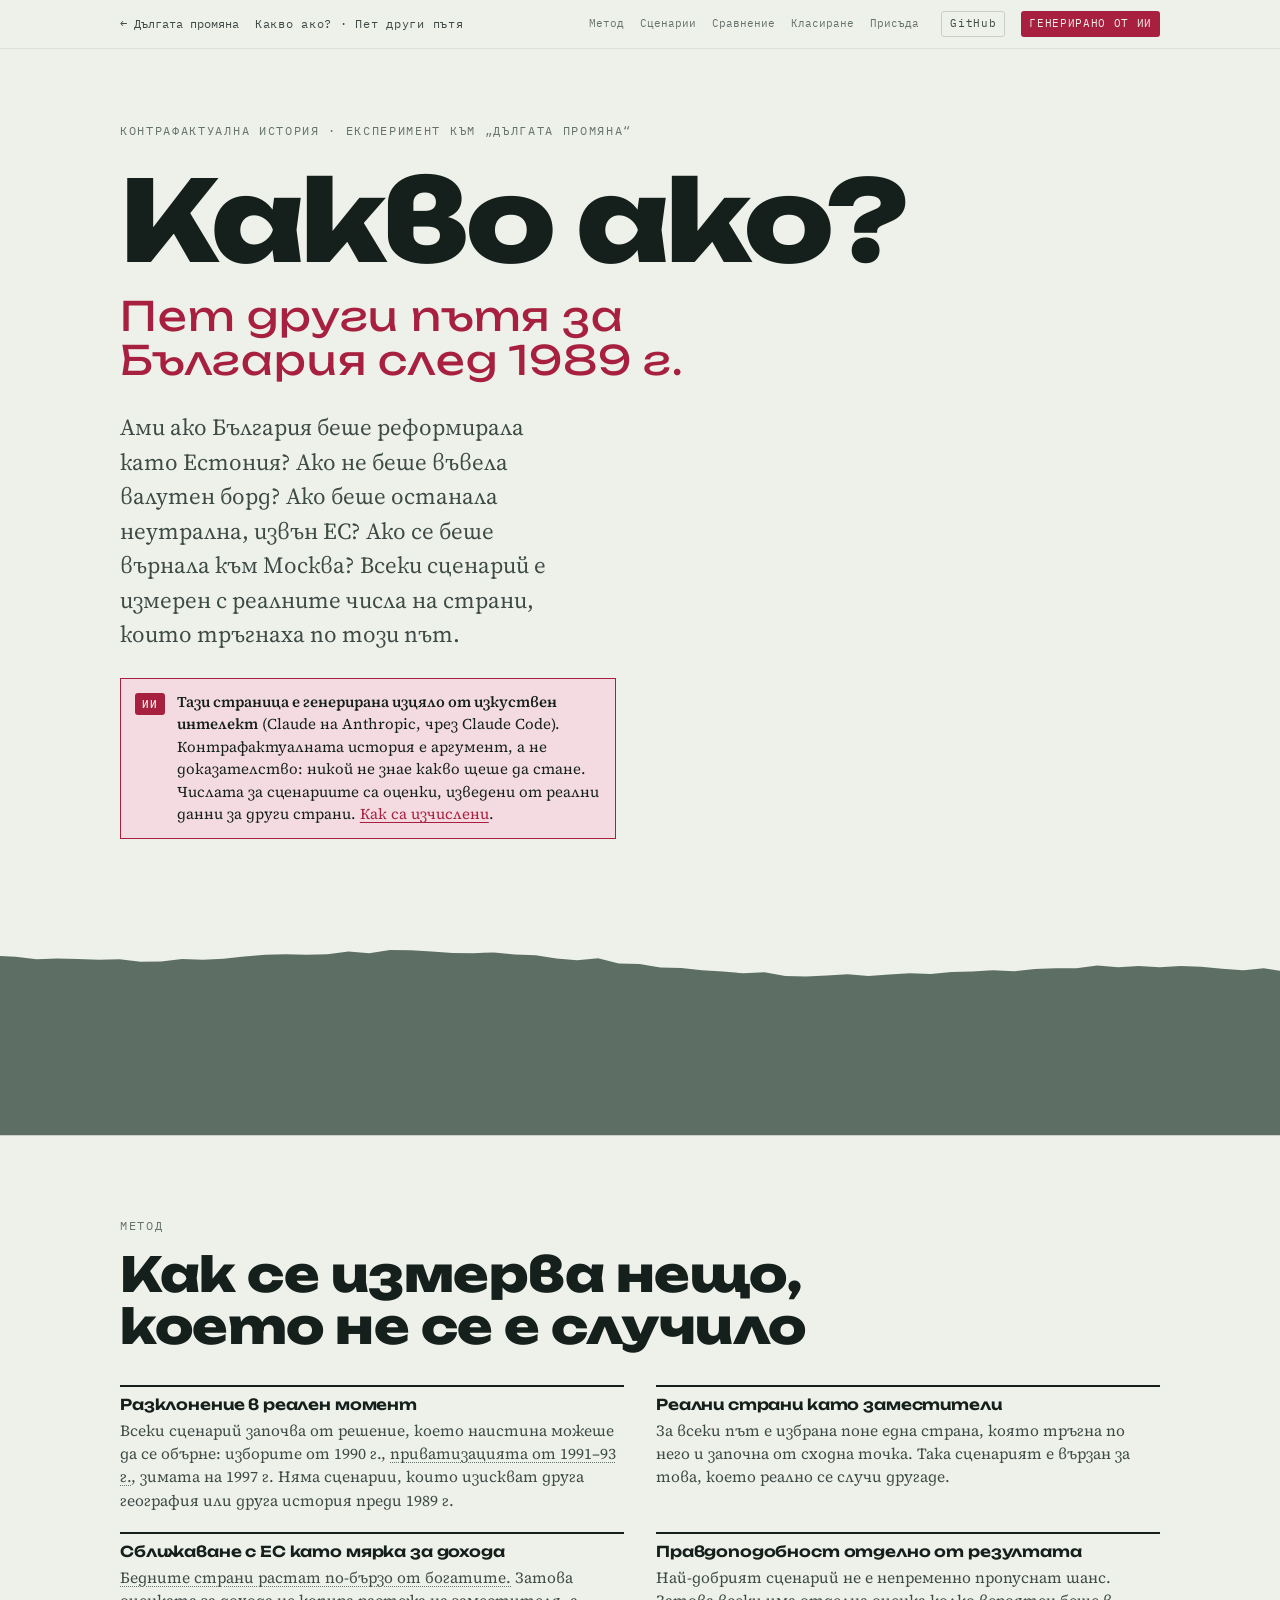
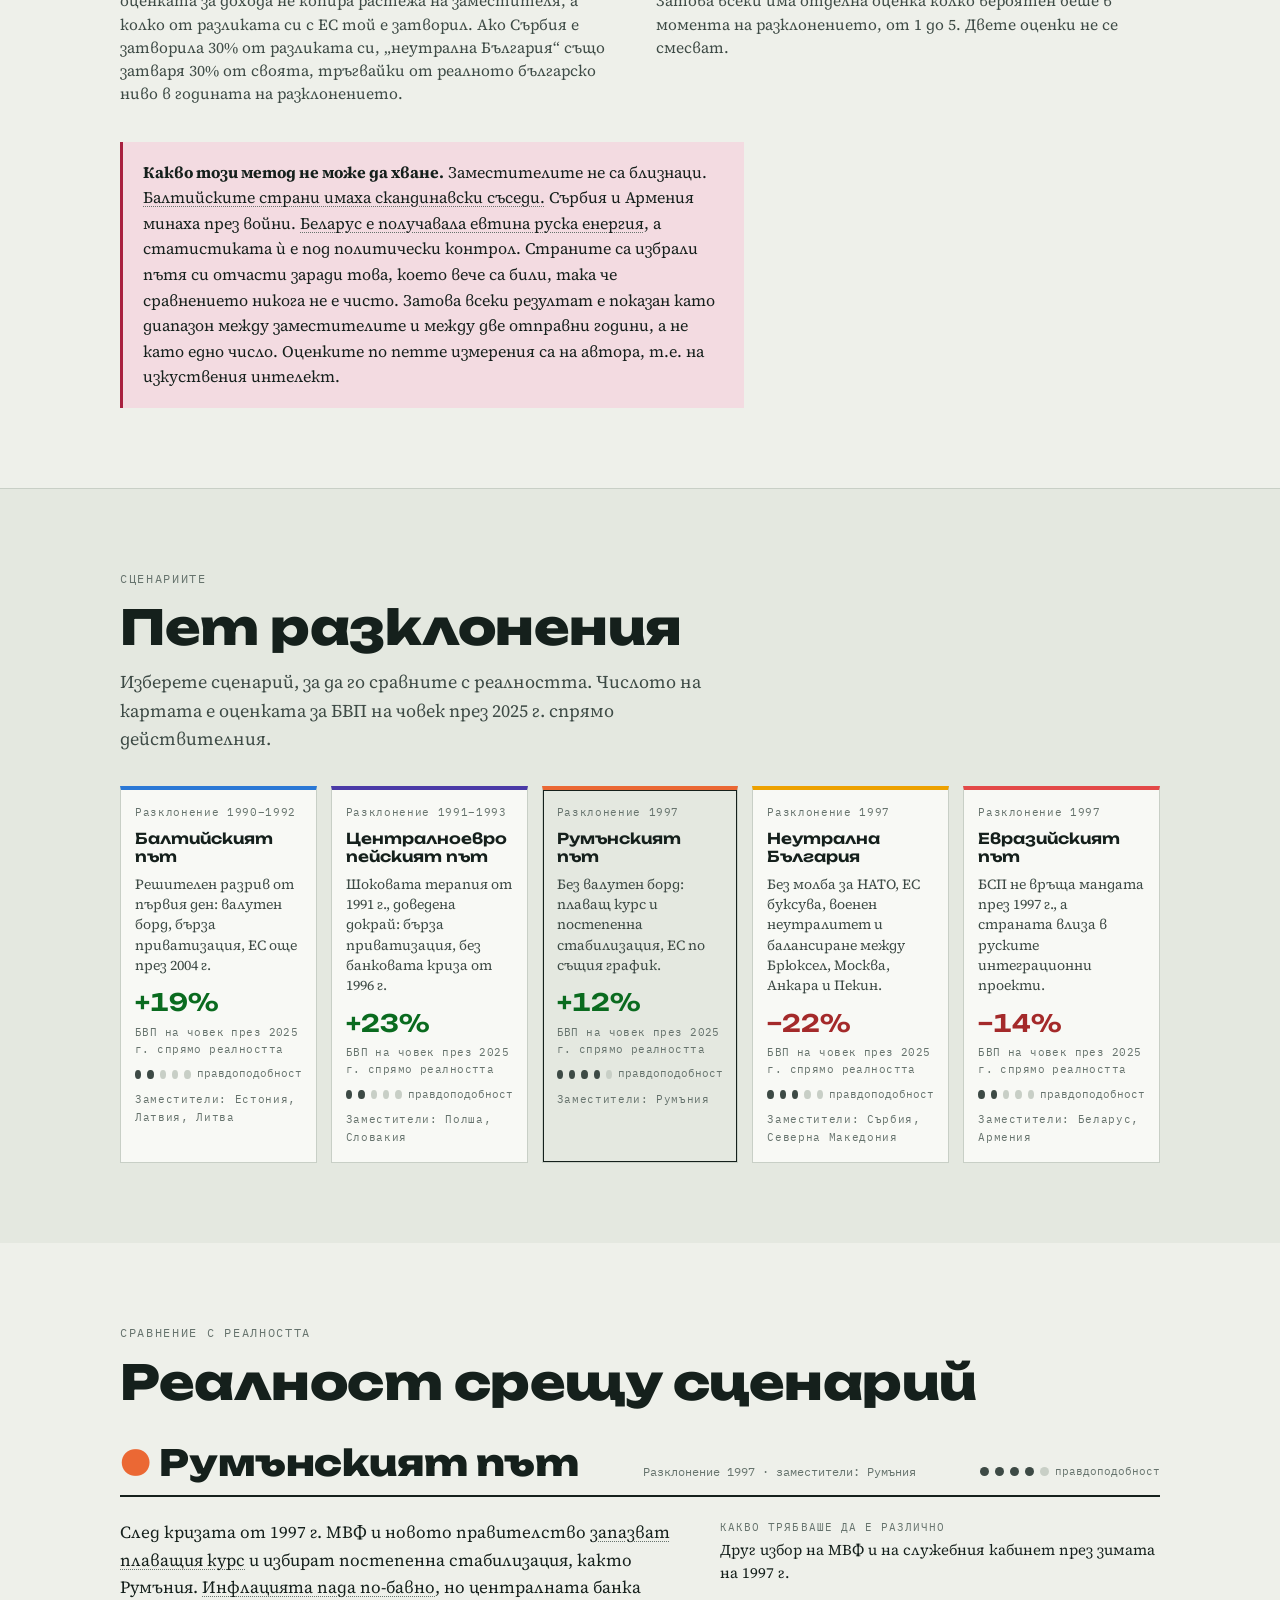
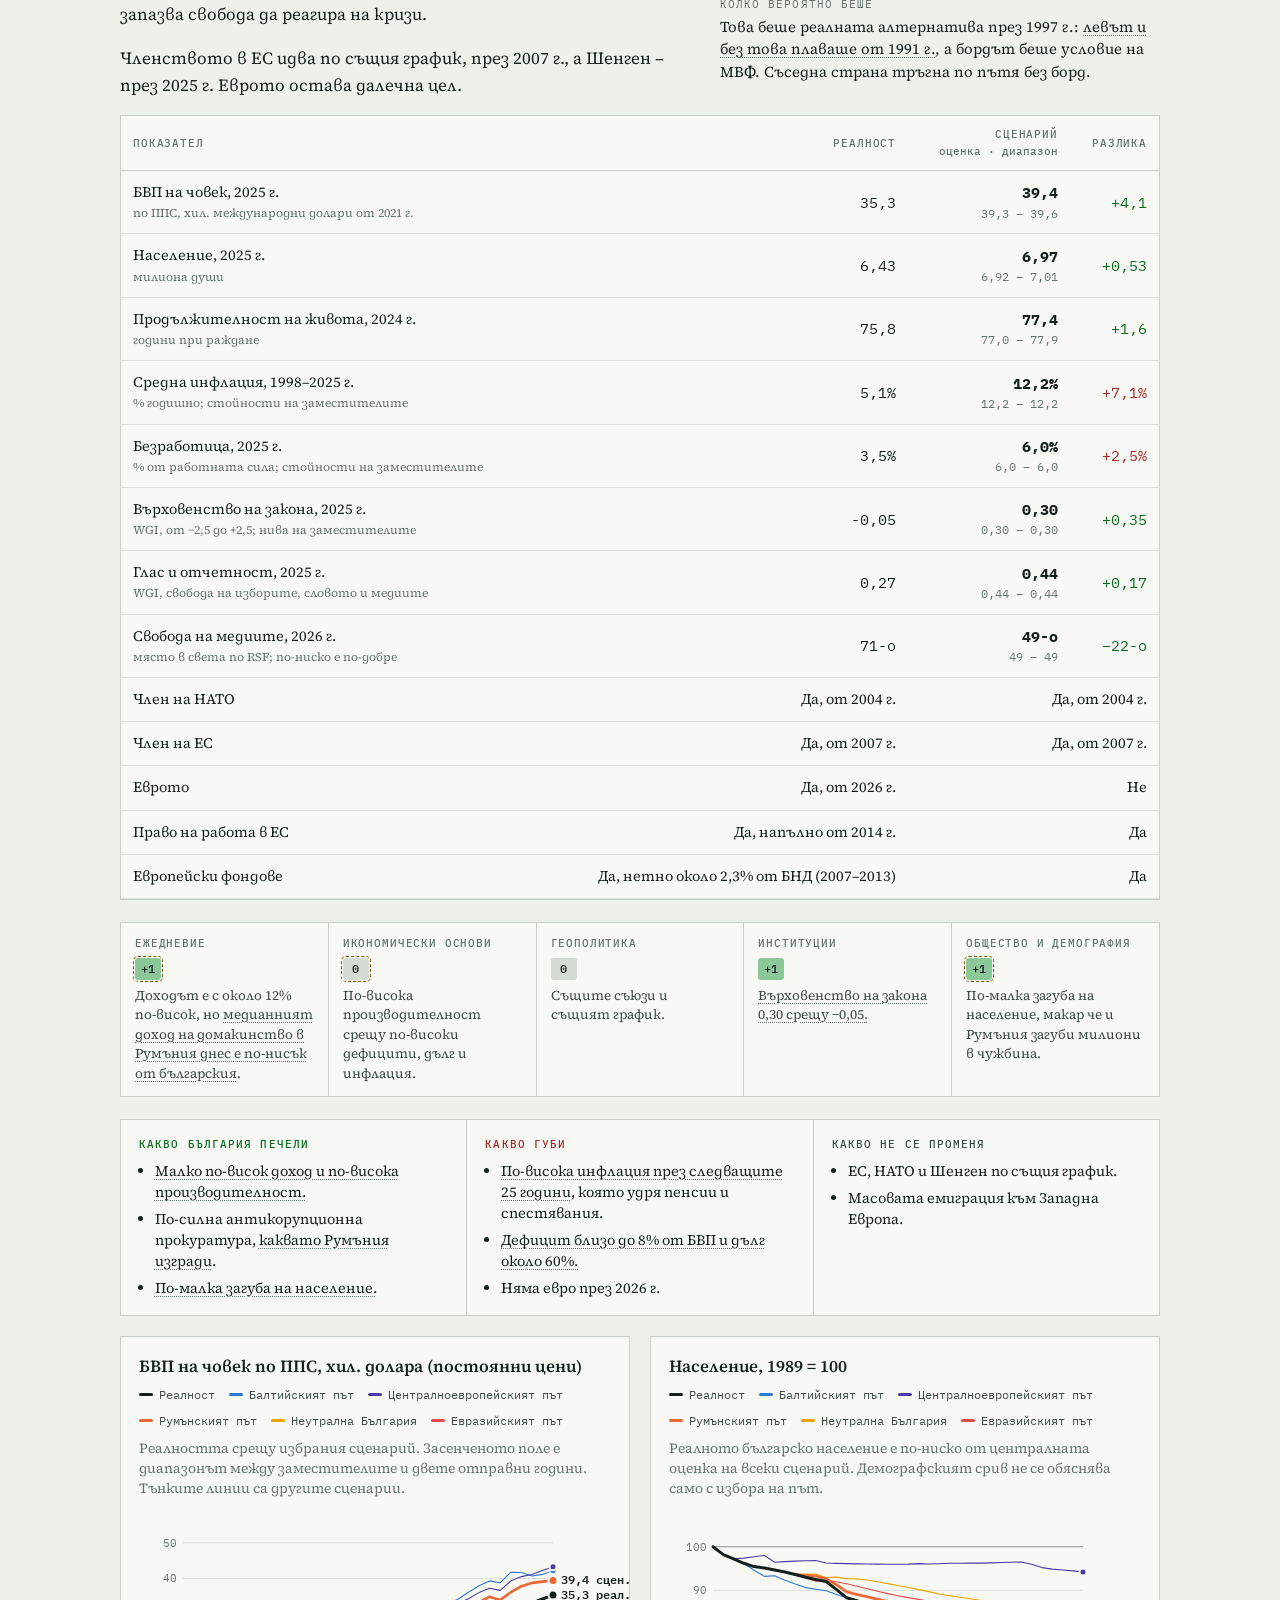
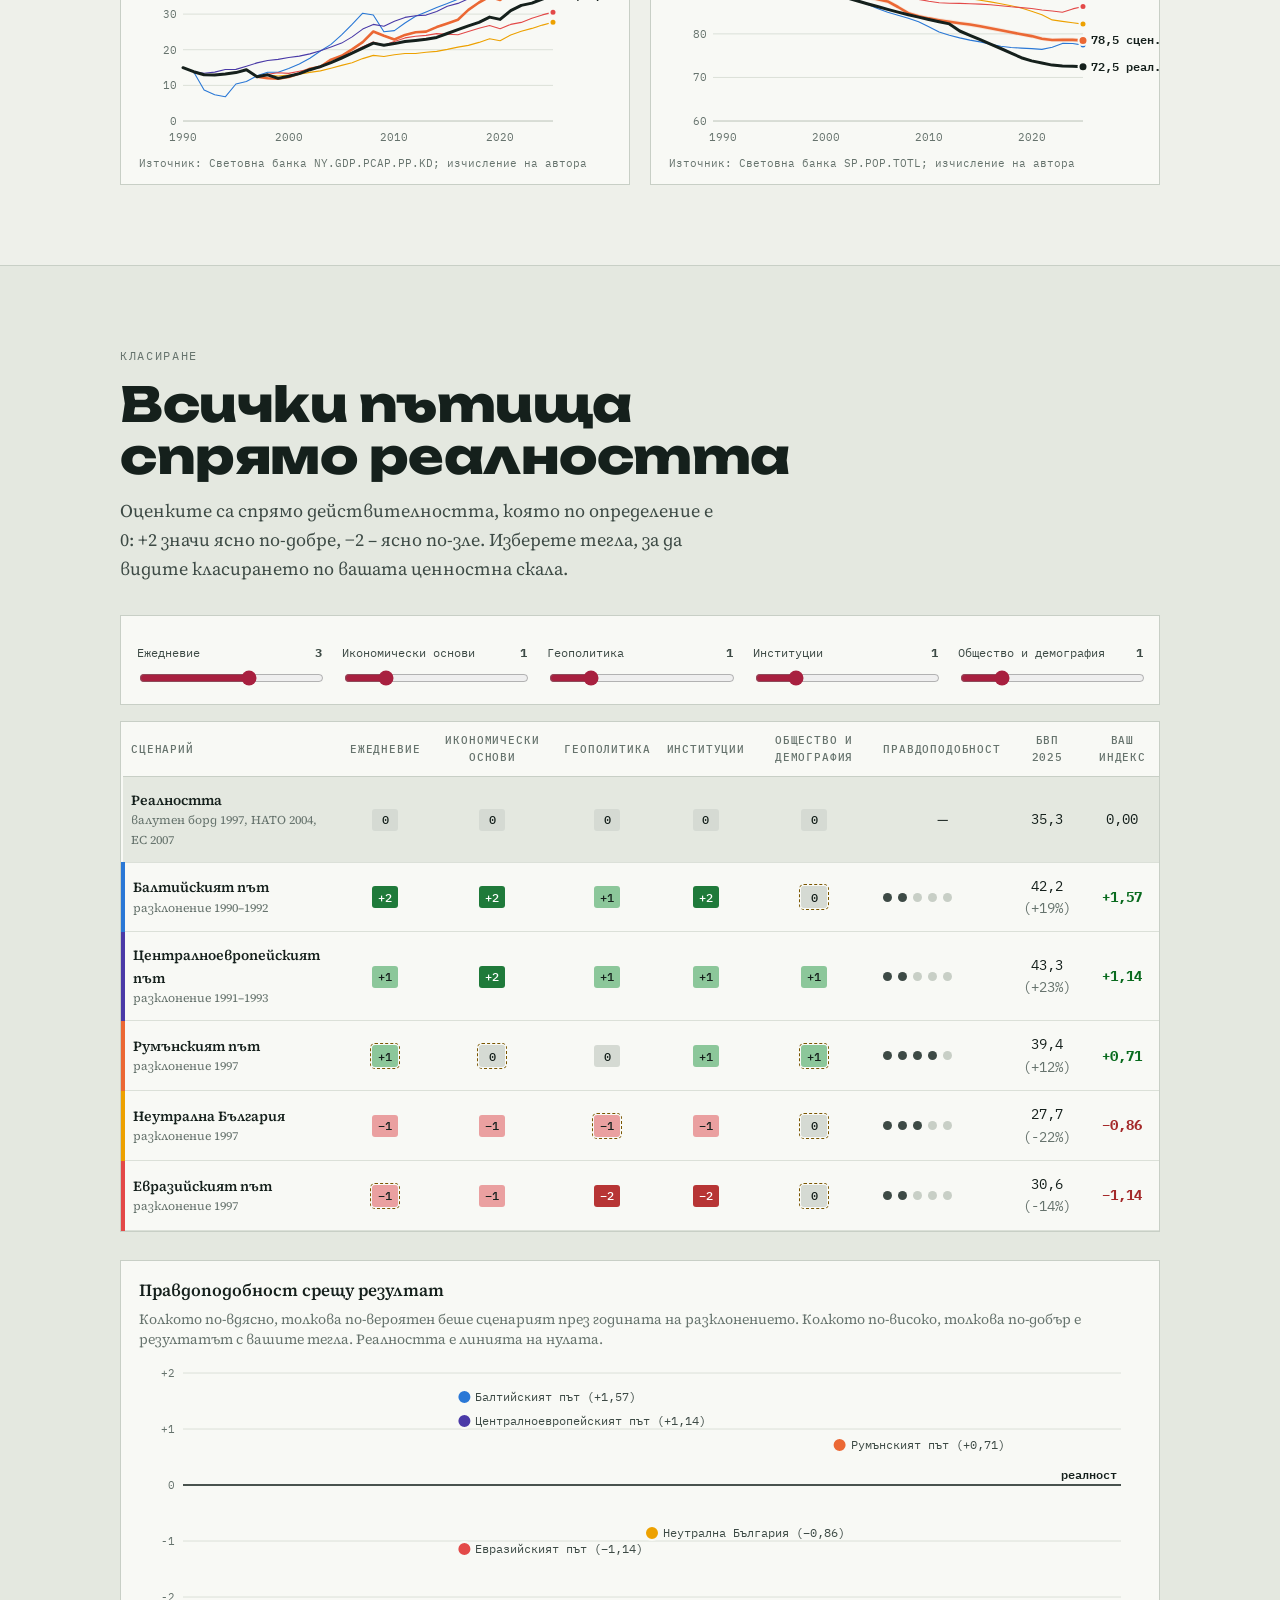
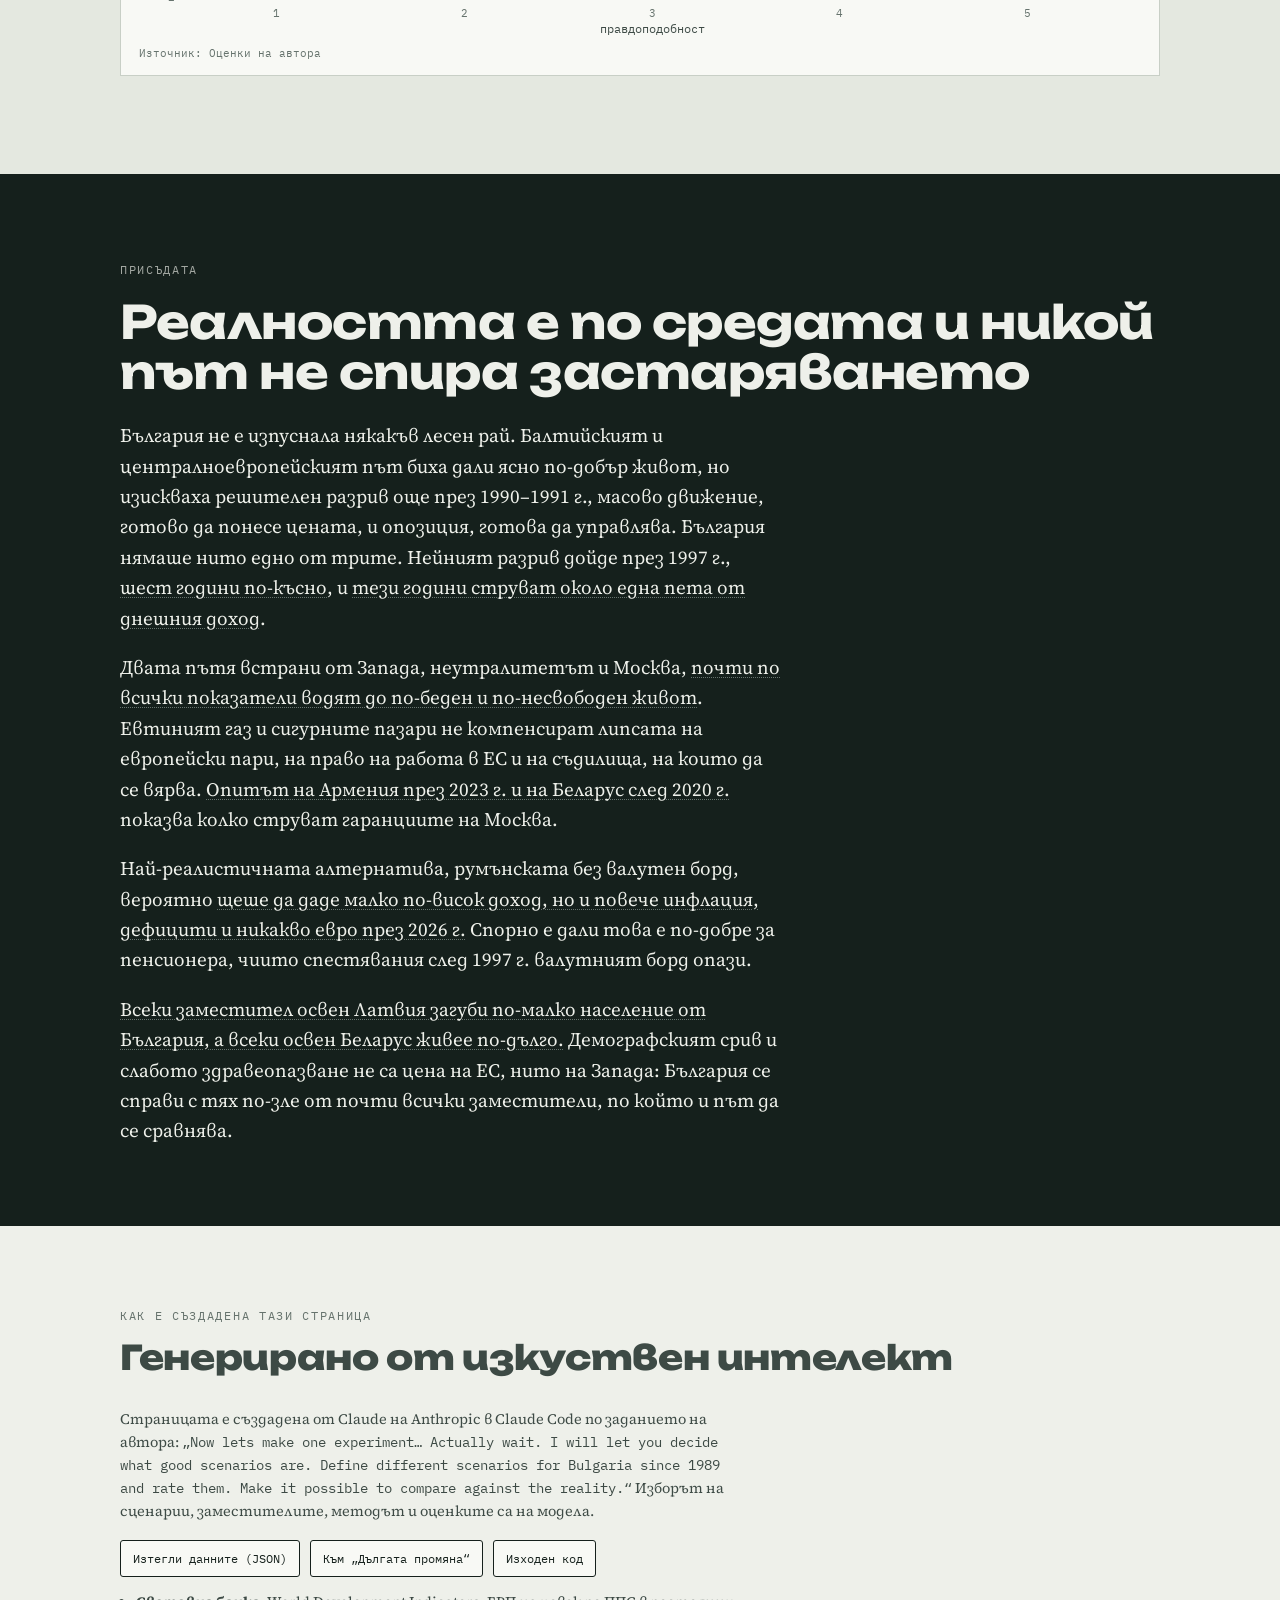
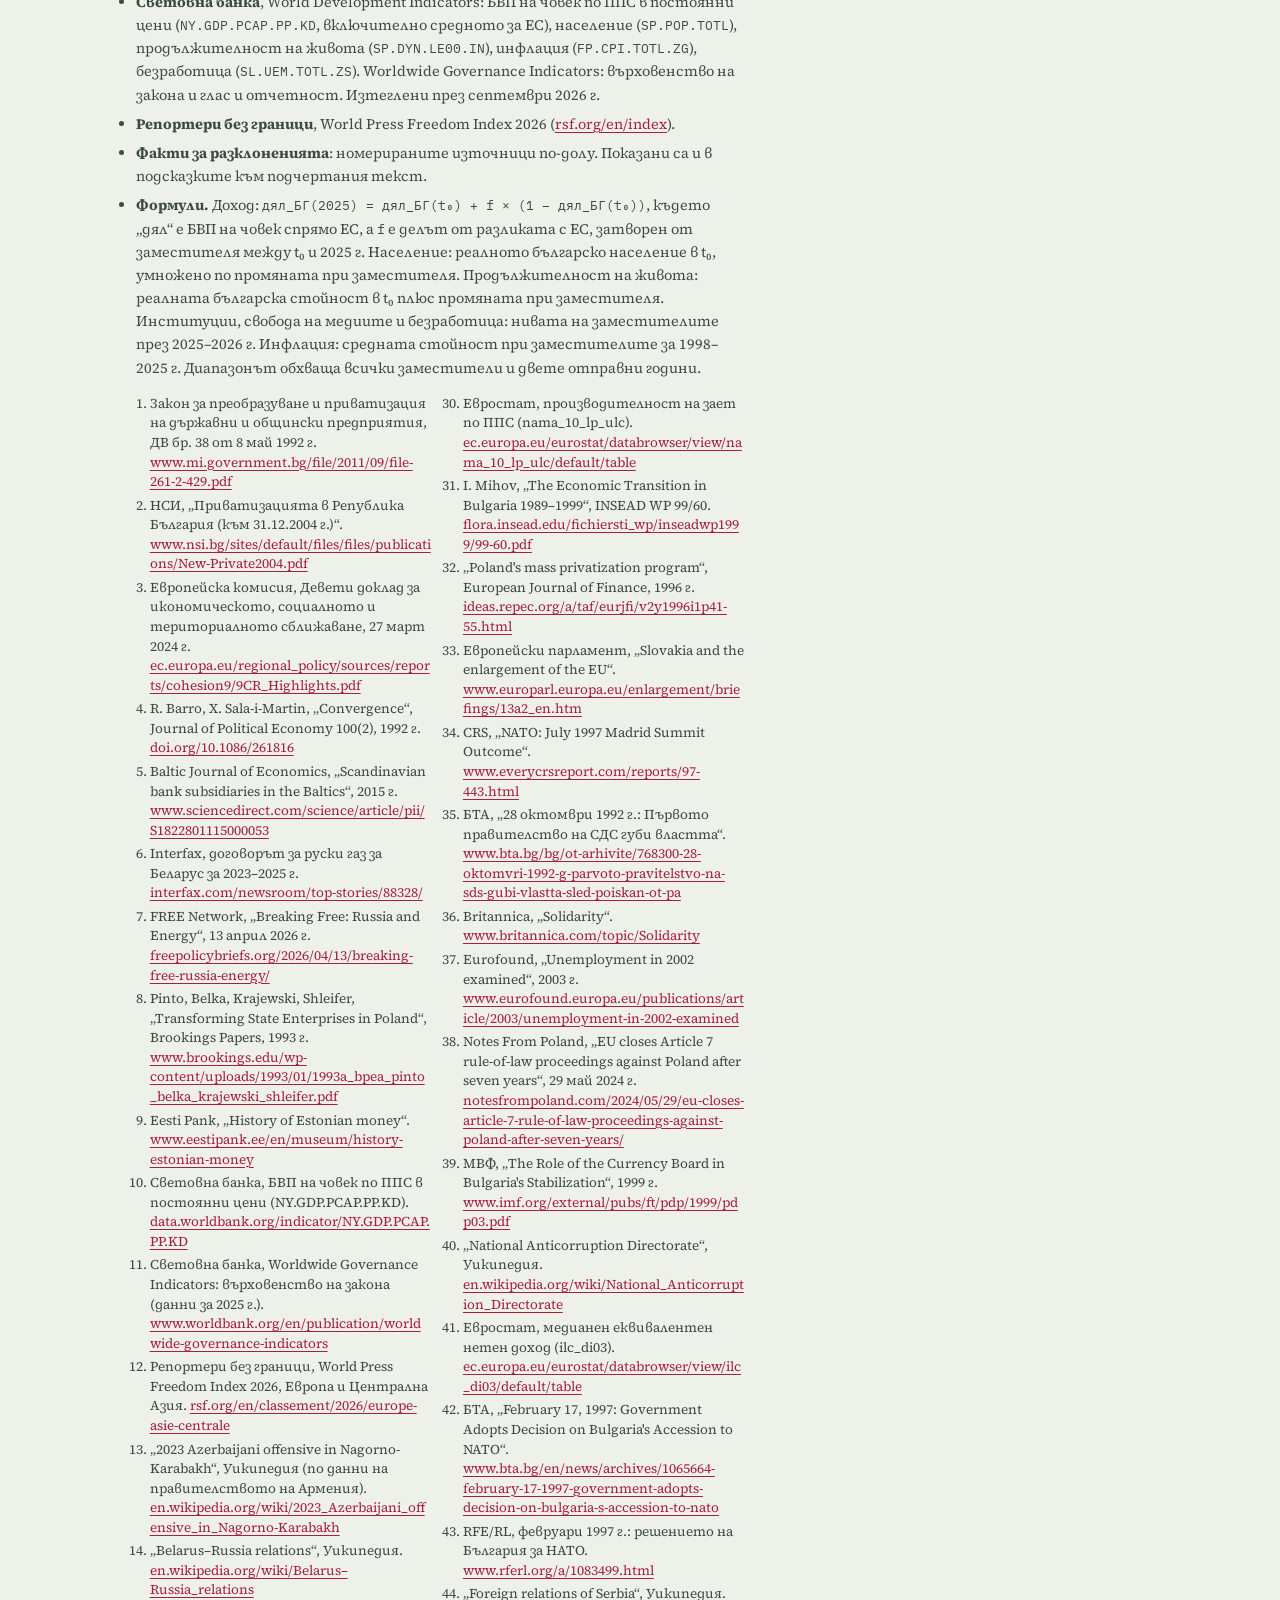
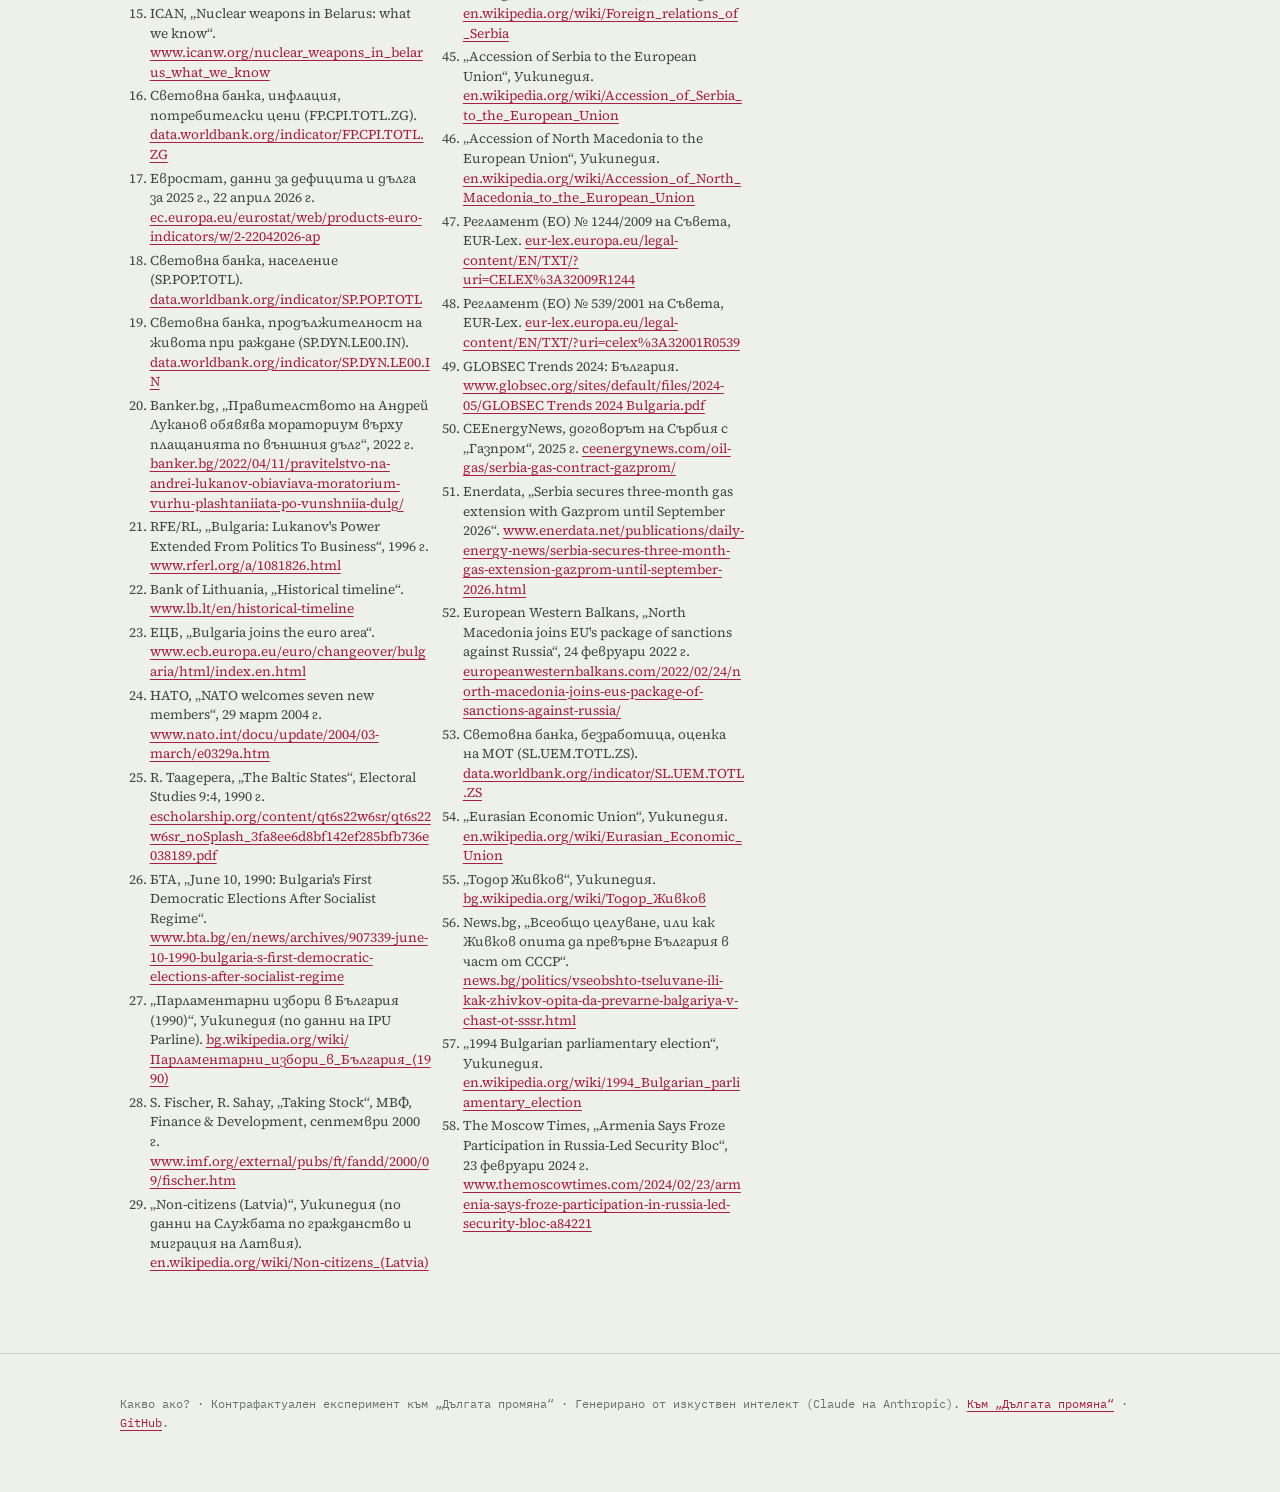
<file: what-if/index.html>
<!doctype html>
<html lang="bg">
<head>
<meta charset="utf-8">
<meta name="viewport" content="width=device-width, initial-scale=1, viewport-fit=cover">
<title>Какво ако? · България след 1989 г.</title>
<meta name="description" content="Контрафактуална история: пет други пътя, по които България можеше да тръгне след 1989 г., оценени с данни от реални страни и сравнени с действителността.">
<meta property="og:type" content="website">
<meta property="og:url" content="https://dobrinov.github.io/history-book-2050/what-if/">
<meta property="og:title" content="Какво ако? · България след 1989 г.">
<meta property="og:description" content="Контрафактуална история: пет други пътя, по които България можеше да тръгне след 1989 г., оценени с данни от реални страни и сравнени с действителността.">
<meta property="og:image" content="https://dobrinov.github.io/history-book-2050/og.png">
<meta property="og:image:width" content="1200">
<meta property="og:image:height" content="630">
<meta property="og:image:alt" content="Знамето на България">
<meta name="twitter:card" content="summary_large_image">
<link rel="icon" href="/history-book-2050/favicon.svg" type="image/svg+xml">
<link rel="icon" href="/history-book-2050/favicon.png" type="image/png" sizes="32x32">
<link rel="apple-touch-icon" href="/history-book-2050/apple-touch-icon.png">
<!-- Privacy-friendly analytics by Plausible -->
<script async src="https://stats.aparatnata.com/js/pa-sUB6-fMB07ajuNd_eKYAP.js"></script>
<script>
  window.plausible=window.plausible||function(){(plausible.q=plausible.q||[]).push(arguments)},plausible.init=plausible.init||function(i){plausible.o=i||{}};
  plausible.init()
</script>
<link rel="preconnect" href="https://fonts.googleapis.com">
<link rel="preconnect" href="https://fonts.gstatic.com" crossorigin>
<link rel="stylesheet" href="https://fonts.googleapis.com/css2?family=Unbounded:wght@400;600;800&family=Source+Serif+4:ital,opsz,wght@0,8..60,400;0,8..60,600;1,8..60,400&family=IBM+Plex+Mono:wght@400;500&display=swap">
<style>
:root{
  --paper:#eef0ea; --paper-2:#e4e8e0; --card:#f8f9f5; --ink:#15201c; --ink-2:#3d4a45; --muted:#66736d; --line:#c8cfc6; --line-soft:#dbe0d8;
  --rose:#a8203f; --rose-soft:#f3dbe1;
  --mtn-1:#cfd6cc; --mtn-2:#b3bfb3; --mtn-3:#8e9e92; --mtn-4:#5d6f65;
  --s-blue:#2a78d6; --s-orange:#eb6834; --s-aqua:#1baf7a; --s-red:#e34948; --s-yellow:#eda100; --s-magenta:#e87ba4; --s-violet:#4a3aa7; --s-grey:#9aa39e;
  --ref:#7c8580;
  --good:#0ca30c; --warn:#fab219; --bad:#d03b3b; --good-ink:#0a6b1f; --bad-ink:#a42a2a; --warn-ink:#7a5600;
  --f-display:"Unbounded","Arial Black",system-ui,sans-serif;
  --f-body:"Source Serif 4",Georgia,"Times New Roman",serif;
  --f-mono:"IBM Plex Mono",ui-monospace,Menlo,Consolas,monospace;
}
@media (prefers-color-scheme: dark){
  :root:not([data-theme="light"]){
    color-scheme:dark;
    --paper:#101614; --paper-2:#151d1a; --card:#18211e; --ink:#e6ece8; --ink-2:#c3ccc7; --muted:#95a19b; --line:#33403b; --line-soft:#26302c;
    --rose:#f06d8e; --rose-soft:#3a1d26;
    --mtn-1:#1b2522; --mtn-2:#22302b; --mtn-3:#2d3e37; --mtn-4:#3c5148;
    --s-blue:#3987e5; --s-orange:#d95926; --s-aqua:#199e70; --s-red:#e66767; --s-yellow:#c98500; --s-magenta:#d55181; --s-violet:#9085e9; --s-grey:#6f7a75;
    --ref:#8f9994;
    --good-ink:#5fd46a; --bad-ink:#ff8c8c; --warn-ink:#f5c451;
  }
}
:root[data-theme="dark"]{
  color-scheme:dark;
  --paper:#101614; --paper-2:#151d1a; --card:#18211e; --ink:#e6ece8; --ink-2:#c3ccc7; --muted:#95a19b; --line:#33403b; --line-soft:#26302c;
  --rose:#f06d8e; --rose-soft:#3a1d26;
  --mtn-1:#1b2522; --mtn-2:#22302b; --mtn-3:#2d3e37; --mtn-4:#3c5148;
  --s-blue:#3987e5; --s-orange:#d95926; --s-aqua:#199e70; --s-red:#e66767; --s-yellow:#c98500; --s-magenta:#d55181; --s-violet:#9085e9; --s-grey:#6f7a75;
  --ref:#8f9994;
  --good-ink:#5fd46a; --bad-ink:#ff8c8c; --warn-ink:#f5c451;
}
*{box-sizing:border-box}
html{scroll-behavior:smooth;overflow-x:clip}
@media (prefers-reduced-motion: reduce){html{scroll-behavior:auto}}
body{background:var(--paper);color:var(--ink);font-family:var(--f-body);font-size:18px;line-height:1.6;margin:0;overflow-x:clip}
a{color:var(--rose);text-underline-offset:3px}
a:focus-visible,button:focus-visible,[tabindex]:focus-visible{outline:2px solid var(--rose);outline-offset:3px;border-radius:2px}
h1,h2,h3{font-family:var(--f-display);text-wrap:balance;margin:0;line-height:1.08;letter-spacing:-.01em}
p{margin:0}
.mono{font-family:var(--f-mono);font-variant-numeric:tabular-nums}
.eyebrow{font-family:var(--f-mono);font-size:12px;letter-spacing:.14em;text-transform:uppercase;color:var(--muted)}
.wrap{max-width:1120px;margin-inline:auto;padding-inline:clamp(16px,4vw,40px)}
.prose{max-width:66ch}
.prose p+p{margin-top:1em}

/* ---------- sticky chronometer ---------- */
.chrono{position:sticky;top:env(safe-area-inset-top,0px);z-index:20;background:color-mix(in srgb,var(--paper) 88%,transparent);backdrop-filter:blur(8px);-webkit-backdrop-filter:blur(8px);border-bottom:1px solid var(--line-soft)}
.chrono-in{display:flex;align-items:center;gap:16px;min-height:48px}
.chrono-year{font-family:var(--f-display);font-weight:800;font-size:22px;font-variant-numeric:tabular-nums;min-width:3.2em;color:var(--rose)}
.chrono-year.range{font-size:15px;font-weight:600;min-width:0;white-space:nowrap}
.chrono-label{font-family:var(--f-mono);font-size:12px;letter-spacing:.06em;color:var(--ink-2);white-space:nowrap;overflow:hidden;text-overflow:ellipsis;flex:1;min-width:0}
.chrono-nav{display:flex;gap:4px}
.chrono-nav a{font-family:var(--f-mono);font-size:11px;color:var(--muted);text-decoration:none;padding:4px 6px;border-radius:3px}
.chrono-nav a:hover{color:var(--ink);background:var(--paper-2)}
.chrono-bar{position:absolute;left:0;bottom:-1px;height:2px;background:var(--rose);width:0}
@media (max-width:720px){.chrono-nav{display:none}}

/* ---------- hero ---------- */
.hero{position:relative;overflow:clip;padding-block:72px 0}
.hero-kicker{display:flex;flex-wrap:wrap;gap:8px 20px;align-items:baseline}
.hero h1{font-size:clamp(44px,9vw,112px);font-weight:800;margin-top:20px;letter-spacing:-.03em}
.hero h1 .cyr{display:block;font-weight:400;font-size:.36em;letter-spacing:.02em;color:var(--rose);margin-top:.35em}
.hero-lede{font-size:clamp(19px,2.2vw,23px);line-height:1.5;margin-top:28px;max-width:40ch;color:var(--ink-2)}
.hero-sign{margin-top:22px;font-style:italic;color:var(--muted);font-size:16px}
.mountains{position:relative;height:clamp(150px,22vw,260px);margin-top:36px;pointer-events:none}
.mountains svg{position:absolute;left:-2%;width:104%;bottom:0;height:100%;will-change:transform}
.hero-years{position:absolute;right:clamp(16px,4vw,40px);top:84px;font-family:var(--f-display);font-weight:800;font-size:clamp(28px,5vw,64px);line-height:.95;text-align:right;color:transparent;-webkit-text-stroke:1.2px var(--line);will-change:transform}
@media (max-width:720px){.hero-years{display:none}}

/* ---------- KPI band ---------- */
.band{background:var(--mtn-4);color:#f2f5f1;padding-block:44px}
.band .eyebrow{color:#c9d4cd}
.kpis{display:grid;grid-template-columns:repeat(4,minmax(0,1fr));gap:1px;background:rgba(255,255,255,.14);margin-top:20px;border:1px solid rgba(255,255,255,.14)}
.kpi{background:var(--mtn-4);padding:18px 18px 16px;display:flex;flex-direction:column;gap:6px}
.kpi-name{font-family:var(--f-mono);font-size:11px;letter-spacing:.1em;text-transform:uppercase;color:#c9d4cd}
.kpi-row{display:flex;align-items:baseline;gap:10px;flex-wrap:wrap;font-variant-numeric:tabular-nums}
.kpi-from{font-family:var(--f-mono);font-size:15px;color:#c9d4cd;text-decoration:line-through;text-decoration-color:rgba(255,255,255,.35)}
.kpi-to{font-family:var(--f-display);font-weight:600;font-size:28px;line-height:1}
.kpi-note{font-size:13px;color:#d7e0da;line-height:1.35}
@media (max-width:900px){.kpis{grid-template-columns:repeat(2,minmax(0,1fr))}}
@media (max-width:420px){.kpi-to{font-size:24px}}

/* ---------- method ---------- */
.section{padding-block:80px}
.section h2{font-size:clamp(28px,4.4vw,48px);font-weight:800}
.sect-head{display:flex;flex-direction:column;gap:14px;margin-bottom:32px}
.method-grid{display:grid;grid-template-columns:repeat(3,minmax(0,1fr));gap:28px 32px;margin-top:36px}
.method-item{border-top:2px solid var(--ink);padding-top:12px;display:flex;flex-direction:column;gap:6px}
.method-item h3{font-size:15px;font-weight:600;letter-spacing:.01em}
.method-item p{font-size:15.5px;color:var(--ink-2);line-height:1.5}
.method-item .src{font-family:var(--f-mono);font-size:11.5px;color:var(--muted)}
@media (max-width:860px){.method-grid{grid-template-columns:1fr 1fr}}
@media (max-width:560px){.method-grid{grid-template-columns:1fr}}
.callout{margin-top:36px;padding:18px 20px;border-left:3px solid var(--rose);background:var(--rose-soft);font-size:16px;max-width:78ch}

/* ---------- chapters ---------- */
.chapter{position:relative;overflow:clip;padding-block:96px 88px;border-top:1px solid var(--line)}
.chapter:nth-of-type(even){background:var(--paper-2)}
.bgyear{position:absolute;right:-2vw;top:40px;font-family:var(--f-display);font-weight:800;font-size:clamp(120px,26vw,340px);line-height:.8;color:transparent;-webkit-text-stroke:1.5px var(--line);letter-spacing:-.04em;pointer-events:none;user-select:none;will-change:transform;z-index:0}
.chapter .wrap{position:relative;z-index:1}
.ch-grid{display:grid;grid-template-columns:180px minmax(0,1fr);gap:40px}
.ch-side{display:flex;flex-direction:column;gap:14px;align-self:start;position:sticky;top:80px}
.ch-num{font-family:var(--f-mono);font-size:13px;color:var(--rose);letter-spacing:.1em}
.ch-range{font-family:var(--f-display);font-weight:600;font-size:26px;line-height:1.05;font-variant-numeric:tabular-nums}
.ch-people{display:flex;flex-direction:column;gap:6px;font-size:14px;color:var(--ink-2);line-height:1.35}
.ch-people b{font-weight:600;color:var(--ink)}
.ch-main{display:flex;flex-direction:column;gap:28px;min-width:0}
.ch-main h2{font-size:clamp(30px,4.6vw,54px);font-weight:800}
.ch-sub{font-style:italic;color:var(--ink-2);font-size:20px;margin-top:10px;max-width:52ch}
@media (max-width:860px){.ch-grid{grid-template-columns:1fr;gap:20px}.ch-side{position:static;flex-direction:row;flex-wrap:wrap;align-items:baseline;gap:8px 18px}.ch-people{flex-direction:row;flex-wrap:wrap;gap:4px 14px}}

.events{list-style:none;padding:0;margin:0;border-left:1px solid var(--line);display:flex;flex-direction:column;gap:14px}
.events li{position:relative;padding-left:22px;font-size:16.5px;line-height:1.5;max-width:70ch}
.events li::before{content:"";position:absolute;left:-5px;top:.55em;width:9px;height:9px;border-radius:50%;background:var(--paper);border:2px solid var(--rose)}
.events time{font-family:var(--f-mono);font-size:12.5px;color:var(--rose);display:block;letter-spacing:.04em}

.ledger{display:grid;grid-template-columns:1fr 1fr;gap:1px;background:var(--line);border:1px solid var(--line)}
.ledger>div{background:var(--card);padding:18px 20px;display:flex;flex-direction:column;gap:10px}
.ledger h3{font-family:var(--f-mono);font-weight:500;font-size:12px;letter-spacing:.12em;text-transform:uppercase;display:flex;align-items:center;gap:8px}
.ledger ul{margin:0;padding-left:1.1em;display:flex;flex-direction:column;gap:8px;font-size:15.5px;line-height:1.45}
.ledger .up h3{color:var(--good-ink)} .ledger .down h3{color:var(--bad-ink)}
.ledger .up li::marker{color:var(--good)} .ledger .down li::marker{color:var(--bad)}
.ico{display:inline-grid;place-items:center;width:18px;height:18px;border-radius:50%;font-size:11px;font-family:var(--f-mono);color:#fff;flex:none}
.ico.good{background:var(--good)} .ico.bad{background:var(--bad)} .ico.warn{background:var(--warn);color:#241a00}
@media (max-width:640px){.ledger{grid-template-columns:1fr}}

/* ---------- figures (charts) ---------- */
.fig{background:var(--card);border:1px solid var(--line);padding:18px 18px 12px;display:flex;flex-direction:column;gap:8px}
.fig-head{display:flex;flex-wrap:wrap;justify-content:space-between;gap:6px 16px;align-items:baseline}
.fig-title{font-family:var(--f-body);font-weight:600;font-size:17px;line-height:1.3}
.fig-cap{font-size:14px;color:var(--muted);line-height:1.45}
.fig-src{font-family:var(--f-mono);font-size:11px;color:var(--muted)}
.legend{display:flex;flex-wrap:wrap;gap:6px 14px;font-family:var(--f-mono);font-size:12px;color:var(--ink-2)}
.legend span{display:inline-flex;align-items:center;gap:6px}
.legend i{display:inline-block;width:14px;height:3px;border-radius:2px}
.legend i.dash{background:repeating-linear-gradient(90deg,var(--ref) 0 4px,transparent 4px 7px)!important}
.legend i.sq{width:10px;height:10px;border-radius:2px}
.chart{position:relative;width:100%;min-height:200px}
.chart svg{display:block;width:100%;overflow:visible}
.chart text{font-family:var(--f-mono);font-size:11px;fill:var(--muted)}
.chart .lbl{fill:var(--ink-2);font-size:11.5px}
.chart .grid{stroke:var(--line-soft);stroke-width:1}
.chart .axis{stroke:var(--line);stroke-width:1}
.chart .band-hl{fill:var(--rose);opacity:.08}
.chart .band-lbl{fill:var(--rose);font-size:10.5px;letter-spacing:.06em}
.chart .xh{stroke:var(--ink-2);stroke-width:1;stroke-dasharray:2 3}
.fig-two{display:grid;grid-template-columns:1fr 1fr;gap:20px}
@media (max-width:760px){.fig-two{grid-template-columns:1fr}}
details.table-view{font-size:13px}
details.table-view summary{cursor:pointer;font-family:var(--f-mono);font-size:11.5px;color:var(--muted);letter-spacing:.04em}
details.table-view .tv{overflow-x:auto;max-height:260px;margin-top:8px}
details.table-view table{border-collapse:collapse;font-family:var(--f-mono);font-size:12px;font-variant-numeric:tabular-nums}
details.table-view td,details.table-view th{padding:3px 10px;border-bottom:1px solid var(--line-soft);text-align:right;white-space:nowrap}
details.table-view th{color:var(--muted);font-weight:500;position:sticky;top:0;background:var(--card)}

.tip{position:fixed;z-index:50;pointer-events:none;background:var(--ink);color:var(--paper);font-family:var(--f-mono);font-size:12px;line-height:1.45;padding:8px 10px;border-radius:4px;max-width:280px;box-shadow:0 6px 20px rgba(0,0,0,.18);font-variant-numeric:tabular-nums}
.tip b{font-weight:500;display:block;margin-bottom:2px;font-size:12.5px}
.tip .r{display:flex;gap:8px;align-items:center;justify-content:space-between}
.tip .r span:first-child{display:inline-flex;gap:6px;align-items:center}
.tip i{width:8px;height:8px;border-radius:50%;display:inline-block;border:1px solid rgba(255,255,255,.4)}
.tip.prose{font-family:var(--f-body);font-size:14px;line-height:1.5;max-width:340px;padding:10px 12px}
.tip.prose .s{display:block;margin-top:6px;font-family:var(--f-mono);font-size:11px;opacity:.72}
.fact{text-decoration:underline dotted var(--muted);text-decoration-thickness:1px;text-underline-offset:3px;cursor:help}
.fact:hover{text-decoration-color:var(--ink)}
.fact:focus-visible{outline:2px solid var(--rose);outline-offset:2px;border-radius:2px}

.pull{font-family:var(--f-display);font-weight:400;font-size:clamp(20px,2.6vw,28px);line-height:1.3;border-top:2px solid var(--ink);border-bottom:1px solid var(--line);padding-block:18px;max-width:34ch}
.pull .mono{color:var(--rose)}

/* ---------- scorecard ---------- */
.chips{display:flex;flex-wrap:wrap;gap:8px}
.chip{font-family:var(--f-mono);font-size:12px;border:1px solid var(--line);background:var(--card);color:var(--ink-2);padding:6px 11px;border-radius:999px;cursor:pointer}
.chip[aria-pressed="true"]{background:var(--ink);color:var(--paper);border-color:var(--ink)}
.chip i{display:inline-block;width:8px;height:8px;border-radius:2px;margin-right:6px;vertical-align:0}
.tablewrap{overflow-x:auto;border:1px solid var(--line);background:var(--card);margin-top:16px}
table.score{border-collapse:collapse;width:100%;min-width:860px;font-size:14.5px}
table.score th{font-family:var(--f-mono);font-weight:500;font-size:11px;letter-spacing:.08em;text-transform:uppercase;color:var(--muted);text-align:left;padding:12px 12px;border-bottom:1px solid var(--line);white-space:nowrap}
table.score th button{all:unset;cursor:pointer}
table.score th button:focus-visible{outline:2px solid var(--rose)}
table.score th[aria-sort] button::after{content:" ↕";opacity:.5}
table.score th[aria-sort="ascending"] button::after{content:" ↑";opacity:1}
table.score th[aria-sort="descending"] button::after{content:" ↓";opacity:1}
table.score td{padding:12px;border-bottom:1px solid var(--line-soft);vertical-align:top;line-height:1.4}
table.score td.num{font-family:var(--f-mono);font-variant-numeric:tabular-nums;text-align:right;white-space:nowrap}
table.score .pm{font-weight:600}
table.score .pm small{display:block;font-weight:400;color:var(--muted);font-size:12.5px}
table.score .fam,table.score .verdict{white-space:normal;align-items:flex-start}
table.score .fam i,table.score .verdict .ico{margin-top:3px}
table.score tr:not(.why-row) td{border-bottom:0;padding-bottom:4px}
table.score .why{font-size:14px;color:var(--ink-2);padding-top:0;padding-bottom:14px;max-width:none}
table.score .why-lbl{font-family:var(--f-mono);font-size:11px;letter-spacing:.06em;text-transform:uppercase;color:var(--muted)}
.fam{display:inline-flex;align-items:center;gap:6px;font-family:var(--f-mono);font-size:11.5px;white-space:nowrap}
.fam i{width:9px;height:9px;border-radius:2px;display:inline-block}
.verdict{display:inline-flex;align-items:center;gap:6px;font-family:var(--f-mono);font-size:12px;white-space:nowrap}
.pos{color:var(--good-ink)} .neg{color:var(--bad-ink)}
.ribbon{margin-top:28px}

/* ---------- people ---------- */
.people{display:grid;grid-template-columns:repeat(3,minmax(0,1fr));gap:18px;margin-top:20px}
.person{background:var(--card);border:1px solid var(--line);padding:18px;display:flex;flex-direction:column;gap:10px}
.person-top{display:flex;justify-content:space-between;gap:10px;align-items:flex-start}
.person h3{font-family:var(--f-body);font-size:19px;font-weight:600;line-height:1.2}
.person .cyr{font-size:13.5px;color:var(--muted);display:block;margin-top:2px;font-weight:400}
.person .role{font-family:var(--f-mono);font-size:11.5px;color:var(--ink-2);line-height:1.4}
.person dl{margin:0;display:grid;grid-template-columns:auto 1fr;gap:6px 10px;font-size:14px;line-height:1.4}
.person dt{font-family:var(--f-mono);font-size:10.5px;letter-spacing:.08em;text-transform:uppercase;padding-top:2px}
.person dt.g{color:var(--good-ink)} .person dt.b{color:var(--bad-ink)}
.person dd{margin:0;color:var(--ink-2)}
.infl{display:flex;gap:3px;align-items:center}
.infl span{width:10px;height:10px;border-radius:2px;background:var(--line)}
.infl span.on{background:var(--rose)}
@media (max-width:900px){.people{grid-template-columns:1fr 1fr}}
@media (max-width:580px){.people{grid-template-columns:minmax(0,1fr)}}
.person h3{overflow-wrap:anywhere;min-width:0}
.person .role .fam{white-space:normal;align-items:flex-start}
.person .role .fam i{margin-top:3px;flex:none}

/* ---------- final ledger ---------- */
.final{display:grid;grid-template-columns:1fr 1fr;gap:40px}
.final h3{font-size:22px;font-weight:600;display:flex;gap:10px;align-items:center}
.final ol{margin:16px 0 0;padding-left:1.4em;display:flex;flex-direction:column;gap:14px;font-size:16.5px;line-height:1.5}
.final ol li::marker{font-family:var(--f-mono);font-size:13px;color:var(--muted)}
.final li b{font-weight:600}
@media (max-width:760px){.final{grid-template-columns:1fr}}
.verdict-2050{background:var(--ink);color:var(--paper);padding-block:80px}
.verdict-2050 h2{font-size:clamp(28px,4vw,46px)}
.verdict-2050 .prose{font-size:19px;margin-top:24px}
.verdict-2050 .eyebrow{color:color-mix(in srgb,var(--paper) 65%,transparent)}
.sources{font-size:14.5px;color:var(--ink-2)}
.sources ul{padding-left:1.1em;display:flex;flex-direction:column;gap:6px;margin:14px 0 0}
.sources code{font-family:var(--f-mono);font-size:12.5px}
footer{padding-block:40px 60px;font-family:var(--f-mono);font-size:12px;color:var(--muted);border-top:1px solid var(--line)}

.ai-pill{font-family:var(--f-mono);font-size:11px;letter-spacing:.06em;text-transform:uppercase;color:var(--paper);background:var(--rose);padding:4px 8px;border-radius:3px;text-decoration:none;white-space:nowrap}
.ai-pill:hover{filter:brightness(1.1)}
.ai-note{margin-top:26px;display:flex;gap:12px;align-items:flex-start;max-width:62ch;border:1px solid var(--rose);background:var(--rose-soft);padding:12px 14px;font-size:15px;line-height:1.5}
.ai-note b{font-weight:600}
.ai-tag{font-family:var(--f-mono);font-size:11px;font-weight:500;letter-spacing:.08em;background:var(--rose);color:var(--paper);padding:3px 7px;border-radius:3px;flex:none;margin-top:2px}
.prompt-grid{display:grid;grid-template-columns:minmax(0,1.1fr) minmax(0,1fr);gap:28px;margin-top:8px}
.prompt-box{background:var(--card);border:1px solid var(--line);display:flex;flex-direction:column}
.prompt-bar{display:flex;justify-content:space-between;align-items:center;gap:10px;padding:10px 14px;border-bottom:1px solid var(--line);font-family:var(--f-mono);font-size:11.5px;color:var(--muted);letter-spacing:.06em;text-transform:uppercase}
.prompt-box pre{margin:0;padding:16px 18px;font-family:var(--f-mono);font-size:13.5px;line-height:1.6;white-space:pre-wrap;word-break:break-word;color:var(--ink)}
.prompt-box .tr{padding:16px 18px;font-size:15.5px;line-height:1.55;color:var(--ink-2)}
.copy{font-family:var(--f-mono);font-size:11.5px;border:1px solid var(--line);background:var(--paper);color:var(--ink);padding:5px 10px;border-radius:3px;cursor:pointer;text-transform:none;letter-spacing:0}
.followups{margin-top:22px;display:flex;flex-direction:column;gap:10px;font-size:15px;color:var(--ink-2);max-width:78ch}
.followups q{font-family:var(--f-mono);font-size:13px;color:var(--ink);quotes:"„" "“"}
.how{margin-top:22px;font-size:15.5px;color:var(--ink-2);max-width:78ch}
.how li+li{margin-top:6px}
@media (max-width:820px){.prompt-grid{grid-template-columns:1fr}}

/* ================= сравнения, матрица, решения ================= */
:root{--c-bg:var(--rose);--c-ro:var(--s-orange);--c-hr:var(--s-aqua);--c-rs:var(--s-yellow);--c-sk:var(--s-violet);--c-pl:var(--s-blue);--c-eu:var(--ref);
  --sc-p2:#1f7a3a;--sc-p1:#8cc79a;--sc-0:#d5dad3;--sc-m1:#eaa0a0;--sc-m2:#b73535;--sc-ink-p2:#fff;--sc-ink-m2:#fff;--sc-ink:#15201c}
@media (prefers-color-scheme: dark){:root:not([data-theme="light"]){--sc-p2:#3fae5c;--sc-p1:#2c5a37;--sc-0:#2c3632;--sc-m1:#6b2f33;--sc-m2:#d25252;--sc-ink:#e6ece8;--sc-ink-p2:#08140c;--sc-ink-m2:#1a0606}}
:root[data-theme="dark"]{--sc-p2:#3fae5c;--sc-p1:#2c5a37;--sc-0:#2c3632;--sc-m1:#6b2f33;--sc-m2:#d25252;--sc-ink:#e6ece8;--sc-ink-p2:#08140c;--sc-ink-m2:#1a0606}

.gh{font-family:var(--f-mono);font-size:11px;letter-spacing:.06em;color:var(--ink-2);text-decoration:none;border:1px solid var(--line);padding:3px 8px;border-radius:3px;white-space:nowrap}
.gh:hover{color:var(--ink);border-color:var(--ink-2)}
sup.ref{font-family:var(--f-mono);font-size:.62em;line-height:0;margin-left:1px}
sup.ref a{text-decoration:none;padding:0 1px}
sup.ref a::before{content:"["} sup.ref a::after{content:"]"}
.tag{display:inline-flex;align-items:center;gap:5px;font-family:var(--f-mono);font-size:10.5px;letter-spacing:.08em;text-transform:uppercase;padding:2px 7px;border-radius:3px;border:1px dashed var(--ink-2);color:var(--ink-2);white-space:nowrap}
.tag.contested{border-color:var(--warn-ink);color:var(--warn-ink)}

/* dimensions in method */
.dims{display:grid;grid-template-columns:repeat(5,minmax(0,1fr));gap:1px;background:var(--line);border:1px solid var(--line);margin-top:28px}
.dim{background:var(--card);padding:16px;display:flex;flex-direction:column;gap:6px}
.dim b{font-family:var(--f-display);font-weight:600;font-size:15px}
.dim .n{font-family:var(--f-mono);font-size:11px;color:var(--rose)}
.dim p{font-size:14.5px;color:var(--ink-2);line-height:1.45}
.dim .src{font-family:var(--f-mono);font-size:11px;color:var(--muted)}
@media (max-width:980px){.dims{grid-template-columns:repeat(2,minmax(0,1fr))}.dim:last-child{grid-column:1/-1}}
@media (max-width:540px){.dims{grid-template-columns:1fr}}
.rules{display:grid;grid-template-columns:repeat(2,minmax(0,1fr));gap:20px 32px;margin-top:32px}
.rules div{border-top:2px solid var(--ink);padding-top:10px}
.rules h3{font-size:15px;font-weight:600}
.rules p{font-size:15.5px;color:var(--ink-2);margin-top:6px;line-height:1.5}
@media (max-width:760px){.rules{grid-template-columns:1fr}}
.scale{display:flex;flex-wrap:wrap;gap:6px 14px;align-items:center;font-family:var(--f-mono);font-size:12px;color:var(--ink-2);margin-top:14px}
.scale span{display:inline-flex;gap:6px;align-items:center}

/* score cells */
.sc{display:inline-grid;place-items:center;min-width:26px;height:22px;padding:0 4px;border-radius:3px;font-family:var(--f-mono);font-size:12px;font-weight:500;color:var(--sc-ink);background:var(--sc-0)}
.sc[data-v="2"]{background:var(--sc-p2);color:var(--sc-ink-p2)}
.sc[data-v="1"]{background:var(--sc-p1)}
.sc[data-v="-1"]{background:var(--sc-m1)}
.sc[data-v="-2"]{background:var(--sc-m2);color:var(--sc-ink-m2)}
.sc[data-v="?"]{background:repeating-linear-gradient(45deg,var(--card) 0 3px,var(--line) 3px 5px);color:var(--ink-2)}
.sc.ct{outline:1.5px dashed var(--warn-ink);outline-offset:1px}

/* country chips */
.cchips{display:flex;flex-wrap:wrap;gap:6px}
.cchip{font-family:var(--f-mono);font-size:12px;border:1px solid var(--line);background:var(--card);color:var(--ink-2);padding:5px 10px;border-radius:999px;cursor:pointer;display:inline-flex;gap:6px;align-items:center}
.cchip i{width:12px;height:3px;border-radius:2px;display:inline-block}
.cchip[aria-pressed="false"]{opacity:.5;text-decoration:line-through}
.cchip[aria-pressed="false"] i{background:var(--line)!important}
.peer-grid{display:grid;grid-template-columns:1fr 1fr;gap:20px;margin-top:20px}
@media (max-width:860px){.peer-grid{grid-template-columns:1fr}}
.finding{display:grid;grid-template-columns:repeat(3,minmax(0,1fr));gap:18px;margin-top:28px}
.finding div{border-left:3px solid var(--rose);padding:4px 0 4px 14px;font-size:15.5px;line-height:1.5;color:var(--ink-2)}
.finding b{display:block;color:var(--ink);font-family:var(--f-display);font-weight:600;font-size:17px;margin-bottom:4px}
@media (max-width:860px){.finding{grid-template-columns:1fr}}

/* decision box in chapters */
.decision{border:1px solid var(--ink);background:var(--card)}
.decision-h{display:flex;flex-wrap:wrap;gap:8px 14px;align-items:baseline;justify-content:space-between;padding:12px 16px;border-bottom:1px solid var(--line)}
.decision-h .eyebrow{color:var(--rose)}
.decision-h h3{font-family:var(--f-body);font-size:19px;font-weight:600;flex:1 1 280px}
.decision dl{margin:0;display:grid;grid-template-columns:repeat(2,minmax(0,1fr))}
.decision dl>div{padding:12px 16px;border-bottom:1px solid var(--line-soft)}
.decision dl>div:nth-child(odd){border-right:1px solid var(--line-soft)}
.decision dt{font-family:var(--f-mono);font-size:10.5px;letter-spacing:.1em;text-transform:uppercase;color:var(--muted)}
.decision dd{margin:4px 0 0;font-size:15px;line-height:1.5}
.decision dl>div.wide{grid-column:1/-1;border-right:0}
.decision dl>div.y2050{background:var(--paper-2)}
@media (max-width:640px){.decision dl{grid-template-columns:1fr}.decision dl>div:nth-child(odd){border-right:0}}

/* voices */
.voice{margin:0;border-left:3px solid var(--ink);padding:6px 0 6px 18px;max-width:62ch}
.voice p{font-family:var(--f-display);font-weight:400;font-size:clamp(18px,2.2vw,23px);line-height:1.35}
.voice footer,.voice figcaption{font-family:var(--f-mono);font-size:12px;color:var(--muted);margin-top:8px;padding:0;border:0}
.voices-grid{display:grid;grid-template-columns:repeat(2,minmax(0,1fr));gap:28px 36px;margin-top:10px}
@media (max-width:760px){.voices-grid{grid-template-columns:1fr}}
.poll{display:grid;grid-template-columns:repeat(3,minmax(0,1fr));gap:1px;background:var(--line);border:1px solid var(--line);margin-top:30px}
.poll div{background:var(--card);padding:16px}
.poll .big{font-family:var(--f-display);font-weight:800;font-size:40px;line-height:1;color:var(--rose);font-variant-numeric:tabular-nums}
.poll p{font-size:14.5px;color:var(--ink-2);margin-top:8px;line-height:1.45}
@media (max-width:760px){.poll{grid-template-columns:1fr}}

/* trade-off line */
.tradeoff{font-size:15.5px;line-height:1.5;padding:12px 16px;background:var(--paper-2);border:1px solid var(--line);max-width:78ch}
.chapter:nth-of-type(even) .tradeoff{background:var(--card)}
.tradeoff b{font-family:var(--f-mono);font-weight:500;font-size:11px;letter-spacing:.1em;text-transform:uppercase;color:var(--warn-ink);margin-right:6px}

/* decisions ledger */
.dec-list{display:flex;flex-direction:column;border-top:1px solid var(--ink)}
.dec{display:grid;grid-template-columns:90px minmax(0,1.2fr) minmax(0,1fr) minmax(0,1fr) 150px;gap:16px;padding:16px 0;border-bottom:1px solid var(--line);align-items:start}
.dec .yr{font-family:var(--f-display);font-weight:600;font-size:20px;font-variant-numeric:tabular-nums}
.dec h3{font-family:var(--f-body);font-size:17px;font-weight:600;line-height:1.3}
.dec .who{font-family:var(--f-mono);font-size:11.5px;color:var(--muted);margin-top:4px;display:block}
.dec .col{font-size:14.5px;color:var(--ink-2);line-height:1.45}
.dec .col i{font-style:normal;font-family:var(--f-mono);font-size:10.5px;letter-spacing:.08em;text-transform:uppercase;color:var(--muted);display:block;margin-bottom:2px}
.dec .res{display:flex;flex-direction:column;gap:6px;align-items:flex-start}
.dec .res .verdict{white-space:normal}
@media (min-width:901px){.dec .col i{display:none}}
.dec-head{display:grid;grid-template-columns:90px minmax(0,1.2fr) minmax(0,1fr) minmax(0,1fr) 150px;gap:16px;font-family:var(--f-mono);font-size:10.5px;letter-spacing:.1em;text-transform:uppercase;color:var(--muted);padding-bottom:8px}
@media (max-width:900px){.dec,.dec-head{grid-template-columns:70px minmax(0,1fr)}.dec .col,.dec .res{grid-column:2}.dec-head span:nth-child(n+3){display:none}}

/* government matrix */
.weights{display:grid;grid-template-columns:repeat(5,minmax(0,1fr));gap:14px 20px;align-items:end;padding:16px;background:var(--card);border:1px solid var(--line)}
.weights label{display:flex;flex-direction:column;gap:6px;font-family:var(--f-mono);font-size:11.5px;color:var(--ink-2)}
.weights label span{display:flex;justify-content:space-between;gap:8px;min-height:2.6em;align-items:flex-end}
.weights input[type=range]{width:100%;accent-color:var(--rose)}
.seg{display:inline-flex;border:1px solid var(--line);border-radius:4px;overflow:hidden}
.seg button{font-family:var(--f-mono);font-size:11.5px;background:var(--paper);color:var(--ink-2);border:0;padding:6px 10px;cursor:pointer}
.seg button+button{border-left:1px solid var(--line)}
.seg button[aria-pressed="true"]{background:var(--ink);color:var(--paper)}
.wctl{grid-column:1/-1;display:flex;flex-wrap:wrap;gap:8px 14px;align-items:center;font-family:var(--f-mono);font-size:11.5px;color:var(--ink-2);border-top:1px solid var(--line-soft);padding-top:12px}
@media (max-width:980px){.weights{grid-template-columns:repeat(3,minmax(0,1fr))}}
@media (max-width:560px){.weights{grid-template-columns:repeat(2,minmax(0,1fr))}}
table.mx{border-collapse:collapse;width:100%;min-width:980px;font-size:14px}
table.mx th{font-family:var(--f-mono);font-weight:500;font-size:10.5px;letter-spacing:.08em;text-transform:uppercase;color:var(--muted);text-align:left;padding:10px 8px;border-bottom:1px solid var(--line);vertical-align:bottom}
table.mx th.d{text-align:center}
table.mx th.d small{display:block;letter-spacing:.02em;text-transform:none;font-size:10px;margin-top:2px}
table.mx td{padding:10px 8px;border-bottom:1px solid var(--line-soft);vertical-align:middle}
table.mx td.d{text-align:center;white-space:nowrap}
table.mx td.d .sc+.sc{margin-left:3px}
table.mx td.num{font-family:var(--f-mono);text-align:right;font-variant-numeric:tabular-nums;white-space:nowrap}
table.mx th:first-child,table.mx tr.g td:first-child{position:sticky;left:0;background:var(--card);z-index:1}
table.mx tr.g{cursor:pointer}
table.mx tr.g:hover td{background:var(--paper-2)}
table.mx tr.g td:first-child{font-weight:600}
table.mx tr.g td:first-child small{display:block;font-weight:400;font-size:12px;color:var(--muted)}
table.mx tr.g button.exp{all:unset;cursor:pointer;font-family:var(--f-mono);font-size:12px;color:var(--rose)}
table.mx tr.g button.exp:focus-visible{outline:2px solid var(--rose)}
table.mx tr.det td{background:var(--paper-2);padding:14px 16px 18px}
.det-grid{display:grid;grid-template-columns:1fr 1fr;gap:14px 28px;font-size:14.5px;line-height:1.5}
.det-grid h4{margin:0 0 4px;font-family:var(--f-mono);font-weight:500;font-size:11px;letter-spacing:.1em;text-transform:uppercase}
.det-grid .for h4{color:var(--good-ink)} .det-grid .against h4{color:var(--bad-ink)} .det-grid .to h4{color:var(--warn-ink)}
.det-grid .to,.det-grid .rel{grid-column:1/-1}
@media (max-width:700px){.det-grid{grid-template-columns:1fr}}
.wbar{display:flex;align-items:center;gap:4px}
.wbar .h{width:56px;display:flex}
.wbar .h.l{justify-content:flex-end}
.wbar .v{margin-left:6px;min-width:5ch;text-align:right}
.wbar .b{height:10px;border-radius:2px;background:var(--good);min-width:1px}
.wbar .b.neg{background:var(--bad)}
.wbar .z{width:1px;height:14px;background:var(--ink-2)}
.idx-note{font-size:14px;color:var(--muted);margin-top:10px;max-width:80ch}
.rel-legend{font-size:14px;color:var(--ink-2);margin-top:12px;max-width:80ch}

/* actors */
.forces{display:grid;grid-template-columns:repeat(3,minmax(0,1fr));gap:18px;margin-top:28px}
.force{border-top:3px solid var(--ink);padding-top:12px;display:flex;flex-direction:column;gap:8px}
.force h3{font-family:var(--f-body);font-size:18px;font-weight:600}
.force p{font-size:14.5px;line-height:1.5;color:var(--ink-2)}
@media (max-width:900px){.forces{grid-template-columns:1fr 1fr}}
@media (max-width:580px){.forces{grid-template-columns:1fr}}

/* open questions */
.oq{counter-reset:q;list-style:none;padding:0;margin:28px 0 0;display:grid;grid-template-columns:1fr 1fr;gap:22px 36px}
.oq li{counter-increment:q;position:relative;padding-left:46px;font-size:16.5px;line-height:1.5}
.oq li::before{content:counter(q,decimal-leading-zero);position:absolute;left:0;top:0;font-family:var(--f-display);font-weight:800;font-size:22px;color:color-mix(in srgb,var(--paper) 55%,transparent)}
.oq b{display:block;font-weight:600;margin-bottom:2px}
@media (max-width:760px){.oq{grid-template-columns:1fr}}

/* adversarial review */
.review{display:grid;grid-template-columns:repeat(2,minmax(0,1fr));gap:18px;margin-top:20px}
.crit{background:var(--card);border:1px solid var(--line);padding:16px 18px;display:flex;flex-direction:column;gap:8px}
.crit h3{font-family:var(--f-mono);font-weight:500;font-size:12px;letter-spacing:.1em;text-transform:uppercase;display:flex;gap:8px;align-items:center}
.crit h3 i{width:10px;height:10px;border-radius:2px;display:inline-block}
.crit q{font-style:italic;font-size:15.5px;line-height:1.45;quotes:"„" "“"}
.crit p{font-size:14.5px;color:var(--ink-2);line-height:1.5}
.crit p b{font-family:var(--f-mono);font-weight:500;font-size:10.5px;letter-spacing:.1em;text-transform:uppercase;color:var(--good-ink);margin-right:4px}
@media (max-width:760px){.review{grid-template-columns:1fr}}
.fixes{margin-top:26px;font-size:15px;color:var(--ink-2);max-width:80ch;padding-left:1.2em}
.fixes li+li{margin-top:6px}

.dl{display:flex;flex-wrap:wrap;gap:10px;margin-top:16px}
.dl button,.dl a{font-family:var(--f-mono);font-size:12px;border:1px solid var(--ink);background:var(--card);color:var(--ink);padding:8px 12px;border-radius:3px;cursor:pointer;text-decoration:none}
.dl button:hover,.dl a:hover{background:var(--ink);color:var(--paper)}
ol.bib{font-size:13.5px;line-height:1.45;padding-left:2.2em;margin:14px 0 0;columns:2;column-gap:32px}
ol.bib li{margin-bottom:4px;break-inside:avoid}
ol.bib li{word-break:break-word}
ol.bib li:target{background:var(--rose-soft)}
@media (max-width:760px){ol.bib{columns:1}}
details.prev summary{cursor:pointer;font-family:var(--f-mono);font-size:12px;color:var(--muted);margin-top:18px}

/* ================= Какво ако? ================= */
:root{--sn-baltic:var(--s-blue);--sn-ce:var(--s-violet);--sn-ro:var(--s-orange);--sn-bal:var(--s-yellow);--sn-eur:var(--s-red)}
.back{font-family:var(--f-mono);font-size:12px;color:var(--ink-2);text-decoration:none;white-space:nowrap}
.back:hover{color:var(--rose)}
.hero h1.wi{font-size:clamp(44px,9vw,112px)}
.sc-cards{display:grid;grid-template-columns:repeat(5,minmax(0,1fr));gap:14px;margin-top:8px}
.sc-card{all:unset;box-sizing:border-box;cursor:pointer;background:var(--card);border:1px solid var(--line);border-top:4px solid var(--c);padding:14px 14px 16px;display:flex;flex-direction:column;gap:8px}
.sc-card:hover{border-color:var(--ink-2);border-top-color:var(--c)}
.sc-card:focus-visible{outline:2px solid var(--rose);outline-offset:2px}
.sc-card[aria-pressed="true"]{background:var(--paper-2);box-shadow:inset 0 0 0 1px var(--ink)}
.sc-card .fk{font-family:var(--f-mono);font-size:11px;color:var(--muted);letter-spacing:.06em}
.sc-card b{font-family:var(--f-display);font-weight:600;font-size:15px;line-height:1.2;overflow-wrap:anywhere;hyphens:auto}
.sc-card p{font-size:14px;line-height:1.45;color:var(--ink-2)}
.sc-card .hd{font-family:var(--f-display);font-weight:600;font-size:24px;font-variant-numeric:tabular-nums}
.sc-card .hd small{display:block;font-family:var(--f-mono);font-weight:400;font-size:10.5px;color:var(--muted);letter-spacing:.04em;margin-top:2px}
.plaus{display:flex;align-items:center;gap:6px;font-family:var(--f-mono);font-size:11px;color:var(--muted)}
.plaus span{width:9px;height:9px;border-radius:50%;background:var(--line);display:inline-block}
.plaus span.on{background:var(--ink-2)}
@media (max-width:1000px){.sc-cards{grid-template-columns:repeat(2,minmax(0,1fr))}}
@media (max-width:520px){.sc-cards{grid-template-columns:minmax(0,1fr)}}
.cmp-head{display:flex;flex-wrap:wrap;gap:10px 20px;align-items:baseline;justify-content:space-between;margin-top:36px;padding-bottom:12px;border-bottom:2px solid var(--ink)}
.cmp-head h3{font-size:clamp(24px,3.4vw,36px);font-weight:800}
.cmp-head h3 i{font-style:normal;color:var(--c)}
.story{display:grid;grid-template-columns:minmax(0,1.3fr) minmax(0,1fr);gap:28px;margin-top:22px}
.story .prose p{font-size:17px}
.story dl{margin:0;display:flex;flex-direction:column;gap:12px}
.story dt{font-family:var(--f-mono);font-size:10.5px;letter-spacing:.1em;text-transform:uppercase;color:var(--muted)}
.story dd{margin:3px 0 0;font-size:15px;line-height:1.5}
@media (max-width:820px){.story{grid-template-columns:minmax(0,1fr)}}
table.vs{border-collapse:collapse;width:100%;min-width:640px;font-size:14.5px}
table.vs th{font-family:var(--f-mono);font-weight:500;font-size:10.5px;letter-spacing:.08em;text-transform:uppercase;color:var(--muted);text-align:right;padding:10px 12px;border-bottom:1px solid var(--line)}
table.vs th:first-child,table.vs td:first-child{text-align:left}
table.vs td{padding:10px 12px;border-bottom:1px solid var(--line-soft);text-align:right;font-family:var(--f-mono);font-variant-numeric:tabular-nums;white-space:nowrap}
table.vs td:first-child{font-family:var(--f-body);white-space:normal}
table.vs td:first-child small{display:block;color:var(--muted);font-size:12px}
table.vs td .rg{display:block;font-size:11.5px;color:var(--muted)}
table.vs tr.q td{font-family:var(--f-body);white-space:normal}
.dimrow{display:grid;grid-template-columns:repeat(5,minmax(0,1fr));gap:1px;background:var(--line);border:1px solid var(--line);margin-top:22px}
.dimrow div{background:var(--card);padding:12px 14px;display:flex;flex-direction:column;gap:6px}
.dimrow b{font-family:var(--f-mono);font-weight:500;font-size:10.5px;letter-spacing:.08em;text-transform:uppercase;color:var(--muted)}
.dimrow p{font-size:13.5px;line-height:1.45;color:var(--ink-2)}
.dimrow .sc{align-self:flex-start}
@media (max-width:900px){.dimrow{grid-template-columns:repeat(2,minmax(0,1fr))}}
@media (max-width:520px){.dimrow{grid-template-columns:minmax(0,1fr)}}
.gl{display:grid;grid-template-columns:repeat(3,minmax(0,1fr));gap:1px;background:var(--line);border:1px solid var(--line);margin-top:22px}
.gl>div{background:var(--card);padding:16px 18px}
.gl h4{margin:0 0 8px;font-family:var(--f-mono);font-weight:500;font-size:11px;letter-spacing:.1em;text-transform:uppercase}
.gl ul{margin:0;padding-left:1.1em;display:flex;flex-direction:column;gap:6px;font-size:14.5px;line-height:1.45}
.gl .g h4{color:var(--good-ink)} .gl .b h4{color:var(--bad-ink)} .gl .s h4{color:var(--ink-2)}
@media (max-width:820px){.gl{grid-template-columns:minmax(0,1fr)}}
table.board{border-collapse:collapse;width:100%;min-width:820px;font-size:14px}
table.board th{font-family:var(--f-mono);font-weight:500;font-size:10.5px;letter-spacing:.08em;text-transform:uppercase;color:var(--muted);padding:10px 8px;border-bottom:1px solid var(--line);text-align:center}
table.board th:first-child{text-align:left}
table.board td{padding:12px 8px;border-bottom:1px solid var(--line-soft);text-align:center;vertical-align:middle}
table.board td:first-child{text-align:left;font-weight:600;border-left:4px solid var(--c)}
table.board td:first-child small{display:block;font-weight:400;font-size:12px;color:var(--muted)}
table.board tr.real td{background:var(--paper-2)}
table.board tr.real td:first-child{border-left-color:var(--ink)}
.caveats{margin:18px 0 0;padding-left:1.2em;display:flex;flex-direction:column;gap:8px;font-size:15.5px;color:var(--ink-2);max-width:80ch}
</style>
</head>
<body>


<header class="chrono" aria-label="Навигация">
  <div class="wrap chrono-in">
    <a class="back" href="../">← Дългата промяна</a>
    <span class="chrono-label" id="cl">Какво ако? · Пет други пътя</span>
    <nav class="chrono-nav" aria-label="Раздели"><a href="#method">Метод</a><a href="#scenarios">Сценарии</a><a href="#compare">Сравнение</a><a href="#board">Класиране</a><a href="#verdict">Присъда</a></nav>
    <a class="gh" href="https://github.com/dobrinov/history-book-2050" rel="noopener" target="_blank" title="Изходният код в GitHub">GitHub</a>
    <a class="ai-pill" href="#how" title="Тази страница е генерирана от изкуствен интелект.">Генерирано от ИИ</a>
  </div>
  <div class="chrono-bar" id="cb"></div>
</header>

<main>
<section class="hero">
  <div class="wrap">
    <div class="hero-kicker"><span class="eyebrow">Контрафактуална история · експеримент към „Дългата промяна“</span></div>
    <h1 class="wi">Какво ако?<span class="cyr">Пет други пътя за България след 1989 г.</span></h1>
    <p class="hero-lede">Ами ако България беше реформирала като Естония? Ако не беше въвела валутен борд? Ако беше останала неутрална, извън ЕС? Ако се беше върнала към Москва? Всеки сценарий е измерен с реалните числа на страни, които тръгнаха по този път.</p>
    <div class="ai-note" role="note"><span class="ai-tag">ИИ</span><span><b>Тази страница е генерирана изцяло от изкуствен интелект</b> (Claude на Anthropic, чрез Claude Code). Контрафактуалната история е аргумент, а не доказателство: никой не знае какво щеше да стане. Числата за сценариите са оценки, изведени от реални данни за други страни. <a href="#method">Как са изчислени</a>.</span></div>
  </div>
  <div class="mountains" aria-hidden="true" id="mtn"></div>
</section>

<section class="section" id="method" style="border-top:1px solid var(--line)">
  <div class="wrap">
    <div class="sect-head"><span class="eyebrow">Метод</span><h2>Как се измерва нещо, което не се е случило</h2></div>
    <div class="rules">
      <div><h3>Разклонение в реален момент</h3><p>Всеки сценарий започва от решение, което наистина можеше да се обърне: изборите от 1990 г., <span class="fact" tabindex="0" data-tip="Законът за приватизация е обнародван на 8 май 1992 г. Масовата бонова приватизация започва едва през 1996 г." data-r="zppdop nsipriv">приватизацията от 1991–93 г.</span>, зимата на 1997 г. Няма сценарии, които изискват друга география или друга история преди 1989 г.</p></div>
      <div><h3>Реални страни като заместители</h3><p>За всеки път е избрана поне една страна, която тръгна по него и започна от сходна точка. Така сценарият е вързан за това, което реално се случи другаде.</p></div>
      <div><h3>Сближаване с ЕС като мярка за дохода</h3><p><span class="fact" tabindex="0" data-tip="В страните, влезли в ЕС през 2004 г., БВП на човек расте от около 52% от средното за ЕС през 2004 г. до почти 80% през 2023 г. Сближаването не е автоматично: много южни региони изостават от 2008 г." data-r="cohesion9 barro">Бедните страни растат по-бързо от богатите.</span> Затова оценката за дохода не копира растежа на заместителя, а колко от разликата си с ЕС той е затворил. Ако Сърбия е затворила 30% от разликата си, „неутрална България“ също затваря 30% от своята, тръгвайки от реалното българско ниво в годината на разклонението.</p></div>
      <div><h3>Правдоподобност отделно от резултата</h3><p>Най-добрият сценарий не е непременно пропуснат шанс. Затова всеки има отделна оценка колко вероятен беше в момента на разклонението, от 1 до 5. Двете оценки не се смесват.</p></div>
    </div>
    <p class="callout"><b>Какво този метод не може да хване.</b> Заместителите не са близнаци. <span class="fact" tabindex="0" data-tip="Шведските SEB и Swedbank и норвежката DNB държат около 71% от банковия сектор на Естония и 69% на Литва (около 2014 г.)." data-r="nordicbanks">Балтийските страни имаха скандинавски съседи.</span> Сърбия и Армения минаха през войни. <span class="fact" tabindex="0" data-tip="Беларус плаща 128,5 долара за 1000 м³ руски газ по договора за 2023–2025 г. при над 400 долара средна цена в Европа." data-r="bygas freenet">Беларус е получавала евтина руска енергия</span>, а статистиката ѝ е под политически контрол. Страните са избрали пътя си отчасти заради това, което вече са били, така че сравнението никога не е чисто. Затова всеки резултат е показан като диапазон между заместителите и между две отправни години, а не като едно число. Оценките по петте измерения са на автора, т.е. на изкуствения интелект.</p>
  </div>
</section>

<section class="section" id="scenarios" style="background:var(--paper-2);border-top:1px solid var(--line)">
  <div class="wrap">
    <div class="sect-head"><span class="eyebrow">Сценариите</span><h2>Пет разклонения</h2><p class="prose" style="color:var(--ink-2)">Изберете сценарий, за да го сравните с реалността. Числото на картата е оценката за БВП на човек през 2025 г. спрямо действителния.</p></div>
    <div class="sc-cards" id="cards" role="group" aria-label="Сценарии"></div>
  </div>
</section>

<section class="section" id="compare">
  <div class="wrap">
    <div class="sect-head" style="margin-bottom:0"><span class="eyebrow">Сравнение с реалността</span><h2>Реалност срещу сценарий</h2></div>
    <div id="cmp"></div>
    <div class="peer-grid">
      <figure class="fig" style="margin:0" id="f-gdp"></figure>
      <figure class="fig" style="margin:0" id="f-pop"></figure>
    </div>
  </div>
</section>

<section class="section" id="board" style="background:var(--paper-2);border-top:1px solid var(--line)">
  <div class="wrap">
    <div class="sect-head"><span class="eyebrow">Класиране</span><h2>Всички пътища спрямо реалността</h2><p class="prose" style="color:var(--ink-2)">Оценките са спрямо действителността, която по определение е 0: +2 значи ясно по-добре, −2 – ясно по-зле. Изберете тегла, за да видите класирането по вашата ценностна скала.</p></div>
    <div class="weights" id="weights"></div>
    <div class="tablewrap"><table class="board" id="tboard"></table></div>
    <figure class="fig ribbon" id="f-scatter" style="margin-inline:0"></figure>
  </div>
</section>

<section class="verdict-2050" id="verdict">
  <div class="wrap">
    <span class="eyebrow">Присъдата</span>
    <h2 style="margin-top:14px">Реалността е по средата и никой път не спира застаряването</h2>
    <div class="prose">
      <p>България не е изпуснала някакъв лесен рай. Балтийският и централноевропейският път биха дали ясно по-добър живот, но изискваха решителен разрив още през 1990–1991 г., масово движение, готово да понесе цената, и опозиция, готова да управлява. България нямаше нито едно от трите. Нейният разрив дойде през 1997 г., <span class="fact" tabindex="0" data-tip="Полша започва шоковата терапия на 1 януари 1990 г., Естония въвежда валутен борд през юни 1992 г. България въвежда борда на 1 юли 1997 г." data-r="pinto eestipank">шест години по-късно</span>, и <span class="fact" tabindex="0" data-tip="По метода на страницата балтийският път дава средно 19% по-висок БВП на човек през 2025 г. (от 6 до 39%), а централноевропейският – 23% (от 11 до 35%)." data-r="wbgdp">тези години струват около една пета от днешния доход</span>.</p>
      <p>Двата пътя встрани от Запада, неутралитетът и Москва, <span class="fact" tabindex="0" data-tip="Доходът е с 22% (неутрален път) и 14% (евразийски път) по-нисък, а върховенството на закона е по-слабо при всички четири заместителя. Изключения има: Северна Македония (45-а) и Армения (50-а) са пред България (71-ва) по свобода на медиите." data-r="wgi rsf2026">почти по всички показатели водят до по-беден и по-несвободен живот</span>. Евтиният газ и сигурните пазари не компенсират липсата на европейски пари, на право на работа в ЕС и на съдилища, на които да се вярва. <span class="fact" tabindex="0" data-tip="През септември 2023 г. Азербайджан превзема Карабах, без руските миротворци да се намесят. След протестите от 2020 г. Москва отпуска 1,5 млрд. долара заем на Лукашенко, а през 2023 г. разполага ядрено оръжие в Беларус." data-r="karabakh byru ican">Опитът на Армения през 2023 г. и на Беларус след 2020 г.</span> показва колко струват гаранциите на Москва.</p>
      <p>Най-реалистичната алтернатива, румънската без валутен борд, вероятно <span class="fact" tabindex="0" data-tip="Румънският път дава 12% по-висок доход. Средна инфлация за 1998–2025 г.: 12,2% в Румъния и 5,1% в България. Дефицит за 2025 г.: 7,9% от БВП срещу 3,5%. Румъния не е в еврозоната." data-r="wbcpi eurostat2026">щеше да даде малко по-висок доход, но и повече инфлация, дефицити и никакво евро през 2026 г.</span> Спорно е дали това е по-добре за пенсионера, чиито спестявания след 1997 г. валутният борд опази.</p>
      <p><span class="fact" tabindex="0" data-tip="От 1989 до 2025 г. България губи 27,5% от населението си, а Латвия 30,7%. През 2024 г. продължителността на живота е 75,8 години в България и 74,4 в Беларус, а при останалите е между 76,0 (Сърбия) и 79,3 (Естония)." data-r="wbpop wblife">Всеки заместител освен Латвия загуби по-малко население от България, а всеки освен Беларус живее по-дълго.</span> Демографският срив и слабото здравеопазване не са цена на ЕС, нито на Запада: България се справи с тях по-зле от почти всички заместители, по който и път да се сравнява.</p>
    </div>
  </div>
</section>

<section class="section sources" id="how">
  <div class="wrap">
    <div class="sect-head"><span class="eyebrow">Как е създадена тази страница</span><h2 style="font-size:clamp(24px,3vw,34px)">Генерирано от изкуствен интелект</h2></div>
    <div class="prose" style="max-width:78ch">
      <p>Страницата е създадена от Claude на Anthropic в Claude Code по заданието на автора: <q style="font-family:var(--f-mono);font-size:14px">Now lets make one experiment… Actually wait. I will let you decide what good scenarios are. Define different scenarios for Bulgaria since 1989 and rate them. Make it possible to compare against the reality.</q> Изборът на сценарии, заместителите, методът и оценките са на модела.</p>
      <div class="dl"><button type="button" id="dl-json">Изтегли данните (JSON)</button><a href="../">Към „Дългата промяна“</a><a href="https://github.com/dobrinov/history-book-2050" rel="noopener" target="_blank">Изходен код</a></div>
      <ul>
        <li><b>Световна банка</b>, World Development Indicators: БВП на човек по ППС в постоянни цени (<code>NY.GDP.PCAP.PP.KD</code>, включително средното за ЕС), население (<code>SP.POP.TOTL</code>), продължителност на живота (<code>SP.DYN.LE00.IN</code>), инфлация (<code>FP.CPI.TOTL.ZG</code>), безработица (<code>SL.UEM.TOTL.ZS</code>). Worldwide Governance Indicators: върховенство на закона и глас и отчетност. Изтеглени през септември 2026 г.</li>
        <li><b>Репортери без граници</b>, World Press Freedom Index 2026 (<a href="https://rsf.org/en/index" rel="noopener" target="_blank">rsf.org/en/index</a>).</li>
        <li><b>Факти за разклоненията</b>: номерираните източници по-долу. Показани са и в подсказките към подчертания текст.</li>
        <li><b>Формули.</b> Доход: <code>дял_БГ(2025) = дял_БГ(t₀) + f × (1 − дял_БГ(t₀))</code>, където „дял“ е БВП на човек спрямо ЕС, а <code>f</code> е делът от разликата с ЕС, затворен от заместителя между t₀ и 2025 г. Население: реалното българско население в t₀, умножено по промяната при заместителя. Продължителност на живота: реалната българска стойност в t₀ плюс промяната при заместителя. Институции, свобода на медиите и безработица: нивата на заместителите през 2025–2026 г. Инфлация: средната стойност при заместителите за 1998–2025 г. Диапазонът обхваща всички заместители и двете отправни години.</li>
      </ul>
      <ol class="bib" id="bib"></ol>
    </div>
  </div>
</section>
</main>
<footer><div class="wrap">Какво ако? · Контрафактуален експеримент към „Дългата промяна“ · Генерирано от изкуствен интелект (Claude на Anthropic). <a href="../">Към „Дългата промяна“</a> · <a href="https://github.com/dobrinov/history-book-2050" rel="noopener" target="_blank">GitHub</a>.</div></footer>
<div class="tip" id="tip" hidden></div>

<script>
const W = {"gdp_ppp":{"AM":[[1990,6138],[1991,5327],[1992,3137],[1993,2959],[1994,3201],[1995,3481],[1996,3717],[1997,3879],[1998,4212],[1999,4407],[2000,4589],[2001,5044],[2002,5731],[2003,6569],[2004,7299],[2005,8363],[2006,9525],[2007,10899],[2008,11727],[2009,10143],[2010,10439],[2011,10990],[2012,11796],[2013,12194],[2014,12667],[2015,13113],[2016,13193],[2017,14244],[2018,15037],[2019,16215],[2020,15053],[2021,15922],[2022,17886],[2023,19403],[2024,20079],[2025,21153]],"BG":[[1990,14954],[1991,13827],[1992,12960],[1993,12871],[1994,13149],[1995,13591],[1996,14373],[1997,12419],[1998,12976],[1999,11954],[2000,12564],[2001,13307],[2002,14397],[2003,15271],[2004,16389],[2005,17678],[2006,19025],[2007,20440],[2008,21846],[2009,21251],[2010,21724],[2011,22321],[2012,22619],[2013,22954],[2014,23455],[2015,24563],[2016,25637],[2017,26692],[2018,27691],[2019,29150],[2020,28521],[2021,30959],[2022,32434],[2023,33074],[2024,34221],[2025,35326]],"BY":[[1990,12352],[1991,12198],[1992,11003],[1993,10144],[1994,8968],[1995,8061],[1996,8315],[1997,9301],[1998,10128],[1999,10520],[2000,11182],[2001,11771],[2002,12444],[2003,13414],[2004,15052],[2005,16580],[2006,18350],[2007,20020],[2008,22138],[2009,22237],[2010,24013],[2011,25405],[2012,25879],[2013,26148],[2014,26564],[2015,25513],[2016,24847],[2017,25504],[2018,26363],[2019,26799],[2020,26731],[2021,27611],[2022,26538],[2023,27782],[2024,29136],[2025,29666]],"EE":[[1990,19161],[1991,17717],[1992,14224],[1993,13757],[1994,13824],[1995,14710],[1996,15666],[1997,17914],[1998,18872],[1999,18736],[2000,20527],[2001,21873],[2002,23538],[2003,25485],[2004,27382],[2005,30161],[2006,33301],[2007,35987],[2008,34234],[2009,29282],[2010,30068],[2011,32453],[2012,33765],[2013,34481],[2014,35720],[2015,36353],[2016,37467],[2017,39530],[2018,40850],[2019,42215],[2020,40917],[2021,44247],[2022,43125],[2023,41285],[2024,41186],[2025,41604]],"EU":[[1990,33423],[1991,33584],[1992,33683],[1993,33381],[1994,34199],[1995,35114],[1996,35774],[1997,36638],[1998,37661],[1999,38688],[2000,40161],[2001,41010],[2002,41424],[2003,41730],[2004,42727],[2005,43477],[2006,44947],[2007,46275],[2008,46521],[2009,44430],[2010,45251],[2011,46206],[2012,45789],[2013,45725],[2014,46456],[2015,47491],[2016,48337],[2017,49704],[2018,50737],[2019,51662],[2020,48770],[2021,51968],[2022,53777],[2023,53862],[2024,54342],[2025,55087]],"LT":[[1990,20594],[1991,19392],[1992,15286],[1993,12867],[1994,11691],[1995,12169],[1996,12878],[1997,14050],[1998,15209],[1999,15149],[2000,15777],[2001,16939],[2002,18223],[2003,20311],[2004,21876],[2005,23954],[2006,26139],[2007,29382],[2008,30457],[2009,26228],[2010,26898],[2011,29252],[2012,30932],[2013,32487],[2014,33988],[2015,35265],[2016,36632],[2017,38789],[2018,41035],[2019,43079],[2020,43108],[2021,45897],[2022,46643],[2023,46334],[2024,47462],[2025,48840]],"LV":[[1990,17509],[1991,15376],[1992,10582],[1993,10255],[1994,10657],[1995,10708],[1996,11078],[1997,12215],[1998,13138],[1999,13619],[2000,14554],[2001,15696],[2002,17097],[2003,18718],[2004,20574],[2005,23213],[2006,26432],[2007,29424],[2008,28727],[2009,24521],[2010,24120],[2011,25309],[2012,27497],[2013,28375],[2014,29244],[2015,30600],[2016,31669],[2017,33036],[2018,34730],[2019,35208],[2020,34226],[2021,36912],[2022,37719],[2023,37278],[2024,37615],[2025,38801]],"MK":[[1990,12904],[1991,12153],[1992,11487],[1993,10765],[1994,10651],[1995,10501],[1996,10552],[1997,10788],[1998,11093],[1999,11519],[2000,11988],[2001,11572],[2002,11830],[2003,12078],[2004,12683],[2005,13354],[2006,14118],[2007,15118],[2008,16038],[2009,16084],[2010,16731],[2011,17201],[2012,17190],[2013,17758],[2014,18452],[2015,19215],[2016,19826],[2017,20121],[2018,20806],[2019,21767],[2020,20971],[2021,22144],[2022,22822],[2023,23455],[2024,24203],[2025,25095]],"PL":[[1990,12821],[1991,11880],[1992,12141],[1993,12563],[1994,13200],[1995,14228],[1996,15083],[1997,16032],[1998,16767],[1999,17556],[2000,18566],[2001,18801],[2002,19167],[2003,19856],[2004,20879],[2005,21569],[2006,22921],[2007,24484],[2008,25554],[2009,26204],[2010,27112],[2011,28522],[2012,28953],[2013,29169],[2014,30335],[2015,31700],[2016,32675],[2017,34355],[2018,36500],[2019,38182],[2020,37853],[2021,41060],[2022,43405],[2023,43673],[2024,45153],[2025,46925]],"RO":[[1990,16317],[1991,14333],[1992,13195],[1993,13415],[1994,13963],[1995,14863],[1996,15489],[1997,14780],[1998,14510],[1999,14478],[2000,14854],[2001,15848],[2002,17062],[2003,17587],[2004,19532],[2005,20571],[2006,22355],[2007,24328],[2008,27040],[2009,25762],[2010,24903],[2011,26151],[2012,26767],[2013,26942],[2014,28156],[2015,29182],[2016,30189],[2017,32853],[2018,34829],[2019,36399],[2020,35284],[2021,37534],[2022,39257],[2023,40117],[2024,40504],[2025,40846]],"RS":[[1995,9445],[1996,10035],[1997,10965],[1998,11598],[1999,10438],[2000,11106],[2001,11879],[2002,12662],[2003,13274],[2004,14194],[2005,15078],[2006,15727],[2007,17028],[2008,17983],[2009,17488],[2010,17841],[2011,17987],[2012,17994],[2013,18163],[2014,17922],[2015,18248],[2016,18889],[2017,19439],[2018,20454],[2019,21541],[2020,21479],[2021,23406],[2022,24652],[2023,25735],[2024,26901],[2025,27603]],"SK":[[1990,17521],[1991,14956],[1992,13946],[1993,14157],[1994,14977],[1995,15805],[1996,16737],[1997,17623],[1998,18273],[1999,18167],[2000,18336],[2001,18907],[2002,19749],[2003,20722],[2004,21843],[2005,23257],[2006,25332],[2007,28064],[2008,29544],[2009,27880],[2010,29746],[2011,30469],[2012,30894],[2013,31078],[2014,31889],[2015,33508],[2016,34116],[2017,35043],[2018,36416],[2019,37194],[2020,36201],[2021,38330],[2022,38649],[2023,39502],[2024,40302],[2025,40690]]},"pop":{"AM":[[1989,3443100],[1990,3552128],[1991,3613977],[1992,3571861],[1993,3453332],[1994,3364610],[1995,3307581],[1996,3278735],[1997,3246289],[1998,3208401],[1999,3167286],[2000,3221100],[2001,3211800],[2002,3199800],[2003,3182500],[2004,3164900],[2005,3146400],[2006,3127100],[2007,3107400],[2008,3087100],[2009,3066000],[2010,3044800],[2011,3027900],[2012,3024100],[2013,3022000],[2014,3013800],[2015,3004600],[2016,2992300],[2017,2979400],[2018,2969000],[2019,2962500],[2020,2961500],[2021,2962300],[2022,2969200],[2023,2964300],[2024,3033500],[2025,3086700]],"BG":[[1989,8876972],[1990,8718289],[1991,8632367],[1992,8540164],[1993,8472313],[1994,8443591],[1995,8406067],[1996,8362826],[1997,8312068],[1998,8256786],[1999,8210624],[2000,8170172],[2001,8009142],[2002,7837161],[2003,7775327],[2004,7716860],[2005,7658972],[2006,7601022],[2007,7545338],[2008,7492561],[2009,7444443],[2010,7395599],[2011,7348328],[2012,7305888],[2013,7160005],[2014,7073572],[2015,6984225],[2016,6894139],[2017,6803468],[2018,6710798],[2019,6616726],[2020,6550696],[2021,6507301],[2022,6465097],[2023,6446596],[2024,6441421],[2025,6433302]],"BY":[[1989,10170000],[1990,10189348],[1991,10194050],[1992,10216470],[1993,10239050],[1994,10226955],[1995,10193831],[1996,10159569],[1997,10117433],[1998,10071963],[1999,10026738],[2000,9979610],[2001,9928549],[2002,9865548],[2003,9796749],[2004,9730146],[2005,9663915],[2006,9604924],[2007,9560953],[2008,9527985],[2009,9504583],[2010,9483836],[2011,9461643],[2012,9446836],[2013,9443211],[2014,9448515],[2015,9461076],[2016,9469379],[2017,9458989],[2018,9438785],[2019,9419758],[2020,9379952],[2021,9302585],[2022,9228071],[2023,9178298],[2024,9132629],[2025,9085991]],"EE":[[1989,1568131],[1990,1569174],[1991,1561314],[1992,1533091],[1993,1494128],[1994,1462514],[1995,1436634],[1996,1415594],[1997,1399535],[1998,1386156],[1999,1390244],[2000,1396985],[2001,1388115],[2002,1379350],[2003,1370720],[2004,1362550],[2005,1354775],[2006,1346810],[2007,1340680],[2008,1337090],[2009,1334515],[2010,1331475],[2011,1327439],[2012,1322696],[2013,1317997],[2014,1314545],[2015,1315407],[2016,1315790],[2017,1317384],[2018,1321977],[2019,1326898],[2020,1329522],[2021,1330932],[2022,1348840],[2023,1370286],[2024,1372341],[2025,1366475]],"EU":[[1989,419102379],[1990,420525030],[1991,421741276],[1992,422968989],[1993,424344744],[1994,425404352],[1995,426210050],[1996,426905134],[1997,427547651],[1998,428120105],[1999,428825949],[2000,429339162],[2001,429909307],[2002,430924112],[2003,432512916],[2004,434193248],[2005,435789139],[2006,437263803],[2007,438796003],[2008,440270719],[2009,441388573],[2010,442088310],[2011,441414078],[2012,442069839],[2013,442425741],[2014,442920819],[2015,443793218],[2016,444676652],[2017,445321060],[2018,446058453],[2019,446910453],[2020,446870959],[2021,446228281],[2022,447203596],[2023,448897545],[2024,450228188],[2025,451127411]],"LT":[[1989,3684255],[1990,3697838],[1991,3704134],[1992,3700114],[1993,3682613],[1994,3657144],[1995,3629102],[1996,3601613],[1997,3575137],[1998,3549331],[1999,3524238],[2000,3499536],[2001,3470818],[2002,3443067],[2003,3415213],[2004,3377075],[2005,3322528],[2006,3269909],[2007,3231294],[2008,3198231],[2009,3162916],[2010,3097282],[2011,3028115],[2012,2989139],[2013,2961250],[2014,2937253],[2015,2911109],[2016,2877325],[2017,2842639],[2018,2819200],[2019,2811089],[2020,2810369],[2021,2808380],[2022,2831639],[2023,2871585],[2024,2888278],[2025,2888774]],"LV":[[1989,2666955],[1990,2663151],[1991,2650581],[1992,2614338],[1993,2563290],[1994,2520742],[1995,2485056],[1996,2457222],[1997,2432851],[1998,2410019],[1999,2390482],[2000,2367550],[2001,2337170],[2002,2310173],[2003,2287955],[2004,2263122],[2005,2238799],[2006,2218357],[2007,2200325],[2008,2177322],[2009,2141669],[2010,2097555],[2011,2059709],[2012,2034319],[2013,2012647],[2014,1993782],[2015,1977527],[2016,1959537],[2017,1942248],[2018,1927174],[2019,1913822],[2020,1900449],[2021,1884490],[2022,1879383],[2023,1883710],[2024,1866124],[2025,1847785]],"MK":[[1989,2055649],[1990,2063689],[1991,2055994],[1992,2032523],[1993,2006854],[1994,1992666],[1995,1998534],[1996,2012553],[1997,1996869],[1998,2007523],[1999,2017142],[2000,2026350],[2001,2034882],[2002,2020157],[2003,2022725],[2004,2016186],[2005,2005330],[2006,1994287],[2007,1982933],[2008,1971493],[2009,1958782],[2010,1946298],[2011,1937398],[2012,1929821],[2013,1922716],[2014,1917557],[2015,1912430],[2016,1906313],[2017,1898657],[2018,1889051],[2019,1876262],[2020,1856124],[2021,1837114],[2022,1831712],[2023,1827816],[2024,1824359],[2025,1820909]],"PL":[[1989,37961529],[1990,38110782],[1991,38246193],[1992,38363667],[1993,38461408],[1994,38542652],[1995,38594998],[1996,38624370],[1997,38649660],[1998,38663481],[1999,38660271],[2000,38258629],[2001,38248076],[2002,38230364],[2003,38204570],[2004,38182222],[2005,38165445],[2006,38141267],[2007,38120560],[2008,38125759],[2009,38151603],[2010,38042794],[2011,38063255],[2012,38063164],[2013,38040196],[2014,38011735],[2015,37986412],[2016,37970087],[2017,37974826],[2018,37974750],[2019,37965475],[2020,37515748],[2021,36981559],[2022,36821749],[2023,36687353],[2024,36559233],[2025,36435861]],"RO":[[1989,23161458],[1990,23201835],[1991,23001155],[1992,22794284],[1993,22763280],[1994,22730211],[1995,22684270],[1996,22619004],[1997,22553978],[1998,22507344],[1999,22472040],[2000,22442971],[2001,22131970],[2002,21730496],[2003,21574326],[2004,21451748],[2005,21319685],[2006,21193760],[2007,20882982],[2008,20537875],[2009,20367487],[2010,20246871],[2011,20147528],[2012,20058035],[2013,19983693],[2014,19908979],[2015,19815616],[2016,19702267],[2017,19588715],[2018,19473970],[2019,19371648],[2020,19265250],[2021,19122059],[2022,19048502],[2023,19061062],[2024,19051804],[2025,19020271]],"RS":[[1989,7893787],[1990,7897937],[1991,7595636],[1992,7604063],[1993,7614328],[1994,7622711],[1995,7628264],[1996,7622185],[1997,7598538],[1998,7567745],[1999,7540401],[2000,7516346],[2001,7503433],[2002,7500031],[2003,7480591],[2004,7463157],[2005,7440769],[2006,7411569],[2007,7381579],[2008,7350222],[2009,7320807],[2010,7291436],[2011,7236519],[2012,7201497],[2013,7166553],[2014,7131787],[2015,7095383],[2016,7058322],[2017,7020858],[2018,6982604],[2019,6945235],[2020,6899126],[2021,6834326],[2022,6664449],[2023,6623183],[2024,6586476],[2025,6549143]],"SK":[[1989,5275942],[1990,5299187],[1991,5303294],[1992,5305016],[1993,5325305],[1994,5346331],[1995,5361999],[1996,5373361],[1997,5383291],[1998,5390516],[1999,5396020],[2000,5388720],[2001,5378867],[2002,5376912],[2003,5373374],[2004,5372280],[2005,5372807],[2006,5373054],[2007,5374622],[2008,5379233],[2009,5386406],[2010,5391428],[2011,5398384],[2012,5407579],[2013,5413393],[2014,5418649],[2015,5423801],[2016,5430798],[2017,5439232],[2018,5446771],[2019,5454147],[2020,5458827],[2021,5447247],[2022,5431752],[2023,5426740],[2024,5422069],[2025,5413813]]},"life":{"AM":[[1989,67.5],[1990,67.5],[1991,67.6],[1992,67.7],[1993,68.0],[1994,68.3],[1995,68.6],[1996,69.0],[1997,69.4],[1998,69.8],[1999,70.2],[2000,72.9],[2001,73.0],[2002,72.8],[2003,72.8],[2004,73.0],[2005,73.1],[2006,72.8],[2007,72.9],[2008,73.1],[2009,73.1],[2010,73.2],[2011,73.8],[2012,74.1],[2013,74.6],[2014,74.9],[2015,74.9],[2016,74.9],[2017,75.2],[2018,75.6],[2019,76.2],[2020,73.4],[2021,72.3],[2022,74.8],[2023,77.5],[2024,78.3]],"BG":[[1989,71.7],[1990,71.6],[1991,71.6],[1992,71.5],[1993,71.3],[1994,71.2],[1995,71.1],[1996,70.9],[1997,70.4],[1998,71.1],[1999,71.4],[2000,71.7],[2001,71.8],[2002,71.9],[2003,72.1],[2004,72.6],[2005,72.6],[2006,72.6],[2007,72.7],[2008,73.0],[2009,73.4],[2010,73.5],[2011,74.2],[2012,74.3],[2013,74.9],[2014,74.5],[2015,74.6],[2016,74.8],[2017,74.8],[2018,75.0],[2019,75.1],[2020,73.4],[2021,71.2],[2022,74.2],[2023,75.8],[2024,75.8]],"BY":[[1989,71.5],[1990,70.8],[1991,70.4],[1992,70.0],[1993,69.0],[1994,68.8],[1995,68.5],[1996,68.5],[1997,68.5],[1998,68.4],[1999,67.9],[2000,68.9],[2001,68.5],[2002,68.1],[2003,68.6],[2004,69.0],[2005,68.9],[2006,69.4],[2007,70.2],[2008,70.5],[2009,70.4],[2010,70.4],[2011,70.6],[2012,72.0],[2013,72.5],[2014,73.0],[2015,73.6],[2016,73.8],[2017,74.1],[2018,74.2],[2019,74.2],[2020,72.1],[2021,72.1],[2022,74.1],[2023,74.2],[2024,74.4]],"EE":[[1989,70.0],[1990,69.5],[1991,69.4],[1992,68.9],[1993,67.9],[1994,66.5],[1995,67.5],[1996,69.6],[1997,69.8],[1998,69.4],[1999,70.1],[2000,70.4],[2001,70.3],[2002,70.9],[2003,71.3],[2004,71.9],[2005,72.6],[2006,72.7],[2007,72.8],[2008,73.8],[2009,74.8],[2010,75.4],[2011,76.2],[2012,76.3],[2013,77.1],[2014,77.0],[2015,77.6],[2016,77.6],[2017,78.1],[2018,78.2],[2019,78.6],[2020,78.6],[2021,76.9],[2022,77.8],[2023,78.8],[2024,79.3]],"EU":[[1989,74.7],[1990,74.7],[1991,74.8],[1992,75.1],[1993,75.3],[1994,75.5],[1995,75.7],[1996,75.9],[1997,76.2],[1998,76.5],[1999,76.7],[2000,77.1],[2001,77.4],[2002,77.5],[2003,77.6],[2004,78.1],[2005,78.3],[2006,78.7],[2007,78.9],[2008,79.1],[2009,79.4],[2010,79.6],[2011,80.1],[2012,80.2],[2013,80.5],[2014,80.9],[2015,80.6],[2016,81.0],[2017,80.9],[2018,81.0],[2019,81.3],[2020,80.4],[2021,80.3],[2022,80.7],[2023,81.4],[2024,81.6]],"LT":[[1989,71.4],[1990,71.2],[1991,70.4],[1992,70.2],[1993,68.9],[1994,68.5],[1995,69.0],[1996,70.1],[1997,70.9],[1998,71.2],[1999,71.6],[2000,72.0],[2001,71.7],[2002,71.8],[2003,72.1],[2004,72.0],[2005,71.3],[2006,71.1],[2007,70.9],[2008,71.8],[2009,72.9],[2010,73.3],[2011,73.6],[2012,73.9],[2013,73.9],[2014,74.5],[2015,74.3],[2016,74.7],[2017,75.5],[2018,75.7],[2019,76.3],[2020,75.0],[2021,74.0],[2022,75.6],[2023,77.3],[2024,77.2]],"LV":[[1989,70.2],[1990,69.3],[1991,69.0],[1992,68.4],[1993,66.7],[1994,65.7],[1995,66.4],[1996,68.8],[1997,69.3],[1998,69.0],[1999,69.7],[2000,70.3],[2001,70.8],[2002,71.0],[2003,71.3],[2004,72.0],[2005,71.4],[2006,70.9],[2007,71.0],[2008,72.4],[2009,73.1],[2010,73.5],[2011,73.6],[2012,73.8],[2013,74.0],[2014,74.1],[2015,74.5],[2016,74.6],[2017,74.6],[2018,74.8],[2019,75.4],[2020,75.2],[2021,73.0],[2022,74.3],[2023,75.4],[2024,76.4]],"MK":[[1989,71.0],[1990,71.2],[1991,71.6],[1992,71.1],[1993,71.6],[1994,71.7],[1995,71.8],[1996,72.5],[1997,72.4],[1998,72.3],[1999,72.8],[2000,72.9],[2001,73.4],[2002,73.0],[2003,73.2],[2004,73.6],[2005,73.7],[2006,73.9],[2007,73.8],[2008,74.4],[2009,74.4],[2010,75.0],[2011,75.1],[2012,74.9],[2013,75.4],[2014,75.5],[2015,75.4],[2016,75.4],[2017,76.0],[2018,76.6],[2019,76.6],[2020,74.4],[2021,73.2],[2022,74.4],[2023,75.3],[2024,76.6]],"PL":[[1989,71.0],[1990,70.9],[1991,70.6],[1992,71.1],[1993,71.6],[1994,71.7],[1995,71.9],[1996,72.2],[1997,72.6],[1998,73.0],[1999,73.0],[2000,73.7],[2001,74.2],[2002,74.5],[2003,74.6],[2004,74.8],[2005,75.0],[2006,75.1],[2007,75.2],[2008,75.5],[2009,75.7],[2010,76.2],[2011,76.7],[2012,76.7],[2013,77],[2014,77.6],[2015,77.5],[2016,77.9],[2017,77.8],[2018,77.6],[2019,77.9],[2020,76.4],[2021,75.4],[2022,77.2],[2023,78.3],[2024,78.4]],"RO":[[1989,69.5],[1990,69.7],[1991,69.8],[1992,69.8],[1993,69.6],[1994,69.5],[1995,69.5],[1996,69.1],[1997,69.0],[1998,69.8],[1999,70.5],[2000,71.2],[2001,71.2],[2002,71.0],[2003,71.3],[2004,71.6],[2005,71.9],[2006,72.2],[2007,72.6],[2008,72.6],[2009,73.3],[2010,73.5],[2011,74.4],[2012,74.4],[2013,75.1],[2014,74.9],[2015,74.9],[2016,75.2],[2017,75.2],[2018,75.4],[2019,75.6],[2020,74.3],[2021,72.8],[2022,75.2],[2023,76.4],[2024,76.5]],"RS":[[1989,72.3],[1990,72.2],[1991,71.9],[1992,71.6],[1993,71.8],[1994,72.2],[1995,72.6],[1996,72.8],[1997,72.8],[1998,72.2],[1999,69.9],[2000,71.6],[2001,72.2],[2002,72.3],[2003,72.4],[2004,72.7],[2005,72.8],[2006,73.4],[2007,73.6],[2008,73.9],[2009,74.0],[2010,74.3],[2011,74.5],[2012,74.8],[2013,75.2],[2014,75.3],[2015,75.3],[2016,75.7],[2017,75.5],[2018,75.9],[2019,75.9],[2020,74.5],[2021,72.8],[2022,75.2],[2023,76.1],[2024,76.0]],"SK":[[1989,71.0],[1990,70.9],[1991,70.9],[1992,71.8],[1993,72.4],[1994,72.3],[1995,72.3],[1996,72.7],[1997,72.7],[1998,72.6],[1999,72.9],[2000,73.1],[2001,73.4],[2002,73.6],[2003,73.6],[2004,74.0],[2005,73.9],[2006,74.2],[2007,74.2],[2008,74.7],[2009,74.9],[2010,75.1],[2011,76.0],[2012,76.1],[2013,76.4],[2014,76.8],[2015,76.6],[2016,77.2],[2017,77.2],[2018,77.3],[2019,77.7],[2020,76.9],[2021,74.6],[2022,77.0],[2023,78.1],[2024,78.4]]},"infl":{"AM":[[1994,3373.8],[1995,176.0],[1996,18.7],[1997,14.0],[1998,8.7],[1999,0.6],[2000,-0.8],[2001,3.1],[2002,1.1],[2003,4.7],[2004,7.0],[2005,0.6],[2006,2.9],[2007,4.4],[2008,8.9],[2009,3.4],[2010,8.2],[2011,7.7],[2012,2.6],[2013,5.8],[2014,3.0],[2015,3.7],[2016,-1.4],[2017,1.0],[2018,2.5],[2019,1.4],[2020,1.2],[2021,7.2],[2022,8.6],[2023,2.0],[2024,0.3],[2025,3.3]],"BG":[[1989,6.4],[1990,23.8],[1991,338.4],[1992,91.3],[1993,72.9],[1994,96.1],[1995,62.1],[1996,121.6],[1997,1058.4],[1998,18.7],[1999,2.6],[2000,10.3],[2001,7.4],[2002,5.8],[2003,2.3],[2004,6.1],[2005,5.0],[2006,7.3],[2007,8.4],[2008,12.3],[2009,2.8],[2010,2.4],[2011,4.2],[2012,3.0],[2013,0.9],[2014,-1.4],[2015,-0.1],[2016,-0.8],[2017,2.1],[2018,2.8],[2019,3.1],[2020,1.7],[2021,3.3],[2022,15.3],[2023,9.4],[2024,2.4],[2025,4.6]],"BY":[[1993,1190.2],[1994,2221.0],[1995,709.3],[1996,52.7],[1997,63.9],[1998,72.9],[1999,293.7],[2000,168.6],[2001,61.1],[2002,42.5],[2003,28.4],[2004,18.1],[2005,10.3],[2006,7.0],[2007,8.4],[2008,14.8],[2009,12.9],[2010,7.7],[2011,53.2],[2012,59.2],[2013,18.3],[2014,18.1],[2015,13.5],[2016,11.8],[2017,6.0],[2018,4.9],[2019,5.6],[2020,5.5],[2021,9.5],[2022,15.2],[2023,5.0],[2024,5.8],[2025,6.6]],"EE":[[1993,89.8],[1994,47.7],[1995,28.8],[1996,23.1],[1997,10.6],[1998,8.2],[1999,3.3],[2000,4.0],[2001,5.7],[2002,3.6],[2003,1.3],[2004,3.0],[2005,4.1],[2006,4.4],[2007,6.6],[2008,10.4],[2009,-0.1],[2010,3.0],[2011,5.0],[2012,3.9],[2013,2.8],[2014,-0.1],[2015,-0.5],[2016,0.1],[2017,3.4],[2018,3.4],[2019,2.3],[2020,-0.4],[2021,4.7],[2022,19.4],[2023,9.2],[2024,3.5],[2025,4.8]],"EU":[[1989,6.3],[1990,6.1],[1991,5.5],[1992,6.2],[1993,4.9],[1994,4.7],[1995,4.4],[1996,3.6],[1997,3.1],[1998,2.4],[1999,2.2],[2000,3.2],[2001,3.4],[2002,2.4],[2003,2.1],[2004,2.3],[2005,2.5],[2006,2.7],[2007,2.5],[2008,4.2],[2009,0.8],[2010,1.5],[2011,3.3],[2012,2.7],[2013,1.2],[2014,0.2],[2015,-0.1],[2016,0.2],[2017,1.4],[2018,1.7],[2019,1.6],[2020,0.5],[2021,2.6],[2022,8.8],[2023,6.3],[2024,2.4],[2025,2.5]],"LT":[[1992,1020.6],[1993,410.5],[1994,72.3],[1995,39.6],[1996,24.6],[1997,8.9],[1998,5.1],[1999,0.7],[2000,1.0],[2001,1.4],[2002,0.3],[2003,-1.1],[2004,1.2],[2005,2.7],[2006,3.7],[2007,5.7],[2008,10.9],[2009,4.5],[2010,1.3],[2011,4.1],[2012,3.1],[2013,1.0],[2014,0.1],[2015,-0.9],[2016,0.9],[2017,3.7],[2018,2.7],[2019,2.3],[2020,1.2],[2021,4.7],[2022,19.7],[2023,9.1],[2024,0.7],[2025,3.8]],"LV":[[1992,951.7],[1993,109.0],[1994,35.9],[1995,25.0],[1996,17.6],[1997,8.4],[1998,4.6],[1999,2.4],[2000,2.7],[2001,2.5],[2002,1.9],[2003,2.9],[2004,6.2],[2005,6.7],[2006,6.5],[2007,10.1],[2008,15.4],[2009,3.5],[2010,-1.1],[2011,4.4],[2012,2.3],[2013,-0.0],[2014,0.6],[2015,0.2],[2016,0.1],[2017,2.9],[2018,2.5],[2019,2.8],[2020,0.2],[2021,3.3],[2022,17.3],[2023,8.9],[2024,1.3],[2025,3.7]],"MK":[[1994,126.6],[1995,16.4],[1996,2.5],[1997,1.3],[1998,0.5],[1999,-1.3],[2000,6.6],[2001,5.2],[2002,2.3],[2003,0.9],[2004,-0.4],[2005,0.5],[2006,3.2],[2007,2.3],[2008,8.3],[2009,-0.7],[2010,1.5],[2011,3.9],[2012,3.3],[2013,2.8],[2014,-0.3],[2015,-0.3],[2016,-0.2],[2017,1.4],[2018,1.5],[2019,0.8],[2020,1.2],[2021,3.2],[2022,14.2],[2023,9.4],[2024,3.5],[2025,4.1]],"PL":[[1989,244.6],[1990,567.9],[1991,76.8],[1992,46.1],[1993,37.0],[1994,33.0],[1995,28.0],[1996,19.8],[1997,14.9],[1998,11.6],[1999,7.2],[2000,9.9],[2001,5.4],[2002,1.9],[2003,0.7],[2004,3.4],[2005,2.2],[2006,1.3],[2007,2.5],[2008,4.2],[2009,3.8],[2010,2.6],[2011,4.2],[2012,3.6],[2013,1.0],[2014,0.1],[2015,-0.9],[2016,-0.7],[2017,2.1],[2018,1.8],[2019,2.2],[2020,3.4],[2021,5.1],[2022,14.4],[2023,11.5],[2024,3.8],[2025,3.8]],"RO":[[1991,230.6],[1992,211.2],[1993,255.2],[1994,136.8],[1995,32.2],[1996,38.8],[1997,154.8],[1998,59.1],[1999,45.8],[2000,45.7],[2001,34.5],[2002,22.5],[2003,15.3],[2004,11.9],[2005,9.0],[2006,6.6],[2007,4.8],[2008,7.9],[2009,5.6],[2010,6.1],[2011,5.8],[2012,3.3],[2013,4.0],[2014,1.1],[2015,-0.6],[2016,-1.5],[2017,1.3],[2018,4.6],[2019,3.8],[2020,2.6],[2021,5.1],[2022,13.8],[2023,10.4],[2024,5.7],[2025,7.2]],"RS":[[1995,82.7],[1996,95.6],[1997,23.3],[1998,30.2],[1999,42.5],[2000,71.1],[2001,95.0],[2002,19.5],[2003,9.9],[2004,11.0],[2005,16.1],[2006,11.7],[2007,6.4],[2008,12.4],[2009,8.1],[2010,6.1],[2011,11.1],[2012,7.3],[2013,7.7],[2014,2.1],[2015,1.4],[2016,1.1],[2017,3.1],[2018,2.0],[2019,1.8],[2020,1.6],[2021,4.1],[2022,12.0],[2023,12.4],[2024,4.7],[2025,3.9]],"SK":[[1992,9.9],[1993,23.3],[1994,13.4],[1995,9.8],[1996,5.8],[1997,6.1],[1998,6.7],[1999,10.6],[2000,12.0],[2001,7.3],[2002,3.1],[2003,8.6],[2004,7.5],[2005,2.7],[2006,4.5],[2007,2.8],[2008,4.6],[2009,1.6],[2010,1.0],[2011,3.9],[2012,3.6],[2013,1.4],[2014,-0.1],[2015,-0.3],[2016,-0.5],[2017,1.3],[2018,2.5],[2019,2.7],[2020,1.9],[2021,3.1],[2022,12.8],[2023,10.5],[2024,2.8],[2025,4.0]]},"unemp":{"AM":[[1991,1.8],[1992,1.8],[1993,5.3],[1994,6.6],[1995,6.7],[1996,9.3],[1997,10.8],[1998,9.4],[1999,11.2],[2000,11.1],[2001,11.0],[2002,10.9],[2003,10.8],[2004,10.7],[2005,10.6],[2006,10.5],[2007,10.4],[2008,17.1],[2009,19.3],[2010,19.5],[2011,18.9],[2012,17.5],[2013,16.6],[2014,17.5],[2015,18.3],[2016,17.6],[2017,17.7],[2018,19.0],[2019,18.3],[2020,18.2],[2021,15.5],[2022,13.5],[2023,12.4],[2024,12.4],[2025,12.9]],"BG":[[1991,11.1],[1992,15.3],[1993,16.4],[1994,12.8],[1995,11.1],[1996,12.5],[1997,13.7],[1998,12.2],[1999,14.1],[2000,16.2],[2001,19.9],[2002,18.1],[2003,13.7],[2004,12.0],[2005,10.1],[2006,9.0],[2007,6.9],[2008,5.6],[2009,6.8],[2010,10.3],[2011,11.3],[2012,12.3],[2013,12.9],[2014,11.4],[2015,9.1],[2016,7.6],[2017,6.2],[2018,5.2],[2019,4.1],[2020,5.0],[2021,5.2],[2022,4.1],[2023,4.3],[2024,4.2],[2025,3.5]],"BY":[[1991,0.6],[1992,3.1],[1993,8.5],[1994,12.8],[1995,17.7],[1996,24.4],[1997,17.1],[1998,14],[1999,12.8],[2000,12.2],[2001,11.6],[2002,10.9],[2003,10.2],[2004,9.5],[2005,8.8],[2006,8.1],[2007,7.4],[2008,6.7],[2009,6.1],[2010,6.1],[2011,6.0],[2012,6.0],[2013,5.9],[2014,5.9],[2015,5.9],[2016,5.8],[2017,5.6],[2018,4.8],[2019,4.2],[2020,4.0],[2021,3.9],[2022,3.6],[2023,3.5],[2024,3.5],[2025,3.4]],"EE":[[1991,1.5],[1992,3.7],[1993,6.5],[1994,7.6],[1995,9.7],[1996,9.9],[1997,10.4],[1998,9.5],[1999,11.6],[2000,13.4],[2001,13.1],[2002,10.0],[2003,11.3],[2004,10.2],[2005,8.0],[2006,5.9],[2007,4.6],[2008,5.5],[2009,13.5],[2010,16.7],[2011,12.3],[2012,10.0],[2013,8.6],[2014,7.4],[2015,6.4],[2016,6.9],[2017,5.8],[2018,5.4],[2019,4.5],[2020,7.0],[2021,6.2],[2022,5.6],[2023,6.4],[2024,7.6],[2025,8.3]],"EU":[[1991,8.6],[1992,9.2],[1993,10.9],[1994,11.5],[1995,11.1],[1996,11.1],[1997,10.9],[1998,10.5],[1999,10.2],[2000,9.7],[2001,9.2],[2002,9.6],[2003,9.7],[2004,9.9],[2005,9.6],[2006,8.7],[2007,7.5],[2008,7.2],[2009,9.2],[2010,9.9],[2011,9.9],[2012,10.9],[2013,11.4],[2014,10.8],[2015,10.0],[2016,9.1],[2017,8.1],[2018,7.2],[2019,6.7],[2020,7.1],[2021,7.0],[2022,6.2],[2023,6.0],[2024,5.9],[2025,5.9]],"LT":[[1991,1.1],[1992,1.2],[1993,13.8],[1994,13.8],[1995,17.5],[1996,16.4],[1997,14.1],[1998,13.7],[1999,13.4],[2000,15.9],[2001,16.8],[2002,13.0],[2003,12.9],[2004,10.7],[2005,8.3],[2006,5.8],[2007,4.2],[2008,5.8],[2009,13.8],[2010,17.8],[2011,15.4],[2012,13.4],[2013,11.8],[2014,10.7],[2015,9.1],[2016,7.9],[2017,7.1],[2018,6.1],[2019,6.3],[2020,8.5],[2021,7.1],[2022,6.0],[2023,6.8],[2024,6.9],[2025,6.7]],"LV":[[1991,2.7],[1992,6.6],[1993,16.7],[1994,18.7],[1995,19],[1996,20.7],[1997,14.9],[1998,14.5],[1999,13.8],[2000,14.2],[2001,13.8],[2002,13.8],[2003,12.1],[2004,11.7],[2005,10.0],[2006,7.0],[2007,6.1],[2008,7.7],[2009,17.5],[2010,19.5],[2011,16.2],[2012,15.0],[2013,11.9],[2014,10.8],[2015,9.9],[2016,9.6],[2017,8.7],[2018,7.4],[2019,6.3],[2020,8.1],[2021,7.5],[2022,6.8],[2023,6.5],[2024,6.9],[2025,6.6]],"MK":[[1991,24.5],[1992,26.3],[1993,27.7],[1994,30],[1995,35.6],[1996,38.8],[1997,36],[1998,34.5],[1999,32.4],[2000,32.2],[2001,30.5],[2002,31.9],[2003,36.7],[2004,37.2],[2005,37.3],[2006,36.4],[2007,35.2],[2008,33.9],[2009,32.4],[2010,33.1],[2011,31.5],[2012,31.1],[2013,29.0],[2014,28.2],[2015,26.4],[2016,24.3],[2017,22.9],[2018,21.2],[2019,17.4],[2020,16.6],[2021,15.8],[2022,14.5],[2023,13.2],[2024,12.3],[2025,12.3]],"PL":[[1991,13.6],[1992,13.6],[1993,14.4],[1994,14.8],[1995,13.7],[1996,12.7],[1997,11.0],[1998,9.9],[1999,12.3],[2000,14.9],[2001,18.4],[2002,20.2],[2003,19.9],[2004,18.8],[2005,17.6],[2006,13.8],[2007,9.6],[2008,7.1],[2009,8.1],[2010,9.6],[2011,9.6],[2012,10.0],[2013,10.3],[2014,9.0],[2015,7.5],[2016,6.1],[2017,4.9],[2018,3.8],[2019,3.3],[2020,3.2],[2021,3.3],[2022,2.8],[2023,2.7],[2024,2.8],[2025,3.0]],"RO":[[1991,8.2],[1992,8.3],[1993,8.3],[1994,8.2],[1995,8.0],[1996,6.7],[1997,5.5],[1998,5.6],[1999,6.2],[2000,7.0],[2001,6.6],[2002,8.1],[2003,7.0],[2004,7.7],[2005,7.2],[2006,7.3],[2007,6.4],[2008,5.8],[2009,6.9],[2010,7.0],[2011,7.2],[2012,6.8],[2013,7.1],[2014,6.8],[2015,6.8],[2016,5.9],[2017,4.9],[2018,4.2],[2019,3.9],[2020,5.0],[2021,5.6],[2022,5.6],[2023,5.6],[2024,5.4],[2025,6.0]],"RS":[[1991,13.4],[1992,13.4],[1993,13.4],[1994,13.4],[1995,13.4],[1996,13.2],[1997,13.8],[1998,13.7],[1999,13.7],[2000,12.6],[2001,12.8],[2002,13.8],[2003,15.2],[2004,18.5],[2005,20.9],[2006,20.9],[2007,18.1],[2008,13.7],[2009,16.1],[2010,19.2],[2011,23.0],[2012,24],[2013,22.2],[2014,19.2],[2015,17.7],[2016,15.3],[2017,13.5],[2018,12.7],[2019,10.4],[2020,9.0],[2021,9.8],[2022,8.4],[2023,8.3],[2024,7.2],[2025,7.1]],"SK":[[1991,12.1],[1992,12.2],[1993,12.2],[1994,13.7],[1995,13.1],[1996,11.3],[1997,11.9],[1998,12.4],[1999,16.1],[2000,18.5],[2001,19.1],[2002,18.5],[2003,17.5],[2004,18.2],[2005,16.3],[2006,13.4],[2007,11.2],[2008,9.5],[2009,12.0],[2010,14.4],[2011,13.6],[2012,14.0],[2013,14.2],[2014,11.5],[2015,11.5],[2016,9.7],[2017,8.1],[2018,6.5],[2019,5.8],[2020,6.7],[2021,6.9],[2022,6.1],[2023,5.8],[2024,5.3],[2025,5.4]]},"rl":{"AM":[[1996,-0.33],[1998,-0.13],[2000,-0.55],[2002,-0.38],[2003,-0.38],[2004,-0.29],[2005,-0.33],[2006,-0.43],[2007,-0.37],[2008,-0.31],[2009,-0.4],[2010,-0.41],[2011,-0.36],[2012,-0.34],[2013,-0.27],[2014,-0.37],[2015,-0.35],[2016,-0.26],[2017,-0.27],[2018,-0.19],[2019,-0.22],[2020,-0.11],[2021,-0.13],[2022,-0.25],[2023,-0.27],[2024,-0.18],[2025,-0.27]],"BG":[[1996,-0.25],[1998,-0.21],[2000,-0.1],[2002,0.03],[2003,-0.12],[2004,-0.02],[2005,-0.04],[2006,-0.01],[2007,0.02],[2008,-0.09],[2009,-0.09],[2010,-0.26],[2011,-0.31],[2012,-0.2],[2013,-0.21],[2014,-0.2],[2015,-0.19],[2016,-0.18],[2017,-0.2],[2018,-0.12],[2019,-0.12],[2020,-0.16],[2021,-0.03],[2022,-0.09],[2023,-0.06],[2024,-0.05],[2025,-0.05]],"BY":[[1996,-0.58],[1998,-0.76],[2000,-0.98],[2002,-0.92],[2003,-0.92],[2004,-0.74],[2005,-0.92],[2006,-1.15],[2007,-1.06],[2008,-0.97],[2009,-0.94],[2010,-0.93],[2011,-0.98],[2012,-0.76],[2013,-0.84],[2014,-0.78],[2015,-0.77],[2016,-0.75],[2017,-0.79],[2018,-0.76],[2019,-0.82],[2020,-0.91],[2021,-1.11],[2022,-1.2],[2023,-1.26],[2024,-1.27],[2025,-1.23]],"EE":[[1996,0.61],[1998,0.57],[2000,0.63],[2002,0.74],[2003,0.76],[2004,0.77],[2005,0.95],[2006,1.03],[2007,1.08],[2008,1.08],[2009,0.99],[2010,1.06],[2011,1.13],[2012,1.13],[2013,1.15],[2014,1.32],[2015,1.33],[2016,1.34],[2017,1.38],[2018,1.32],[2019,1.47],[2020,1.44],[2021,1.47],[2022,1.5],[2023,1.44],[2024,1.44],[2025,1.43]],"LT":[[1996,0.39],[1998,0.39],[2000,0.19],[2002,0.27],[2003,0.4],[2004,0.4],[2005,0.56],[2006,0.64],[2007,0.65],[2008,0.56],[2009,0.57],[2010,0.62],[2011,0.57],[2012,0.61],[2013,0.61],[2014,0.77],[2015,0.87],[2016,0.92],[2017,0.88],[2018,0.75],[2019,1.06],[2020,1.03],[2021,1.21],[2022,1.22],[2023,1.32],[2024,1.32],[2025,1.37]],"LV":[[1996,0.02],[1998,0.14],[2000,0.15],[2002,0.25],[2003,0.49],[2004,0.4],[2005,0.56],[2006,0.62],[2007,0.7],[2008,0.69],[2009,0.62],[2010,0.7],[2011,0.61],[2012,0.63],[2013,0.62],[2014,0.72],[2015,0.71],[2016,0.71],[2017,0.69],[2018,0.66],[2019,0.87],[2020,0.91],[2021,1.0],[2022,1.02],[2023,1.04],[2024,1.04],[2025,1.07]],"MK":[[1996,-0.48],[1998,-0.5],[2000,-0.66],[2002,-0.65],[2003,-0.71],[2004,-0.26],[2005,-0.32],[2006,-0.48],[2007,-0.35],[2008,-0.29],[2009,-0.28],[2010,-0.4],[2011,-0.37],[2012,-0.19],[2013,-0.21],[2014,-0.19],[2015,-0.27],[2016,-0.31],[2017,-0.31],[2018,-0.21],[2019,-0.27],[2020,-0.16],[2021,-0.1],[2022,-0.16],[2023,-0.28],[2024,-0.22],[2025,-0.14]],"PL":[[1996,0.65],[1998,0.68],[2000,0.62],[2002,0.56],[2003,0.48],[2004,0.32],[2005,0.62],[2006,0.4],[2007,0.53],[2008,0.6],[2009,0.58],[2010,0.67],[2011,0.85],[2012,0.87],[2013,0.83],[2014,0.87],[2015,0.83],[2016,0.75],[2017,0.63],[2018,0.55],[2019,0.53],[2020,0.46],[2021,0.43],[2022,0.37],[2023,0.32],[2024,0.54],[2025,0.57]],"RO":[[1996,0.0],[1998,-0.13],[2000,-0.29],[2002,-0.19],[2003,-0.22],[2004,-0.1],[2005,-0.03],[2006,0.08],[2007,0.1],[2008,0.14],[2009,0.16],[2010,0.15],[2011,0.19],[2012,0.16],[2013,0.23],[2014,0.37],[2015,0.39],[2016,0.39],[2017,0.42],[2018,0.31],[2019,0.38],[2020,0.45],[2021,0.46],[2022,0.43],[2023,0.38],[2024,0.31],[2025,0.3]],"RS":[[1996,-1.19],[1998,-1.3],[2000,-1.46],[2002,-0.93],[2003,-0.91],[2004,-0.76],[2005,-0.9],[2006,-0.41],[2007,-0.27],[2008,-0.38],[2009,-0.4],[2010,-0.41],[2011,-0.21],[2012,-0.21],[2013,-0.19],[2014,-0.04],[2015,0.01],[2016,-0.03],[2017,-0.07],[2018,-0.07],[2019,-0.04],[2020,-0.11],[2021,-0.16],[2022,-0.13],[2023,-0.18],[2024,-0.21],[2025,-0.32]],"SK":[[1996,0.26],[1998,0.22],[2000,0.22],[2002,0.28],[2003,0.36],[2004,0.33],[2005,0.44],[2006,0.46],[2007,0.43],[2008,0.52],[2009,0.41],[2010,0.32],[2011,0.38],[2012,0.39],[2013,0.37],[2014,0.26],[2015,0.29],[2016,0.32],[2017,0.31],[2018,0.34],[2019,0.41],[2020,0.51],[2021,0.71],[2022,0.59],[2023,0.54],[2024,0.49],[2025,0.45]]},"va":{"AM":[[1996,-0.74],[1998,-0.5],[2000,-0.52],[2002,-0.47],[2003,-0.62],[2004,-0.59],[2005,-0.52],[2006,-0.57],[2007,-0.49],[2008,-0.7],[2009,-0.79],[2010,-0.72],[2011,-0.55],[2012,-0.42],[2013,-0.43],[2014,-0.41],[2015,-0.35],[2016,-0.38],[2017,-0.33],[2018,0.27],[2019,0.29],[2020,0.3],[2021,0.21],[2022,0.16],[2023,0.17],[2024,0.22],[2025,0.12]],"BG":[[1996,0.19],[1998,0.34],[2000,0.35],[2002,0.42],[2003,0.44],[2004,0.5],[2005,0.63],[2006,0.68],[2007,0.71],[2008,0.67],[2009,0.65],[2010,0.59],[2011,0.43],[2012,0.44],[2013,0.3],[2014,0.29],[2015,0.32],[2016,0.32],[2017,0.23],[2018,0.19],[2019,0.28],[2020,0.3],[2021,0.31],[2022,0.32],[2023,0.34],[2024,0.29],[2025,0.27]],"BY":[[1996,-0.95],[1998,-0.87],[2000,-1.43],[2002,-1.2],[2003,-1.17],[2004,-1.18],[2005,-1.34],[2006,-1.43],[2007,-1.39],[2008,-1.2],[2009,-1.18],[2010,-1.22],[2011,-1.26],[2012,-1.22],[2013,-1.27],[2014,-1.21],[2015,-1.22],[2016,-1.11],[2017,-1.16],[2018,-1.07],[2019,-1.25],[2020,-1.37],[2021,-1.61],[2022,-1.69],[2023,-1.78],[2024,-1.75],[2025,-1.74]],"EE":[[1996,0.88],[1998,0.99],[2000,0.99],[2002,0.92],[2003,0.97],[2004,0.9],[2005,0.96],[2006,0.96],[2007,0.97],[2008,1.0],[2009,1.03],[2010,1.06],[2011,1.13],[2012,1.09],[2013,1.09],[2014,1.14],[2015,1.17],[2016,1.18],[2017,1.2],[2018,1.17],[2019,1.34],[2020,1.33],[2021,1.34],[2022,1.35],[2023,1.35],[2024,1.35],[2025,1.34]],"LT":[[1996,0.8],[1998,0.81],[2000,0.77],[2002,0.64],[2003,0.75],[2004,0.67],[2005,0.77],[2006,0.8],[2007,0.8],[2008,0.84],[2009,0.91],[2010,0.92],[2011,0.87],[2012,0.86],[2013,0.86],[2014,0.88],[2015,0.89],[2016,0.85],[2017,0.87],[2018,0.82],[2019,1.05],[2020,1.03],[2021,1.12],[2022,1.16],[2023,1.17],[2024,1.19],[2025,1.18]],"LV":[[1996,0.52],[1998,0.7],[2000,0.62],[2002,0.55],[2003,0.62],[2004,0.48],[2005,0.66],[2006,0.7],[2007,0.72],[2008,0.7],[2009,0.81],[2010,0.8],[2011,0.72],[2012,0.65],[2013,0.66],[2014,0.73],[2015,0.72],[2016,0.69],[2017,0.7],[2018,0.68],[2019,0.9],[2020,0.9],[2021,0.97],[2022,1.05],[2023,1.09],[2024,1.12],[2025,1.12]],"MK":[[1996,-0.61],[1998,-0.47],[2000,-0.6],[2002,-0.38],[2003,-0.23],[2004,-0.15],[2005,-0.03],[2006,0.25],[2007,0.28],[2008,0.29],[2009,0.27],[2010,-0.02],[2011,-0.15],[2012,0.05],[2013,-0.04],[2014,-0.11],[2015,-0.18],[2016,-0.22],[2017,-0.18],[2018,0.01],[2019,0.03],[2020,0.05],[2021,0.12],[2022,0.14],[2023,0.14],[2024,0.19],[2025,0.19]],"PL":[[1996,0.96],[1998,0.96],[2000,1.05],[2002,0.98],[2003,0.99],[2004,0.85],[2005,1.01],[2006,0.84],[2007,0.85],[2008,1.04],[2009,1.03],[2010,1.1],[2011,1.06],[2012,1.09],[2013,0.96],[2014,1.05],[2015,0.99],[2016,0.85],[2017,0.68],[2018,0.57],[2019,0.59],[2020,0.52],[2021,0.39],[2022,0.4],[2023,0.44],[2024,0.77],[2025,0.82]],"RO":[[1996,0.06],[1998,0.1],[2000,0.15],[2002,0.25],[2003,0.24],[2004,0.3],[2005,0.44],[2006,0.55],[2007,0.49],[2008,0.55],[2009,0.52],[2010,0.48],[2011,0.38],[2012,0.39],[2013,0.35],[2014,0.48],[2015,0.55],[2016,0.55],[2017,0.52],[2018,0.43],[2019,0.52],[2020,0.53],[2021,0.6],[2022,0.57],[2023,0.57],[2024,0.43],[2025,0.44]],"RS":[[1996,-1.28],[1998,-1.11],[2000,-0.85],[2002,-0.21],[2003,-0.23],[2004,-0.22],[2005,-0.18],[2006,0.26],[2007,0.32],[2008,0.34],[2009,0.35],[2010,0.33],[2011,0.32],[2012,0.19],[2013,0.2],[2014,0.2],[2015,0.18],[2016,0.16],[2017,0.03],[2018,-0.14],[2019,-0.11],[2020,-0.12],[2021,-0.2],[2022,-0.22],[2023,-0.3],[2024,-0.41],[2025,-0.41]],"SK":[[1996,0.5],[1998,0.55],[2000,0.63],[2002,0.74],[2003,0.83],[2004,0.79],[2005,0.91],[2006,0.91],[2007,0.91],[2008,0.97],[2009,0.93],[2010,0.88],[2011,0.92],[2012,0.92],[2013,0.93],[2014,0.91],[2015,0.91],[2016,0.91],[2017,0.83],[2018,0.75],[2019,0.91],[2020,0.92],[2021,1.01],[2022,0.98],[2023,1.0],[2024,0.91],[2025,0.85]]},"cc":{"AM":[[1996,-0.57],[1998,-0.66],[2000,-0.83],[2002,-0.92],[2003,-0.92],[2004,-0.66],[2005,-0.59],[2006,-0.62],[2007,-0.7],[2008,-0.76],[2009,-0.73],[2010,-0.67],[2011,-0.67],[2012,-0.61],[2013,-0.52],[2014,-0.68],[2015,-0.66],[2016,-0.62],[2017,-0.6],[2018,-0.16],[2019,-0.06],[2020,0.1],[2021,0.05],[2022,0.05],[2023,0.12],[2024,0.18],[2025,0.11]],"BG":[[1996,-0.19],[1998,0.04],[2000,-0.16],[2002,0.0],[2003,-0.05],[2004,0.14],[2005,0.03],[2006,0.11],[2007,-0.06],[2008,-0.1],[2009,-0.24],[2010,-0.31],[2011,-0.35],[2012,-0.35],[2013,-0.34],[2014,-0.4],[2015,-0.45],[2016,-0.36],[2017,-0.31],[2018,-0.18],[2019,-0.12],[2020,-0.23],[2021,-0.22],[2022,-0.13],[2023,-0.18],[2024,-0.29],[2025,-0.29]],"BY":[[1996,-0.57],[1998,0.02],[2000,-0.36],[2002,-0.5],[2003,-0.5],[2004,-0.33],[2005,-0.27],[2006,-0.48],[2007,-0.49],[2008,-0.46],[2009,-0.46],[2010,-0.55],[2011,-0.45],[2012,-0.3],[2013,-0.26],[2014,-0.18],[2015,-0.27],[2016,-0.17],[2017,-0.14],[2018,-0.12],[2019,0.02],[2020,-0.1],[2021,-0.21],[2022,-0.42],[2023,-0.54],[2024,-0.58],[2025,-0.57]],"EE":[[1996,0.49],[1998,0.95],[2000,0.85],[2002,0.77],[2003,0.87],[2004,0.93],[2005,0.97],[2006,1.06],[2007,1.0],[2008,1.01],[2009,1.0],[2010,1.0],[2011,1.17],[2012,1.12],[2013,1.18],[2014,1.25],[2015,1.29],[2016,1.26],[2017,1.27],[2018,1.5],[2019,1.53],[2020,1.52],[2021,1.55],[2022,1.61],[2023,1.71],[2024,1.65],[2025,1.64]],"LT":[[1996,0.45],[1998,0.21],[2000,0.19],[2002,0.23],[2003,0.32],[2004,0.52],[2005,0.52],[2006,0.31],[2007,0.19],[2008,0.18],[2009,0.22],[2010,0.49],[2011,0.44],[2012,0.57],[2013,0.59],[2014,0.59],[2015,0.67],[2016,0.73],[2017,0.67],[2018,0.45],[2019,0.76],[2020,0.88],[2021,0.93],[2022,0.86],[2023,0.87],[2024,0.91],[2025,1.02]],"LV":[[1996,-0.29],[1998,-0.01],[2000,-0.25],[2002,0.12],[2003,0.28],[2004,0.18],[2005,0.32],[2006,0.41],[2007,0.31],[2008,0.28],[2009,0.26],[2010,0.35],[2011,0.4],[2012,0.39],[2013,0.44],[2014,0.48],[2015,0.58],[2016,0.57],[2017,0.62],[2018,0.54],[2019,0.7],[2020,0.72],[2021,0.85],[2022,0.83],[2023,0.8],[2024,0.81],[2025,0.77]],"MK":[[1996,-0.6],[1998,-0.61],[2000,-0.93],[2002,-0.87],[2003,-0.9],[2004,-0.48],[2005,-0.51],[2006,-0.29],[2007,-0.27],[2008,-0.26],[2009,-0.24],[2010,-0.31],[2011,-0.33],[2012,-0.12],[2013,-0.08],[2014,-0.18],[2015,-0.34],[2016,-0.33],[2017,-0.29],[2018,-0.34],[2019,-0.46],[2020,-0.46],[2021,-0.39],[2022,-0.34],[2023,-0.35],[2024,-0.33],[2025,-0.3]],"PL":[[1996,0.85],[1998,0.76],[2000,0.5],[2002,0.35],[2003,0.37],[2004,0.12],[2005,0.26],[2006,0.33],[2007,0.33],[2008,0.43],[2009,0.58],[2010,0.65],[2011,0.77],[2012,0.82],[2013,0.82],[2014,0.79],[2015,0.85],[2016,0.89],[2017,0.84],[2018,0.78],[2019,0.72],[2020,0.73],[2021,0.7],[2022,0.68],[2023,0.74],[2024,0.79],[2025,0.85]],"RO":[[1996,-0.26],[1998,-0.44],[2000,-0.56],[2002,-0.56],[2003,-0.55],[2004,-0.33],[2005,-0.35],[2006,-0.25],[2007,-0.33],[2008,-0.29],[2009,-0.32],[2010,-0.29],[2011,-0.17],[2012,-0.35],[2013,-0.27],[2014,-0.24],[2015,-0.1],[2016,-0.08],[2017,-0.05],[2018,-0.17],[2019,-0.12],[2020,-0.13],[2021,0.02],[2022,0.07],[2023,0.08],[2024,-0.0],[2025,-0.0]],"RS":[[1996,-1.04],[1998,-1.3],[2000,-1.18],[2002,-1.16],[2003,-0.74],[2004,-0.6],[2005,-0.62],[2006,-0.23],[2007,-0.31],[2008,-0.31],[2009,-0.33],[2010,-0.36],[2011,-0.33],[2012,-0.39],[2013,-0.36],[2014,-0.25],[2015,-0.35],[2016,-0.38],[2017,-0.44],[2018,-0.39],[2019,-0.37],[2020,-0.37],[2021,-0.47],[2022,-0.49],[2023,-0.5],[2024,-0.56],[2025,-0.6]],"SK":[[1996,0.37],[1998,0.45],[2000,0.37],[2002,0.05],[2003,0.3],[2004,0.37],[2005,0.45],[2006,0.48],[2007,0.39],[2008,0.33],[2009,0.19],[2010,0.23],[2011,0.23],[2012,0.18],[2013,0.16],[2014,0.17],[2015,0.17],[2016,0.26],[2017,0.21],[2018,0.26],[2019,0.25],[2020,0.34],[2021,0.36],[2022,0.38],[2023,0.35],[2024,0.1],[2025,0.06]]},"fdi":{"AM":[[1992,0.2],[1993,0.1],[1994,0.6],[1995,1.7],[1996,1.1],[1997,3.2],[1998,12.3],[1999,6.6],[2000,5.5],[2001,3.3],[2002,4.7],[2003,4.4],[2004,6.9],[2005,6.0],[2006,7.3],[2007,7.3],[2008,8.1],[2009,8.8],[2010,5.7],[2011,6.4],[2012,4.7],[2013,3.1],[2014,3.5],[2015,1.7],[2016,3.2],[2017,2.2],[2018,2.1],[2019,0.7],[2020,0.5],[2021,2.6],[2022,5.0],[2023,2.4],[2024,0.5],[2025,2.1]],"BG":[[1989,0],[1990,0.0],[1991,0.7],[1992,0.5],[1993,0.4],[1994,1.1],[1995,0.5],[1996,0.9],[1997,4.5],[1998,3.6],[1999,6.0],[2000,7.6],[2001,5.7],[2002,5.5],[2003,9.9],[2004,11.7],[2005,13.7],[2006,22.9],[2007,31.2],[2008,18.9],[2009,7.5],[2010,3.6],[2011,3.6],[2012,3.3],[2013,3.6],[2014,1.9],[2015,4.4],[2016,2.8],[2017,3.4],[2018,2.7],[2019,3.2],[2020,4.0],[2021,2.5],[2022,5.2],[2023,5.1],[2024,2.7],[2025,3.7]],"BY":[[1992,0.0],[1993,0.1],[1994,0.1],[1995,0.1],[1996,0.7],[1997,2.5],[1998,1.3],[1999,3.7],[2000,0.9],[2001,0.8],[2002,1.7],[2003,1.0],[2004,0.7],[2005,1.0],[2006,1.0],[2007,4.0],[2008,3.6],[2009,3.7],[2010,2.4],[2011,6.5],[2012,2.2],[2013,3.0],[2014,2.4],[2015,2.9],[2016,2.6],[2017,2.3],[2018,2.4],[2019,2.0],[2020,2.3],[2021,1.8],[2022,2.2],[2023,2.7],[2024,2.2],[2025,1.7]],"EE":[[1993,4.2],[1994,5.3],[1995,4.6],[1996,3.5],[1997,5.3],[1998,10.5],[1999,5.7],[2000,7.3],[2001,9.5],[2002,4.6],[2003,10.5],[2004,8.9],[2005,21.7],[2006,10.3],[2007,13.5],[2008,8.1],[2009,9.5],[2010,13.3],[2011,4.8],[2012,7.7],[2013,4.3],[2014,6.6],[2015,-3.1],[2016,3.8],[2017,6.3],[2018,4.1],[2019,9.8],[2020,12.0],[2021,20.2],[2022,4.5],[2023,12.5],[2024,-8.0],[2025,-1.8]],"EU":[[1989,1.0],[1990,1.0],[1991,1.0],[1992,0.9],[1993,1.0],[1994,1.0],[1995,1.3],[1996,1.2],[1997,1.4],[1998,2.7],[1999,5.7],[2000,8.7],[2001,5.0],[2002,3.7],[2003,3.0],[2004,2.7],[2005,6.1],[2006,7.2],[2007,10.0],[2008,5.0],[2009,3.9],[2010,3.3],[2011,5.7],[2012,4.0],[2013,4.0],[2014,3.0],[2015,6.2],[2016,5.2],[2017,4.0],[2018,0.8],[2019,3.7],[2020,1.2],[2021,3.9],[2022,1.3],[2023,-1.3],[2024,1.6],[2025,0.4]],"LT":[[1995,0.9],[1996,1.8],[1997,3.6],[1998,8.1],[1999,5.1],[2000,3.3],[2001,3.6],[2002,4.6],[2003,1.2],[2004,3.9],[2005,5.0],[2006,7.5],[2007,6.5],[2008,3.6],[2009,-1.0],[2010,3.0],[2011,4.4],[2012,1.6],[2013,1.7],[2014,0.7],[2015,2.5],[2016,2.7],[2017,2.9],[2018,2.4],[2019,6.2],[2020,7.9],[2021,3.7],[2022,3.4],[2023,4.8],[2024,5.5],[2025,3.2]],"LV":[[1995,4.4],[1996,5.7],[1997,7.5],[1998,5.3],[1999,4.8],[2000,4.2],[2001,2.1],[2002,1.7],[2003,2.8],[2004,4.3],[2005,5.0],[2006,8.3],[2007,9.2],[2008,4.2],[2009,-0.6],[2010,2.0],[2011,5.7],[2012,4.0],[2013,3.4],[2014,3.5],[2015,3.1],[2016,1.2],[2017,4.0],[2018,1.3],[2019,3.4],[2020,2.8],[2021,9.8],[2022,3.2],[2023,3.9],[2024,3.4],[2025,0.5]],"MK":[[1994,0.7],[1995,0.2],[1996,0.2],[1997,0.4],[1998,4.0],[1999,2.4],[2000,5.8],[2001,12.7],[2002,2.8],[2003,2.4],[2004,5.4],[2005,2.3],[2006,6.2],[2007,8.8],[2008,6.2],[2009,2.8],[2010,3.2],[2011,4.8],[2012,3.5],[2013,3.7],[2014,0.5],[2015,2.9],[2016,5.1],[2017,3.4],[2018,5.1],[2019,4.4],[2020,0.1],[2021,5.0],[2022,6.1],[2023,4.0],[2024,6.2],[2025,3.5]],"PL":[[1990,0.1],[1991,0.3],[1992,0.7],[1993,1.8],[1994,1.7],[1995,2.6],[1996,2.8],[1997,3.1],[1998,3.6],[1999,4.3],[2000,5.4],[2001,3.0],[2002,2.0],[2003,2.5],[2004,5.4],[2005,3.6],[2006,6.2],[2007,5.8],[2008,2.7],[2009,3.2],[2010,3.9],[2011,3.6],[2012,1.5],[2013,0.3],[2014,3.9],[2015,3.3],[2016,3.8],[2017,2.4],[2018,3.3],[2019,3.2],[2020,3.3],[2021,5.4],[2022,6.0],[2023,4.4],[2024,2.2],[2025,1.9]],"RO":[[1989,0],[1990,0.0],[1991,0.1],[1992,0.3],[1993,0.4],[1994,1.1],[1995,1.1],[1996,0.7],[1997,3.4],[1998,4.9],[1999,2.9],[2000,2.8],[2001,2.9],[2002,2.5],[2003,3.2],[2004,8.6],[2005,6.6],[2006,9.0],[2007,5.8],[2008,6.4],[2009,2.7],[2010,1.9],[2011,1.2],[2012,1.7],[2013,2.0],[2014,1.9],[2015,2.4],[2016,3.4],[2017,2.8],[2018,3.0],[2019,2.9],[2020,1.4],[2021,4.1],[2022,3.9],[2023,2.5],[2024,1.9],[2025,2.2]],"RS":[[2007,9.9],[2008,7.5],[2009,6.2],[2010,3.9],[2011,9.6],[2012,2.8],[2013,4.1],[2014,4.1],[2015,5.7],[2016,5.6],[2017,6.3],[2018,7.7],[2019,7.9],[2020,6.2],[2021,7.0],[2022,6.9],[2023,6.1],[2024,6.2],[2025,3.9]],"SK":[[1993,1.4],[1994,1.7],[1995,1.2],[1996,1.6],[1997,0.8],[1998,2.8],[1999,1.6],[2000,10.6],[2001,7.2],[2002,17.0],[2003,2.9],[2004,9.5],[2005,8.0],[2006,10.0],[2007,6.6],[2008,4.8],[2009,1.7],[2010,2.3],[2011,5.4],[2012,1.9],[2013,1.0],[2014,-0.4],[2015,1.7],[2016,5.3],[2017,4.4],[2018,2.1],[2019,2.2],[2020,-1.1],[2021,2.3],[2022,4.2],[2023,0.4],[2024,3.6],[2025,1.3]]},"remit":{"AM":[[1995,4.9],[1996,9.6],[1997,14.0],[1998,8.8],[1999,9.9],[2000,9.5],[2001,9.9],[2002,11.1],[2003,12.0],[2004,22.0],[2005,18.7],[2006,18.3],[2007,17.9],[2008,16.3],[2009,16.6],[2010,18.0],[2011,17.7],[2012,18.0],[2013,19.7],[2014,17.9],[2015,14.1],[2016,13.1],[2017,13.3],[2018,11.9],[2019,11.2],[2020,10.5],[2021,11.2],[2022,10.9],[2023,6.4],[2024,4.9],[2025,4.9]],"BG":[[1996,0.3],[1997,0.4],[1998,0.3],[1999,0.3],[2000,0.4],[2001,5.8],[2002,7.2],[2003,8.1],[2004,6.6],[2005,5.4],[2006,5.0],[2007,3.8],[2008,3.5],[2009,3.1],[2010,2.6],[2011,2.6],[2012,2.7],[2013,3.0],[2014,3.0],[2015,3.0],[2016,3.0],[2017,3.5],[2018,3.2],[2019,3.1],[2020,2.8],[2021,2.4],[2022,2.3],[2023,2.2],[2024,2.3],[2025,2.1]],"BY":[[1993,0.0],[1994,0.0],[1995,0.2],[1996,0.6],[1997,0.3],[1998,0.4],[1999,0.5],[2000,0.9],[2001,0.5],[2002,0.6],[2003,0.9],[2004,1.0],[2005,0.7],[2006,0.7],[2007,0.6],[2008,1.0],[2009,1.0],[2010,1.0],[2011,1.4],[2012,1.6],[2013,1.6],[2014,1.6],[2015,1.6],[2016,2.0],[2017,2.3],[2018,2.4],[2019,2.2],[2020,1.7],[2021,2.0],[2022,2.5],[2023,2.3],[2024,2.3],[2025,2.5]],"EE":[[1994,0.1],[1995,0.0],[1996,0.0],[1997,0.0],[1998,0.0],[1999,0.0],[2000,0.1],[2001,0.2],[2002,0.3],[2003,0.5],[2004,1.4],[2005,1.8],[2006,2.3],[2007,1.7],[2008,1.7],[2009,1.7],[2010,1.8],[2011,1.9],[2012,2.0],[2013,2.2],[2014,2.0],[2015,2.0],[2016,2.0],[2017,1.8],[2018,1.8],[2019,1.7],[2020,1.6],[2021,1.6],[2022,1.2],[2023,1.2],[2024,1.2],[2025,1.1]],"EU":[[1989,0.5],[1990,0.5],[1991,0.4],[1992,0.4],[1993,0.4],[1994,0.4],[1995,0.4],[1996,0.4],[1997,0.5],[1998,0.5],[1999,0.4],[2000,0.4],[2001,0.4],[2002,0.4],[2003,0.5],[2004,0.5],[2005,0.5],[2006,0.5],[2007,0.6],[2008,0.6],[2009,0.6],[2010,0.6],[2011,0.6],[2012,0.7],[2013,0.7],[2014,0.8],[2015,0.8],[2016,0.8],[2017,0.8],[2018,0.8],[2019,0.8],[2020,0.8],[2021,0.8],[2022,0.8],[2023,0.8],[2024,0.8],[2025,0.9]],"LT":[[1995,0.0],[1996,0.0],[1997,0.0],[1998,0.0],[1999,0.0],[2000,0.4],[2001,0.6],[2002,0.8],[2003,0.6],[2004,2.5],[2005,2.9],[2006,3.3],[2007,3.6],[2008,3.3],[2009,3.3],[2010,4.6],[2011,4.5],[2012,3.5],[2013,4.4],[2014,4.4],[2015,3.3],[2016,3.0],[2017,2.7],[2018,2.6],[2019,2.4],[2020,1.4],[2021,1.2],[2022,1.0],[2023,1.2],[2024,1.2],[2025,1.4]],"LV":[[1996,0.7],[1997,0.7],[1998,0.7],[1999,0.7],[2000,3.2],[2001,3.3],[2002,1.2],[2003,1.4],[2004,1.6],[2005,2.3],[2006,2.3],[2007,1.9],[2008,5.6],[2009,6.2],[2010,5.4],[2011,5.7],[2012,5.5],[2013,5.5],[2014,5.1],[2015,5.1],[2016,4.6],[2017,4.3],[2018,3.7],[2019,3.5],[2020,3.3],[2021,3.5],[2022,3.4],[2023,2.9],[2024,3.0],[2025,3.0]],"MK":[[1996,1.5],[1997,2.0],[1998,1.7],[1999,2.0],[2000,2.1],[2001,2.0],[2002,2.6],[2003,3.5],[2004,3.7],[2005,3.6],[2006,3.9],[2007,4.1],[2008,4.1],[2009,4.1],[2010,4.1],[2011,4.1],[2012,4.0],[2013,3.5],[2014,3.4],[2015,3.2],[2016,3.0],[2017,3.1],[2018,3.0],[2019,2.8],[2020,3.8],[2021,3.5],[2022,3.3],[2023,2.9],[2024,2.7],[2025,2.4]],"PL":[[1994,0.5],[1995,0.5],[1996,0.5],[1997,0.5],[1998,0.6],[1999,0.5],[2000,0.9],[2001,0.8],[2002,0.8],[2003,1.0],[2004,1.8],[2005,2.4],[2006,2.8],[2007,2.8],[2008,2.3],[2009,2.3],[2010,1.6],[2011,1.5],[2012,1.4],[2013,1.4],[2014,1.4],[2015,1.4],[2016,1.4],[2017,1.4],[2018,1.3],[2019,1.2],[2020,1.2],[2021,1.2],[2022,1.1],[2023,1.1],[2024,0.9],[2025,0.9]],"RO":[[1994,0.0],[1995,0.0],[1996,0.0],[1997,0.0],[1998,0.1],[1999,0.3],[2000,0.3],[2001,0.3],[2002,0.3],[2003,0.2],[2004,0.2],[2005,1.0],[2006,1.0],[2007,0.9],[2008,0.8],[2009,0.4],[2010,0.4],[2011,0.4],[2012,0.4],[2013,2.5],[2014,2.5],[2015,3.0],[2016,3.2],[2017,3.1],[2018,2.9],[2019,3.3],[2020,3.0],[2021,3.2],[2022,3.0],[2023,2.9],[2024,2.5],[2025,2.5]],"RS":[[2007,8.4],[2008,6.5],[2009,9.9],[2010,9.5],[2011,7.7],[2012,7.9],[2013,8.0],[2014,7.5],[2015,8.2],[2016,7.6],[2017,7.8],[2018,8.4],[2019,7.9],[2020,6.9],[2021,6.9],[2022,8.5],[2023,7.1],[2024,6.4],[2025,6.6]],"SK":[[1993,0.6],[1994,0.3],[1995,0.1],[1996,0.1],[1997,0.1],[1998,0.1],[1999,0.1],[2000,0.1],[2001,0.1],[2002,0.1],[2003,1.3],[2004,1.6],[2005,2.5],[2006,2.4],[2007,2.2],[2008,2.1],[2009,1.9],[2010,1.7],[2011,1.8],[2012,2.0],[2013,2.4],[2014,2.4],[2015,2.3],[2016,2.4],[2017,2.7],[2018,2.7],[2019,2.4],[2020,2.3],[2021,2.0],[2022,2.0],[2023,2.0],[2024,2.1],[2025,2.1]]},"rsf2026":{"BG":71,"EE":3,"LT":15,"LV":17,"PL":27,"SK":37,"RO":49,"RS":104,"MK":45,"BY":165,"AM":50}};
/* Shared helpers and charts for the main page and the "Какво ако?" page. */
const $ = (s, r=document) => r.querySelector(s);
const $$ = (s, r=document) => [...r.querySelectorAll(s)];
const reduce = matchMedia('(prefers-reduced-motion: reduce)').matches;
const fmt = (v, d=1) => v==null ? '—' : Number(v).toLocaleString('bg-BG',{minimumFractionDigits:d,maximumFractionDigits:d});
const num = v => typeof v === 'number' ? v.toLocaleString('bg-BG') : v;
const get = (arr, y) => { const r = arr && arr.find(p => p[0]===y); return r ? r[1] : null; };
const last = arr => arr && arr.length ? arr[arr.length-1] : null;
const sgn = (v,d=1) => v==null ? '—' : (v>0?'+':v<0?'−':'')+fmt(Math.abs(v),d);
const MONTHS = ['яну','фев','мар','апр','май','юни','юли','авг','сеп','окт','ное','дек'];

/* ---------- tooltip ---------- */
const tip = $('#tip');
function showTip(html, x, y, cls=''){
  tip.className = 'tip' + (cls ? ' '+cls : ''); tip.innerHTML = html; tip.hidden = false;
  const r = tip.getBoundingClientRect();
  let lx = x + 14, ly = y + 14;
  if (lx + r.width > innerWidth - 8) lx = x - r.width - 14;
  if (ly + r.height > innerHeight - 8) ly = y - r.height - 14;
  tip.style.left = Math.max(8,lx)+'px'; tip.style.top = Math.max(8,ly)+'px';
}
function hideTip(){ tip.hidden = true; }

/* ---------- sources: each page defines REFS = {key:[title, url]} ---------- */
const REFN = {}, REFORDER = [];
const refNum = k => { if (!(k in REFN)) { REFN[k] = REFORDER.length+1; REFORDER.push(k); } return REFN[k]; };
/* Номерира <sup class="ref"> и добавя източниците към подсказките на <span class="fact" data-r="…">. */
function linkRefs(root){
  root.querySelectorAll('sup.ref').forEach(s => { const k = s.dataset.r; if (!REFS[k]) return; const n = refNum(k); s.innerHTML = `<a href="#src-${n}" aria-label="Източник ${n}">${n}</a>`; });
  root.querySelectorAll('.fact[data-r]').forEach(f => { if (f.dataset.done) return; f.dataset.done = 1; f.dataset.tip += f.dataset.r.split(' ').filter(k=>REFS[k]).map(k=>`<span class="s">[${refNum(k)}] ${REFS[k][0]}</span>`).join(''); });
}
function renderBib(el){
  el.innerHTML = REFORDER.map((k,i) => `<li id="src-${i+1}">${REFS[k][0]}${/[.!?]$/.test(REFS[k][0])?'':'.'} <a href="${REFS[k][1]}" rel="noopener" target="_blank">${decodeURI(REFS[k][1]).replace(/^https?:\/\//,'')}</a></li>`).join('');
}

/* ---------- fact tooltips: <span class="fact" tabindex="0" data-tip="…"> ---------- */
(function(){
  let cur = null;
  const find = e => e.target.closest ? e.target.closest('.fact[data-tip]') : null;
  const show = f => { cur = f; const r = f.getBoundingClientRect(); tip.setAttribute('role','tooltip'); f.setAttribute('aria-describedby','tip'); showTip(f.dataset.tip, r.left, r.bottom - 8, 'prose'); };
  const hide = () => { if (!cur) return; cur.removeAttribute('aria-describedby'); cur = null; hideTip(); };
  document.addEventListener('pointerover', e => { const f = find(e); if (f && e.pointerType === 'mouse') show(f); });
  document.addEventListener('pointerout', e => { const f = find(e); if (f && f === cur && !f.contains(e.relatedTarget)) hide(); });
  document.addEventListener('focusin', e => { const f = find(e); if (f) show(f); });
  document.addEventListener('focusout', e => { if (find(e) === cur) hide(); });
  document.addEventListener('click', e => { const f = find(e); if (f) { e.stopPropagation(); show(f); } else hide(); }, true);
  document.addEventListener('keydown', e => { if (e.key === 'Escape') hide(); });
  addEventListener('scroll', hide, {passive: true});
})();


/* ---------- figure scaffold ---------- */
function figure(id, {title, cap, src, legend=[], table, head}){
  const f = document.getElementById(id);
  const lg = head ? head : legend.length ? `<div class="legend">${legend.map(l=>`<span><i class="${l.dash?'dash':''} ${l.sq?'sq':''}" style="background:${l.color}"></i>${l.label}</span>`).join('')}</div>` : '';
  f.innerHTML = `<div class="fig-head"><div class="fig-title">${title}</div></div>${lg}${cap?`<div class="fig-cap">${cap}</div>`:''}<div class="chart"></div><div class="fig-head"><span class="fig-src">Източник: ${src}</span></div>${table?`<details class="table-view"><summary>Покажи таблица с данните</summary><div class="tv">${table}</div></details>`:''}`;
  return f.querySelector('.chart');
}
function tableOf(cols){
  const years = [...new Set(cols.flatMap(c=>(c.data||[]).map(p=>p[0])))].sort((a,b)=>a-b);
  return `<table><thead><tr><th>Година</th>${cols.map(c=>`<th>${c.label}</th>`).join('')}</tr></thead><tbody>${years.map(y=>`<tr><td>${y}</td>${cols.map(c=>{const v=get(c.data,y);return `<td>${v==null?'—':num(v)}</td>`}).join('')}</tr>`).join('')}</tbody></table>`;
}
function observeSize(el, draw){ let w=0; new ResizeObserver(()=>{ if (el.clientWidth!==w){ w=el.clientWidth; draw(); } }).observe(el); }

/* ---------- line chart ---------- */
function lineChart(el, cfg){
  const draw = () => {
    const series = cfg.seriesFn ? cfg.seriesFn() : cfg.series;
    const W = el.clientWidth, H = cfg.h || (W < 520 ? 240 : 290);
    const m = {t:18, r: W<520? 58: (cfg.rm||96), b:26, l:cfg.lm||44};
    const iw = W-m.l-m.r, ih = H-m.t-m.b;
    const x = v => m.l + (v-cfg.x0)/(cfg.x1-cfg.x0)*iw;
    const y = v => m.t + ih - (v-cfg.y0)/(cfg.y1-cfg.y0)*ih;
    const lo = Math.min(cfg.y0,cfg.y1), hi = Math.max(cfg.y0,cfg.y1), clamp = v => Math.max(lo,Math.min(hi,v));
    let s = `<svg viewBox="0 0 ${W} ${H}" height="${H}" role="img" aria-label="${cfg.aria}">`;
    if (cfg.band){ const [a,b]=cfg.band; s += `<rect class="band-hl" x="${x(a-0.5)}" y="${m.t}" width="${x(b+0.5)-x(a-0.5)}" height="${ih}"/><text class="band-lbl" x="${x(a-0.5)+4}" y="${m.t+11}">ТАЗИ ГЛАВА</text>`; }
    cfg.yTicks.forEach(t => { s += `<line class="grid" x1="${m.l}" x2="${m.l+iw}" y1="${y(t)}" y2="${y(t)}"/><text x="${m.l-6}" y="${y(t)+4}" text-anchor="end">${cfg.yFmt?cfg.yFmt(t):num(t)}</text>`; });
    const step = cfg.xStep || (W < 520 ? 10 : 5);
    for (let t=Math.ceil(cfg.x0/step)*step; t<=cfg.x1; t+=step) s += `<text x="${x(t)}" y="${H-6}" text-anchor="middle">${t}</text>`;
    s += `<line class="axis" x1="${m.l}" x2="${m.l+iw}" y1="${m.t+ih}" y2="${m.t+ih}"/>`;
    if (cfg.zero || cfg.ref!=null) s += `<line x1="${m.l}" x2="${m.l+iw}" y1="${y(cfg.ref??0)}" y2="${y(cfg.ref??0)}" stroke="var(--ink-2)" stroke-width="1" opacity=".5"/>${cfg.refLbl?`<text x="${m.l+4}" y="${y(cfg.ref??0)-5}" class="lbl" style="font-size:10.5px">${cfg.refLbl}</text>`:''}`;
    (cfg.notes||[]).forEach(n => { s += `<line x1="${x(n.x)}" x2="${x(n.x)}" y1="${m.t+14}" y2="${m.t+ih}" stroke="var(--line)" stroke-dasharray="2 3"/><text x="${x(n.x)+4}" y="${m.t+ (n.dy||24)}" class="lbl" style="font-size:10.5px">${n.text}</text>`; });
    const endLabels = [];
    series.forEach(se => {
      if (se.band && se.band.length){ const up = se.band.map(p=>`${x(p[0]).toFixed(1)},${y(clamp(p[2])).toFixed(1)}`), dn = [...se.band].reverse().map(p=>`${x(p[0]).toFixed(1)},${y(clamp(p[1])).toFixed(1)}`); s += `<path d="M${up.join('L')}L${dn.join('L')}Z" fill="${se.color}" opacity="${se.bandOpacity||.14}"/>`; }
      const pts = (se.data||[]).filter(p=>p[0]>=cfg.x0 && p[0]<=cfg.x1 && p[1]!=null);
      if(!pts.length) return;
      const dpath = pts.map((p,i)=>`${i && (p[0]-pts[i-1][0] <= (cfg.gap||1))?'L':'M'}${x(p[0]).toFixed(1)},${y(clamp(p[1])).toFixed(1)}`).join('');
      if (se.area) s += `<path d="${dpath}L${x(pts[pts.length-1][0])},${y(cfg.y0)}L${x(pts[0][0])},${y(cfg.y0)}Z" fill="${se.color}" opacity=".10"/>`;
      s += `<path d="${dpath}" fill="none" stroke="${se.color}" stroke-width="${se.w||2}" stroke-linejoin="round" stroke-linecap="round" ${se.dash?'stroke-dasharray="5 4"':''}/>`;
      const lp = pts[pts.length-1];
      s += `<circle cx="${x(lp[0])}" cy="${y(clamp(lp[1]))}" r="${se.w>2?4.5:3.5}" fill="${se.color}" stroke="var(--card)" stroke-width="2"/>`;
      if (!se.noLabel) endLabels.push({y:y(clamp(lp[1])), x:x(lp[0]), text:`${cfg.vFmt?cfg.vFmt(lp[1]):num(lp[1])} ${se.short||''}`, strong:se.w>2});
    });
    endLabels.sort((a,b)=>a.y-b.y); for(let i=1;i<endLabels.length;i++) if(endLabels[i].y-endLabels[i-1].y<13) endLabels[i].y=endLabels[i-1].y+13;
    endLabels.forEach(l => s += `<text class="lbl" x="${l.x+8}" y="${l.y+4}" ${l.strong?'style="font-weight:600;fill:var(--ink)"':''}>${l.text}</text>`);
    s += `<line class="xh" x1="0" x2="0" y1="${m.t}" y2="${m.t+ih}" visibility="hidden"/><g class="dots"></g>`;
    s += `<rect x="${m.l}" y="${m.t}" width="${iw}" height="${ih}" fill="transparent" class="hit"/></svg>`;
    el.innerHTML = s;
    const svg = el.querySelector('svg'), xh = svg.querySelector('.xh'), dots = svg.querySelector('.dots');
    const move = ev => {
      const r = svg.getBoundingClientRect();
      const px = (ev.clientX - r.left) * (W / r.width);
      const yr = Math.round(cfg.x0 + (px-m.l)/iw*(cfg.x1-cfg.x0));
      if (yr<cfg.x0||yr>cfg.x1) return;
      xh.setAttribute('x1',x(yr)); xh.setAttribute('x2',x(yr)); xh.setAttribute('visibility','visible');
      let rows='', dd='';
      [...series].map(se=>({se,v:get(se.data,yr)})).filter(o=>o.v!=null).sort((a,b)=>b.v-a.v).forEach(({se,v}) => { rows += `<div class="r"><span><i style="background:${se.color}"></i>${se.label}</span><span>${cfg.vFmt?cfg.vFmt(v):num(v)}</span></div>`; dd += `<circle cx="${x(yr)}" cy="${y(clamp(v))}" r="4.5" fill="${se.color}" stroke="var(--card)" stroke-width="2"/>`; });
      dots.innerHTML = dd;
      const ctx = cfg.ctx ? cfg.ctx(yr) : '';
      if (rows) showTip(`<b>${yr}</b>${rows}${ctx}`, ev.clientX, ev.clientY); else hideTip();
    };
    svg.querySelector('.hit').addEventListener('pointermove', move);
    svg.querySelector('.hit').addEventListener('pointerleave', ()=>{ hideTip(); xh.setAttribute('visibility','hidden'); dots.innerHTML=''; });
  };
  observeSize(el, draw);
  return draw;
}

/* ---------- bar chart ---------- */
function barChart(el, cfg){
  const draw = () => {
    const W = el.clientWidth, H = cfg.h || (W<520?220:260);
    const m = {t:22,r:12,b:26,l:cfg.lm||44}, iw=W-m.l-m.r, ih=H-m.t-m.b;
    const n = cfg.x1-cfg.x0+1, bw = iw/n;
    const x = v => m.l + (v-cfg.x0)*bw;
    const y = v => m.t + ih - (Math.min(v,cfg.y1)-cfg.y0)/(cfg.y1-cfg.y0)*ih;
    let s = `<svg viewBox="0 0 ${W} ${H}" height="${H}" role="img" aria-label="${cfg.aria}">`;
    if (cfg.band){ const [a,b]=cfg.band; s += `<rect class="band-hl" x="${x(a)}" y="${m.t}" width="${x(b+1)-x(a)}" height="${ih}"/>${cfg.bandBottom?'':`<text class="band-lbl" x="${x(a)+4}" y="${m.t+11}">ТАЗИ ГЛАВА</text>`}`; }
    cfg.yTicks.forEach(t => s += `<line class="grid" x1="${m.l}" x2="${m.l+iw}" y1="${y(t)}" y2="${y(t)}"/><text x="${m.l-6}" y="${y(t)+4}" text-anchor="end">${cfg.yFmt?cfg.yFmt(t):num(t)}</text>`);
    const step = cfg.xStep || (W<520?10:5);
    for (let t=Math.ceil(cfg.x0/step)*step; t<=cfg.x1; t+=step) s += `<text x="${x(t)+bw/2}" y="${H-6}" text-anchor="middle">${t}</text>`;
    const gap = Math.min(2, bw*0.25);
    cfg.data.forEach(([yr,v]) => {
      if (yr<cfg.x0||yr>cfg.x1) return;
      const y0 = y(Math.max(cfg.y0,0)), y1 = y(v), top=Math.min(y0,y1), h=Math.max(1,Math.abs(y1-y0));
      s += `<rect data-y="${yr}" x="${x(yr)+gap/2}" y="${top}" width="${Math.max(1,bw-gap)}" height="${h}" rx="${Math.min(2,bw/4)}" fill="${cfg.color(v,yr)}"/>`;
      if (v>cfg.y1) s += `<text class="lbl" x="${x(yr)+bw/2}" y="${m.t-6}" text-anchor="middle">${cfg.vFmt(v)} ▲</text><line x1="${x(yr)}" x2="${x(yr)+bw}" y1="${m.t+6}" y2="${m.t+2}" stroke="var(--card)" stroke-width="3"/>`;
    });
    s += `<line class="axis" x1="${m.l}" x2="${m.l+iw}" y1="${y(Math.max(cfg.y0,0))}" y2="${y(Math.max(cfg.y0,0))}"/>`;
    (cfg.labels||[]).forEach(l => { const v=get(cfg.data,l.x); if(v==null) return; const yy = v>=0? y(v)-6 : y(v)+13; s += `<text class="lbl" x="${x(l.x)+bw/2}" y="${yy}" text-anchor="${l.anchor||'middle'}">${l.text||cfg.vFmt(v)}</text>`; });
    s += `<rect x="${m.l}" y="${m.t}" width="${iw}" height="${ih}" fill="transparent" class="hit"/></svg>`;
    el.innerHTML = s;
    const svg = el.querySelector('svg');
    svg.querySelector('.hit').addEventListener('pointermove', ev => {
      const r = svg.getBoundingClientRect(); const px=(ev.clientX-r.left)*(W/r.width);
      const yr = cfg.x0 + Math.floor((px-m.l)/bw); const v = get(cfg.data, yr);
      svg.querySelectorAll('rect[data-y]').forEach(b => b.style.opacity = (+b.dataset.y===yr?1:.45));
      if (v==null){ hideTip(); return; }
      showTip(`<b>${yr}</b><div class="r"><span>${cfg.name}</span><span>${cfg.vFmt(v)}</span></div>${cfg.ctx?cfg.ctx(yr):''}`, ev.clientX, ev.clientY);
    });
    svg.querySelector('.hit').addEventListener('pointerleave', ()=>{ hideTip(); svg.querySelectorAll('rect[data-y]').forEach(b=>b.style.opacity=1); });
  };
  observeSize(el, draw);
}

const S = (k,c) => W[k][c] || [];
const at = (k,c,y) => get(S(k,c), y);
const mean = a => a.reduce((x,y)=>x+y,0)/a.length;
const DIMS = [
  {k:'life', label:'Ежедневие', w:3}, {k:'econ', label:'Икономически основи', w:1}, {k:'geo', label:'Геополитика', w:1},
  {k:'inst', label:'Институции', w:1}, {k:'soc', label:'Общество и демография', w:1},
];
const CN = {EE:'Естония',LV:'Латвия',LT:'Литва',PL:'Полша',SK:'Словакия',RO:'Румъния',RS:'Сърбия',MK:'Северна Македония',BY:'Беларус',AM:'Армения'};

const SCEN = [
 {id:'baltic', name:'Балтийският път', c:'var(--sn-baltic)', fork:'1990–1992', bases:[1991,1995], px:['EE','LV','LT'], plaus:2,
  line:'Решителен разрив от първия ден: валутен борд, бърза приватизация, ЕС още през 2004 г.',
  story:['СДС печели изборите през юни 1990 г. <span class="fact" tabindex="0" data-tip="Мораториумът е обявен на 29 март 1990 г., преди изборите: Българската външнотърговска банка спира плащанията по около 11 млрд. долара дълг. В реалността споразумението с Лондонския клуб идва чак през 1994 г." data-r="moratorium lukanovrfe">Мораториумът върху дълга от март 1990 г. е уреден бързо</span>, а валутен борд е въведен още през 1991–92 г., <span class="fact" tabindex="0" data-tip="Естония въвежда крона с валутен борд на 20 юни 1992 г. Литва въвежда борд на 1 април 1994 г., а Латвия само фиксира лата през 1994 г." data-r="eestipank lbtimeline">както в Естония през 1992 г.</span> Приватизацията е бърза и прозрачна, а хората от бившите служби са отстранени от ключовите постове.','България влиза в ЕС през 2004 г., три години по-рано, заедно с балтийските страни, и <span class="fact" tabindex="0" data-tip="Естония приема еврото през 2011 г., Латвия през 2014 г., Литва през 2015 г. В реалността България влиза в еврозоната на 1 януари 2026 г." data-r="ecbbg">в еврозоната около 2011–2015 г.</span>, когато и те приеха еврото. В НАТО тя влиза през 2004 г., <span class="fact" tabindex="0" data-tip="На 29 март 2004 г. България влиза в НАТО заедно с Естония, Латвия, Литва, Румъния, Словакия и Словения." data-r="nato2004">както и в реалността</span>.'],
  need:'Решителна победа на опозицията през 1990 г. и обществено съгласие да се понесе още по-дълбок срив в началото на 90-те.',
  why:'За разлика от България, балтийските страни имаха национален консенсус срещу Москва, <span class="fact" tabindex="0" data-tip="Шведските SEB и Swedbank и норвежката DNB държат около 71% от банковия сектор на Естония и 69% на Литва (около 2014 г.)." data-r="nordicbanks">скандинавски съседи-инвеститори</span> и <span class="fact" tabindex="0" data-tip="През 1990 г. Народният фронт на Латвия печели 138 от 201 места, „Саюдис“ печели изборите в Литва, а в Естония Народният фронт е първи." data-r="taagepera">опозиция, готова да управлява от първия ден</span>. <span class="fact" tabindex="0" data-tip="На 10 юни 1990 г. БСП получава 47,15% и 211 от 400 места, а СДС 36,21% и 144. И през 1991 г. СДС печели само с 34,4% срещу 33,1% и управлява с подкрепата на ДПС." data-r="el1990 el1990wiki">През 1990 г. БСП спечели свободните избори.</span>',
  gains:['По-висок доход и значително по-силни институции, близки до западноевропейските.','<span class="fact" tabindex="0" data-tip="В индекса на RSF за 2026 г. Естония е 3-та, Литва 15-а, Латвия 17-а, а България 71-ва от 180 страни." data-r="rsf2026">Място в първите 20 по свобода на медиите.</span>','Еврото 11–15 години по-рано.'],
  losses:['<span class="fact" tabindex="0" data-tip="Спадът на производството до дъното е 52,8% в Латвия и 40,8% в Литва, но 36,5% в Естония, почти колкото в България (36,9%, с дъно през 1997 г.)." data-r="fischer">Още по-тежък шок в началото на 90-те.</span>','Емиграцията остава тежка: <span class="fact" tabindex="0" data-tip="Между 1989 и 2025 г. населението на Латвия намалява от 2,67 на 1,85 млн., а на България от 8,88 на 6,43 млн." data-r="wbpop">Латвия загуби 31% от населението си, повече от България (27,5%).</span>','Риск от напрежение около правата на малцинствата, <span class="fact" tabindex="0" data-tip="В Латвия след 1991 г. около 700 000 души остават „неграждани“. През 2024 г. те са около 169 000, или 9% от населението." data-r="noncit">какъвто балтийските страни имаха с рускоговорящите</span>.'],
  same:['Членството в ЕС и НАТО.','Застаряването и ниската раждаемост.'],
  r:{life:[2,'По-висок доход и по-дълъг живот при всички заместители.'],econ:[2,'<span class="fact" tabindex="0" data-tip="Производителност на зает по ППС (ЕС = 100) през 2025 г.: Литва 82, Естония 78, Латвия 70, България 59." data-r="lpulc">Производителност от 70 до 82% от ЕС при 59% в реалността.</span>'],geo:[1,'Същите съюзи; ЕС три години по-рано, еврото 11–15 години по-рано.'],inst:[2,'<span class="fact" tabindex="0" data-tip="Индекс на Световната банка за 2025 г. (от −2,5 до +2,5): Естония 1,43, Литва 1,37, Латвия 1,07, България −0,05." data-r="wgi">Върховенство на закона от 1,07 до 1,43 при −0,05 в реалността.</span>'],soc:[0,'Населението зависи от заместителя: <span class="fact" tabindex="0" data-tip="От 1990 до 2025 г. населението на Естония намалява от 1,57 на 1,37 млн. Литва губи 22%." data-r="wbpop">Естония загуби 13%, Латвия – 31%.</span>',1]}},
 {id:'ce', name:'Централноевропейският път', c:'var(--sn-ce)', fork:'1991–1993', bases:[1991,1995], px:['PL','SK'], plaus:2,
  line:'Шоковата терапия от 1991 г., доведена докрай: бърза приватизация, без банковата криза от 1996 г.',
  story:['<span class="fact" tabindex="0" data-tip="На 1 февруари 1991 г. кабинетът „Попов“ освобождава около 90% от цените. Първият кредит от МВФ е одобрен на 15 март 1991 г." data-r="mihov">Освобождаването на цените от февруари 1991 г.</span> е последвано от <span class="fact" tabindex="0" data-tip="Планът „Балцерович“ от 1 януари 1990 г. спира субсидиите и освобождава цените. Големите полски предприятия обаче се приватизират бавно: масовата програма тръгва чак през 1995 г." data-r="pinto polandmpp">твърди бюджетни ограничения за държавните предприятия, както в Полша на Балцерович</span>, и от бърза бонова приватизация като в Чехословакия. Лошите кредити не се трупат и банковата криза от 1996 г. не се случва.','<span class="fact" tabindex="0" data-tip="Полша влиза в НАТО през 1999 г. Словакия на Мечиар не е поканена през 1997 г. и влиза чак през 2004 г. И двете влизат в ЕС на 1 май 2004 г." data-r="epslovakia crsmadrid">Страната влиза в НАТО около 1999–2004 г. и в ЕС през 2004 г.</span>'],
  need:'Стабилно реформаторско мнозинство за поне четири години. В началото на 90-те България имаше такова само за година, при <span class="fact" tabindex="0" data-tip="Управлява от 8 ноември 1991 г. до 28 октомври 1992 г., когато губи вота на доверие. Първото стабилно реформаторско мнозинство е ОДС на Костов (137 от 240 места, 1997–2001)." data-r="dimitrov1992bta">кабинета „Димитров“</span> (1991–1992).',
  why:'Полша имаше <span class="fact" tabindex="0" data-tip="В разгара си през 1981 г. „Солидарност“ има около 10 милиона членове." data-r="solidarity">„Солидарност“</span> – масово движение, което можеше да понесе политическата цена на реформите. България нямаше подобна сила.',
  gains:['Най-високата оценка за доход от всички сценарии.','Населението почти не намалява: <span class="fact" tabindex="0" data-tip="Между 1989 и 2025 г. населението на Полша намалява с 4,0%, до 36,44 млн., а на Словакия расте с 2,6%, до 5,41 млн." data-r="wbpop">Полша загуби 4%, а Словакия дори нарасна.</span>','По-силни, макар и не балтийски, институции.'],
  losses:['Много висока безработица в първите години: <span class="fact" tabindex="0" data-tip="През 2002 г. безработицата в Полша е 19,7% по наблюдението на работната сила, около 2,5 пъти средното за ЕС." data-r="eurofound2002">в Полша тя надхвърли 19% в началото на 2000-те</span>.','И тук институциите отстъпиха по-късно: <span class="fact" tabindex="0" data-tip="Спорът започва с кризата около Конституционния трибунал в края на 2015 г. Комисията задейства член 7 през декември 2017 г. и го закрива на 29 май 2024 г." data-r="art7">Полша беше в спор с ЕС за върховенството на закона през 2015–2024 г.</span>'],
  same:['Членството в ЕС и НАТО.','Силната зависимост от германската икономика.'],
  r:{life:[1,'Доходът е с около една пета по-висок, но с <span class="fact" tabindex="0" data-tip="Спадът на производството е 13,7% в Полша и 24,7% в Словакия срещу 36,9% в България. По-тежки са безработицата и закриването на предприятия." data-r="fischer">много по-висока безработица в първите години</span>.'],econ:[2,'<span class="fact" tabindex="0" data-tip="Производителност на зает по ППС (ЕС = 100) през 2025 г.: Полша 84,8, Словакия 81,9, България 59,2." data-r="lpulc">Производителност от 82 до 85% от ЕС при 59% в реалността.</span>'],geo:[1,'Същите съюзи, по-рано.'],inst:[1,'По-силни институции, но с епизоди на отстъпление.'],soc:[1,'Далеч по-малка загуба на население.']}},
 {id:'ro', name:'Румънският път', c:'var(--sn-ro)', fork:'1997', bases:[1997,2000], px:['RO'], plaus:4,
  line:'Без валутен борд: плаващ курс и постепенна стабилизация, ЕС по същия график.',
  story:['След кризата от 1997 г. МВФ и новото правителство <span class="fact" tabindex="0" data-tip="Левът плава свободно от 1991 до 1997 г. След два неуспешни опита за стабилизация МВФ поставя валутния борд като условие за заема." data-r="imfpdp">запазват плаващия курс</span> и избират постепенна стабилизация, както Румъния. <span class="fact" tabindex="0" data-tip="В Румъния инфлацията е 59% през 1998 г. и пада под 10% едва през 2005 г. В България тя е 2,6% още през 1999 г." data-r="wbcpi">Инфлацията пада по-бавно</span>, но централната банка запазва свобода да реагира на кризи.','Членството в ЕС идва по същия график, през 2007 г., а Шенген – през 2025 г. Еврото остава далечна цел.'],
  need:'Друг избор на МВФ и на служебния кабинет през зимата на 1997 г.',
  why:'Това беше реалната алтернатива през 1997 г.: <span class="fact" tabindex="0" data-tip="Кабинетът „Виденов“ първо отказва борда, после го приема. Бордът влиза в сила на 1 юли 1997 г." data-r="imfpdp">левът и без това плаваше от 1991 г.</span>, а бордът беше условие на МВФ. Съседна страна тръгна по пътя без борд.',
  gains:['<span class="fact" tabindex="0" data-tip="БВП на човек по ППС в Румъния е 74% от средното за ЕС през 2025 г. при 64% за България." data-r="wbgdp">Малко по-висок доход и по-висока производителност.</span>','По-силна антикорупционна прокуратура, <span class="fact" tabindex="0" data-tip="Румънската Национална антикорупционна дирекция (DNA) е създадена през 2002 г." data-r="dna">каквато Румъния изгради</span>.','<span class="fact" tabindex="0" data-tip="От 1997 до 2025 г. населението на Румъния намалява с 15,7%, а на България с 22,6%." data-r="wbpop">По-малка загуба на население.</span>'],
  losses:['<span class="fact" tabindex="0" data-tip="Средно за 1998–2025 г.: 12,2% в Румъния срещу 5,1% в България. За 2005–2025 г. разликата е малка: 5,1% срещу 4,2%." data-r="wbcpi">По-висока инфлация през следващите 25 години</span>, която удря пенсии и спестявания.','<span class="fact" tabindex="0" data-tip="През 2025 г. дефицитът на Румъния е 7,9% от БВП, най-високият в ЕС, а дългът е 59,3%." data-r="eurostat2026">Дефицит близо до 8% от БВП и дълг около 60%.</span>','Няма евро през 2026 г.'],
  same:['ЕС, НАТО и Шенген по същия график.','Масовата емиграция към Западна Европа.'],
  r:{life:[1,'Доходът е с около 12% по-висок, но <span class="fact" tabindex="0" data-tip="Медианен еквивалентен нетен доход по ППС през 2025 г.: 14 843 в България и 12 861 в Румъния." data-r="ilcdi03">медианният доход на домакинство в Румъния днес е по-нисък от българския</span>.',1],econ:[0,'По-висока производителност срещу по-високи дефицити, дълг и инфлация.',1],geo:[0,'Същите съюзи и същият график.'],inst:[1,'<span class="fact" tabindex="0" data-tip="Индекс на Световната банка за 2025 г., от −2,5 до +2,5." data-r="wgi">Върховенство на закона 0,30 срещу −0,05.</span>'],soc:[1,'По-малка загуба на население, макар че и Румъния загуби милиони в чужбина.',1]}},
 {id:'bal', name:'Неутрална България', c:'var(--sn-bal)', fork:'1997', bases:[1997,2000], px:['RS','MK'], plaus:3,
  line:'Без молба за НАТО, ЕС буксува, военен неутралитет и балансиране между Брюксел, Москва, Анкара и Пекин.',
  story:['<span class="fact" tabindex="0" data-tip="В реалността кабинетът „Софиянски“ приема решението на 17 февруари 1997 г., а президентът Стоянов го обявява на 18 февруари. БСП е против и настоява за референдум или „военен неутралитет“." data-r="nato1997 nato1997rfe">През февруари 1997 г. служебният кабинет не взима решение за членство в НАТО.</span> Страната обявява военен неутралитет, <span class="fact" tabindex="0" data-tip="Сърбия обявява военен неутралитет през 2007 г. и не се присъединява към санкциите на ЕС срещу Русия." data-r="serbiafr">както Сърбия през 2007 г.</span>, и балансира между Брюксел, Москва, Анкара и Пекин. Търговията минава през регионални споразумения, а руският газ остава основен.','България остава вечен кандидат за ЕС, <span class="fact" tabindex="0" data-tip="Сърбия е кандидат от 1 март 2012 г. и преговаря от 2014 г. Северна Македония е кандидат от 17 декември 2005 г." data-r="rsacc mkacc">като Сърбия от 2012 г. и Северна Македония от 2005 г.</span> <span class="fact" tabindex="0" data-tip="За гражданите на Сърбия и Северна Македония визите отпадат на 19 декември 2009 г. За българите това става през април 2001 г." data-r="reg1244 visa2001">Визите за Шенген отпадат едва около 2009–2010 г.</span>'],
  need:'БСП да остане на власт или изборите през април 1997 г. да не дадат ясно мнозинство, така че да се наложи линията на БСП за „военен неутралитет“.',
  why:'Средна вероятност. <span class="fact" tabindex="0" data-tip="През февруари 1997 г. БТА отбелязва, че „няма политически и обществен консенсус“ за НАТО." data-r="nato1997">Страната беше разделена за НАТО до края на 90-те</span>, а и днес <span class="fact" tabindex="0" data-tip="Според GLOBSEC Trends 2024 59% от българите биха гласували да останат в НАТО, а 30% да излязат, най-ниската подкрепа в Алианса." data-r="globsec2024">около 30% биха гласували за излизане от НАТО</span>.',
  gains:['Евтин руски газ: <span class="fact" tabindex="0" data-tip="В края на 2025 г. около 9,5 млн. м³ руски газ дневно срещу 2,5 млн. м³ азербайджански през България. От 2025 г. договорът с „Газпром“ се подновява само за по три месеца." data-r="serbiagas serbiagas2">Сърбия получава около 80% от газа си от Русия.</span>','Никакви задължения за санкции по пътя на Сърбия. <span class="fact" tabindex="0" data-tip="Северна Македония прилага санкциите на ЕС срещу Русия от февруари 2022 г." data-r="mksanctions">Северна Македония обаче ги прилага изцяло</span>.','Повече свобода от условията на Брюксел.'],
  losses:['Доход с около една пета по-нисък.','Никакви европейски фондове (в реалността около 2,3% от БНД годишно) и никакво право на работа в ЕС.','Енергийна и политическа зависимост и по-слаби съдилища. <span class="fact" tabindex="0" data-tip="В индекса на RSF за 2026 г. Сърбия е 104-та, а Северна Македония 45-а, пред България (71-ва)." data-r="rsf2026">Медиите зависят от заместителя</span>.'],
  same:['Емиграцията: сърби и македонци заминават масово въпреки липсата на право на работа в ЕС.'],
  r:{life:[-1,'Доход с около 22% по-нисък и <span class="fact" tabindex="0" data-tip="Безработица през 2025 г.: 7,1% в Сърбия и 12,3% в Северна Македония при 3,5% в България." data-r="wbunemp">по-висока безработица</span>.'],econ:[-1,'По-малко инвестиции и никакви европейски фондове.'],geo:[-1,'Евтин газ и никакви санкции срещу зависимост и изолация.',1],inst:[-1,'<span class="fact" tabindex="0" data-tip="Индекс на Световната банка за 2025 г.: Сърбия −0,32, Северна Македония −0,14, България −0,05." data-r="wgi">Върховенство на закона от −0,32 до −0,14</span>; по свобода на медиите Сърбия е 104-та, а Северна Македония – 45-а.'],soc:[0,'По-малка загуба на население, но емиграцията остава масова.',1]}},
 {id:'eur', name:'Евразийският път', c:'var(--sn-eur)', fork:'1997', bases:[1997,2000], px:['BY','AM'], plaus:2,
  line:'БСП не връща мандата през 1997 г., а страната влиза в руските интеграционни проекти.',
  story:['През февруари 1997 г. второ правителство на БСП остава на власт, подкрепено от Москва с евтин газ и кредити. България се присъединява към руските интеграционни проекти: митнически съюз, <span class="fact" tabindex="0" data-tip="Евразийският икономически съюз започва на 1 януари 2015 г., а Армения е член от 2 януари 2015 г." data-r="eaeu">по-късно Евразийския икономически съюз</span> и Организацията на Договора за колективна сигурност.','Идеята не е нова: <span class="fact" tabindex="0" data-tip="Пленумът на ЦК на БКП от 4 декември 1963 г. одобрява курс към „пълна интеграция“ със СССР, а искането е повторено през 1973 г. Москва не го приема, а историците спорят доколко е било сериозно." data-r="zhivkov zhivkovnews">през 1963 и 1973 г. Тодор Живков предлага България да стане 16-а република на СССР</span>.'],
  need:'БСП да откаже да върне мандата през февруари 1997 г. и да удържи улицата, и Русия да има пари да плаща за съюзника си.',
  why:'Ниска до средна. Русия беше в икономическа разруха през 90-те, а повечето български елити вече гледаха на Запад. Но през януари 1997 г. <span class="fact" tabindex="0" data-tip="На изборите през декември 1994 г. Демократичната левица печели 125 от 240 места." data-r="el1994">БСП имаше мнозинство в парламента</span>.',
  gains:['<span class="fact" tabindex="0" data-tip="Беларус плаща 128,5 долара за 1000 м³ руски газ по договора за 2023–2025 г. при над 400 долара средна цена в Европа." data-r="bygas freenet">Евтина руска енергия, каквато получаваше Беларус.</span>','Запазен руски пазар за промишлеността и селското стопанство.','Ниска регистрирана безработица, <span class="fact" tabindex="0" data-tip="Безработица за 2025 г. по модела на МОТ. Официалната регистрирана безработица в Беларус е много по-ниска, но не е сравнима." data-r="wbunemp">макар че по данните на МОТ Беларус (3,4%) е почти равна на България (3,5%)</span>.'],
  losses:['Свободи и институции: <span class="fact" tabindex="0" data-tip="Беларус е 165-а от 180 в индекса на RSF за 2026 г. и с −1,23 по индекса на Световната банка за 2025 г." data-r="rsf2026 wgi">Беларус е 165-а по свобода на медиите, а върховенството на закона е −1,23.</span>','Санкции и изолация след 2020 и 2022 г., руски ядрени оръжия на своя територия, <span class="fact" tabindex="0" data-tip="Путин обявява плана на 25 март 2023 г., а на 16 юни потвърждава първите доставки на тактически бойни глави. Контролът остава в Москва." data-r="ican">както в Беларус от 2023 г.</span>','Гаранции за сигурност, които не работят: <span class="fact" tabindex="0" data-tip="Азербайджан започва настъпление на 19 септември 2023 г. и над 100 000 карабахски арменци бягат. През февруари 2024 г. Армения замразява участието си в ОДКБ, която не ѝ помага при нападенията от 2022 г." data-r="karabakh csto">Армения загуби Карабах през 2023 г.</span>'],
  same:['Емиграцията.','Застаряването.'],
  r:{life:[-1,'Доход с около 14% по-нисък, но евтина енергия в Беларус.',1],econ:[-1,'Зависимост от един пазар и от руски субсидии.'],geo:[-2,'Загуба на суверенитет, санкции, фронтова линия.'],inst:[-2,'Авторитаризъм в модела на Беларус, частична демокрация в модела на Армения.'],soc:[0,'По-малка загуба на население, но при по-ненадеждна статистика.',1]}},
];

/* ---------- източници ---------- */
const REFS = {
  zppdop:["Закон за преобразуване и приватизация на държавни и общински предприятия, ДВ бр. 38 от 8 май 1992 г.", "https://www.mi.government.bg/file/2011/09/file-261-2-429.pdf"],
  nsipriv:["НСИ, „Приватизацията в Република България (към 31.12.2004 г.)“", "https://www.nsi.bg/sites/default/files/files/publications/New-Private2004.pdf"],
  cohesion9:["Европейска комисия, Девети доклад за икономическото, социалното и териториалното сближаване, 27 март 2024 г.", "https://ec.europa.eu/regional_policy/sources/reports/cohesion9/9CR_Highlights.pdf"],
  barro:["R. Barro, X. Sala-i-Martin, „Convergence“, Journal of Political Economy 100(2), 1992 г.", "https://doi.org/10.1086/261816"],
  nordicbanks:["Baltic Journal of Economics, „Scandinavian bank subsidiaries in the Baltics“, 2015 г.", "https://www.sciencedirect.com/science/article/pii/S1822801115000053"],
  bygas:["Interfax, договорът за руски газ за Беларус за 2023–2025 г.", "https://interfax.com/newsroom/top-stories/88328/"],
  freenet:["FREE Network, „Breaking Free: Russia and Energy“, 13 април 2026 г.", "https://freepolicybriefs.org/2026/04/13/breaking-free-russia-energy/"],
  moratorium:["Banker.bg, „Правителството на Андрей Луканов обявява мораториум върху плащанията по външния дълг“, 2022 г.", "https://banker.bg/2022/04/11/pravitelstvo-na-andrei-lukanov-obiaviava-moratorium-vurhu-plashtaniiata-po-vunshniia-dulg/"],
  lukanovrfe:["RFE/RL, „Bulgaria: Lukanov's Power Extended From Politics To Business“, 1996 г.", "https://www.rferl.org/a/1081826.html"],
  eestipank:["Eesti Pank, „History of Estonian money“", "https://www.eestipank.ee/en/museum/history-estonian-money"],
  lbtimeline:["Bank of Lithuania, „Historical timeline“", "https://www.lb.lt/en/historical-timeline"],
  ecbbg:["ЕЦБ, „Bulgaria joins the euro area“", "https://www.ecb.europa.eu/euro/changeover/bulgaria/html/index.en.html"],
  nato2004:["НАТО, „NATO welcomes seven new members“, 29 март 2004 г.", "https://www.nato.int/docu/update/2004/03-march/e0329a.htm"],
  el1990:["БТА, „June 10, 1990: Bulgaria's First Democratic Elections After Socialist Regime“", "https://www.bta.bg/en/news/archives/907339-june-10-1990-bulgaria-s-first-democratic-elections-after-socialist-regime"],
  el1990wiki:["„Парламентарни избори в България (1990)“, Уикипедия (по данни на IPU Parline)", "https://bg.wikipedia.org/wiki/Парламентарни_избори_в_България_(1990)"],
  taagepera:["R. Taagepera, „The Baltic States“, Electoral Studies 9:4, 1990 г.", "https://escholarship.org/content/qt6s22w6sr/qt6s22w6sr_noSplash_3fa8ee6d8bf142ef285bfb736e038189.pdf"],
  rsf2026:["Репортери без граници, World Press Freedom Index 2026, Европа и Централна Азия", "https://rsf.org/en/classement/2026/europe-asie-centrale"],
  fischer:["S. Fischer, R. Sahay, „Taking Stock“, МВФ, Finance &amp; Development, септември 2000 г.", "https://www.imf.org/external/pubs/ft/fandd/2000/09/fischer.htm"],
  wbpop:["Световна банка, население (SP.POP.TOTL)", "https://data.worldbank.org/indicator/SP.POP.TOTL"],
  wblife:["Световна банка, продължителност на живота при раждане (SP.DYN.LE00.IN)", "https://data.worldbank.org/indicator/SP.DYN.LE00.IN"],
  wbgdp:["Световна банка, БВП на човек по ППС в постоянни цени (NY.GDP.PCAP.PP.KD)", "https://data.worldbank.org/indicator/NY.GDP.PCAP.PP.KD"],
  wbcpi:["Световна банка, инфлация, потребителски цени (FP.CPI.TOTL.ZG)", "https://data.worldbank.org/indicator/FP.CPI.TOTL.ZG"],
  wbunemp:["Световна банка, безработица, оценка на МОТ (SL.UEM.TOTL.ZS)", "https://data.worldbank.org/indicator/SL.UEM.TOTL.ZS"],
  wgi:["Световна банка, Worldwide Governance Indicators: върховенство на закона (данни за 2025 г.)", "https://www.worldbank.org/en/publication/worldwide-governance-indicators"],
  noncit:["„Non-citizens (Latvia)“, Уикипедия (по данни на Службата по гражданство и миграция на Латвия)", "https://en.wikipedia.org/wiki/Non-citizens_(Latvia)"],
  lpulc:["Евростат, производителност на зает по ППС (nama_10_lp_ulc)", "https://ec.europa.eu/eurostat/databrowser/view/nama_10_lp_ulc/default/table"],
  mihov:["I. Mihov, „The Economic Transition in Bulgaria 1989–1999“, INSEAD WP 99/60", "https://flora.insead.edu/fichiersti_wp/inseadwp1999/99-60.pdf"],
  pinto:["Pinto, Belka, Krajewski, Shleifer, „Transforming State Enterprises in Poland“, Brookings Papers, 1993 г.", "https://www.brookings.edu/wp-content/uploads/1993/01/1993a_bpea_pinto_belka_krajewski_shleifer.pdf"],
  polandmpp:["„Poland's mass privatization program“, European Journal of Finance, 1996 г.", "https://ideas.repec.org/a/taf/eurjfi/v2y1996i1p41-55.html"],
  epslovakia:["Европейски парламент, „Slovakia and the enlargement of the EU“", "https://www.europarl.europa.eu/enlargement/briefings/13a2_en.htm"],
  crsmadrid:["CRS, „NATO: July 1997 Madrid Summit Outcome“", "https://www.everycrsreport.com/reports/97-443.html"],
  dimitrov1992bta:["БТА, „28 октомври 1992 г.: Първото правителство на СДС губи властта“", "https://www.bta.bg/bg/ot-arhivite/768300-28-oktomvri-1992-g-parvoto-pravitelstvo-na-sds-gubi-vlastta-sled-poiskan-ot-pa"],
  solidarity:["Britannica, „Solidarity“", "https://www.britannica.com/topic/Solidarity"],
  eurofound2002:["Eurofound, „Unemployment in 2002 examined“, 2003 г.", "https://www.eurofound.europa.eu/publications/article/2003/unemployment-in-2002-examined"],
  art7:["Notes From Poland, „EU closes Article 7 rule-of-law proceedings against Poland after seven years“, 29 май 2024 г.", "https://notesfrompoland.com/2024/05/29/eu-closes-article-7-rule-of-law-proceedings-against-poland-after-seven-years/"],
  imfpdp:["МВФ, „The Role of the Currency Board in Bulgaria's Stabilization“, 1999 г.", "https://www.imf.org/external/pubs/ft/pdp/1999/pdp03.pdf"],
  dna:["„National Anticorruption Directorate“, Уикипедия", "https://en.wikipedia.org/wiki/National_Anticorruption_Directorate"],
  eurostat2026:["Евростат, данни за дефицита и дълга за 2025 г., 22 април 2026 г.", "https://ec.europa.eu/eurostat/web/products-euro-indicators/w/2-22042026-ap"],
  ilcdi03:["Евростат, медианен еквивалентен нетен доход (ilc_di03)", "https://ec.europa.eu/eurostat/databrowser/view/ilc_di03/default/table"],
  nato1997:["БТА, „February 17, 1997: Government Adopts Decision on Bulgaria's Accession to NATO“", "https://www.bta.bg/en/news/archives/1065664-february-17-1997-government-adopts-decision-on-bulgaria-s-accession-to-nato"],
  nato1997rfe:["RFE/RL, февруари 1997 г.: решението на България за НАТО", "https://www.rferl.org/a/1083499.html"],
  serbiafr:["„Foreign relations of Serbia“, Уикипедия", "https://en.wikipedia.org/wiki/Foreign_relations_of_Serbia"],
  rsacc:["„Accession of Serbia to the European Union“, Уикипедия", "https://en.wikipedia.org/wiki/Accession_of_Serbia_to_the_European_Union"],
  mkacc:["„Accession of North Macedonia to the European Union“, Уикипедия", "https://en.wikipedia.org/wiki/Accession_of_North_Macedonia_to_the_European_Union"],
  visa2001:["Регламент (ЕО) № 539/2001 на Съвета, EUR-Lex", "https://eur-lex.europa.eu/legal-content/EN/TXT/?uri=celex%3A32001R0539"],
  reg1244:["Регламент (ЕО) № 1244/2009 на Съвета, EUR-Lex", "https://eur-lex.europa.eu/legal-content/EN/TXT/?uri=CELEX%3A32009R1244"],
  globsec2024:["GLOBSEC Trends 2024: България", "https://www.globsec.org/sites/default/files/2024-05/GLOBSEC%20Trends%202024%20Bulgaria.pdf"],
  serbiagas:["CEEnergyNews, договорът на Сърбия с „Газпром“, 2025 г.", "https://ceenergynews.com/oil-gas/serbia-gas-contract-gazprom/"],
  serbiagas2:["Enerdata, „Serbia secures three-month gas extension with Gazprom until September 2026“", "https://www.enerdata.net/publications/daily-energy-news/serbia-secures-three-month-gas-extension-gazprom-until-september-2026.html"],
  mksanctions:["European Western Balkans, „North Macedonia joins EU's package of sanctions against Russia“, 24 февруари 2022 г.", "https://europeanwesternbalkans.com/2022/02/24/north-macedonia-joins-eus-package-of-sanctions-against-russia/"],
  eaeu:["„Eurasian Economic Union“, Уикипедия", "https://en.wikipedia.org/wiki/Eurasian_Economic_Union"],
  zhivkov:["„Тодор Живков“, Уикипедия", "https://bg.wikipedia.org/wiki/Тодор_Живков"],
  zhivkovnews:["News.bg, „Всеобщо целуване, или как Живков опита да превърне България в част от СССР“", "https://news.bg/politics/vseobshto-tseluvane-ili-kak-zhivkov-opita-da-prevarne-balgariya-v-chast-ot-sssr.html"],
  el1994:["„1994 Bulgarian parliamentary election“, Уикипедия", "https://en.wikipedia.org/wiki/1994_Bulgarian_parliamentary_election"],
  ican:["ICAN, „Nuclear weapons in Belarus: what we know“", "https://www.icanw.org/nuclear_weapons_in_belarus_what_we_know"],
  karabakh:["„2023 Azerbaijani offensive in Nagorno-Karabakh“, Уикипедия (по данни на правителството на Армения)", "https://en.wikipedia.org/wiki/2023_Azerbaijani_offensive_in_Nagorno-Karabakh"],
  csto:["The Moscow Times, „Armenia Says Froze Participation in Russia-Led Security Bloc“, 23 февруари 2024 г.", "https://www.themoscowtimes.com/2024/02/23/armenia-says-froze-participation-in-russia-led-security-bloc-a84221"],
  byru:["„Belarus–Russia relations“, Уикипедия", "https://en.wikipedia.org/wiki/Belarus–Russia_relations"],
};

/* ---------- изчисления ---------- */
function project(sc){
  const eu = S('gdp_ppp','EU'), bgG = S('gdp_ppp','BG'), bgP = S('pop','BG'), bgL = S('life','BG');
  const combos = []; sc.bases.forEach(t0 => sc.px.forEach(c => { if (at('gdp_ppp',c,t0)!=null) combos.push([c,t0]); }));
  const gdpAt = (c,t0,y) => { const r0 = at('gdp_ppp',c,t0)/get(eu,t0), ry = at('gdp_ppp',c,y)/get(eu,y), f = (ry-r0)/(1-r0), rb0 = get(bgG,t0)/get(eu,t0); return (rb0 + f*(1-rb0))*get(eu,y); };
  const popAt = (c,t0,y) => get(bgP,t0) * at('pop',c,y) / at('pop',c,t0);
  const lifeAt = (c,t0,y) => get(bgL,t0) + at('life',c,y) - at('life',c,t0);
  const path = (fn, y0, y1) => { const out = []; for (let y=y0; y<=y1; y++){ const v = combos.filter(([c,t0])=>y>=t0).map(([c,t0])=>fn(c,t0,y)).filter(v=>v!=null&&!isNaN(v)); if (v.length) out.push([y, mean(v), Math.min(...v), Math.max(...v)]); } return out; };
  const end = (fn, y) => { const v = combos.map(([c,t0])=>fn(c,t0,y)); return {m:mean(v), lo:Math.min(...v), hi:Math.max(...v)}; };
  const lvl = (k,y) => { const v = sc.px.map(c=>at(k,c,y)).filter(v=>v!=null); return {m:mean(v), lo:Math.min(...v), hi:Math.max(...v)}; };
  const inflAvg = c => { const v = S('infl',c).filter(p=>p[0]>=1998&&p[0]<=2025).map(p=>p[1]); return mean(v); };
  const infl = sc.px.map(inflAvg);
  const rsf = sc.px.map(c=>W.rsf2026[c]);
  return {
    gdpPath: path(gdpAt, Math.min(...sc.bases), 2025), popPath: path(popAt, Math.min(...sc.bases), 2025),
    gdp: end(gdpAt, 2025), pop: end(popAt, 2025), life: end(lifeAt, 2024),
    rl: lvl('rl',2025), va: lvl('va',2025), un: lvl('unemp',2025),
    infl: {m:mean(infl), lo:Math.min(...infl), hi:Math.max(...infl)}, rsf: {m:mean(rsf), lo:Math.min(...rsf), hi:Math.max(...rsf)},
  };
}
const PR = Object.fromEntries(SCEN.map(s=>[s.id, project(s)]));
const REAL = { gdp: at('gdp_ppp','BG',2025), pop: at('pop','BG',2025), life: at('life','BG',2024), rl: at('rl','BG',2025), va: at('va','BG',2025), un: at('unemp','BG',2025),
  infl: mean(S('infl','BG').filter(p=>p[0]>=1998&&p[0]<=2025).map(p=>p[1])), rsf: W.rsf2026.BG };
const pctDiff = v => Math.round((v/REAL.gdp-1)*100);
const plausHTML = n => `<span class="plaus" title="Правдоподобност ${n} от 5" aria-label="Правдоподобност ${n} от 5">${[1,2,3,4,5].map(i=>`<span class="${i<=n?'on':''}"></span>`).join('')} правдоподобност</span>`;
const scoreCell = (v, ct, lbl) => `<span class="sc ${ct?'ct':''}" data-v="${v}" title="${lbl}${ct?' · спорно':''}">${v>0?'+'+v:v<0?'−'+Math.abs(v):'0'}</span>`;

/* ---------- карти ---------- */
let cur = (()=>{ try { const h = location.hash.replace('#s-',''); if (SCEN.some(s=>s.id===h)) return h; } catch(e){} return 'ro'; })();
function renderCards(){
  $('#cards').innerHTML = SCEN.map(s=>{ const d = pctDiff(PR[s.id].gdp.m); return `<button type="button" class="sc-card" style="--c:${s.c}" data-id="${s.id}" aria-pressed="${s.id===cur}"><span class="fk">Разклонение ${s.fork}</span><b>${s.name}</b><p>${s.line}</p><span class="hd" style="color:${d>0?'var(--good-ink)':d<0?'var(--bad-ink)':'inherit'}">${d>0?'+':d<0?'−':''}${Math.abs(d)}%<small>БВП на човек през 2025 г. спрямо реалността</small></span>${plausHTML(s.plaus)}<span class="fk">Заместители: ${s.px.map(c=>CN[c]).join(', ')}</span></button>`; }).join('');
  $$('#cards .sc-card').forEach(b => b.onclick = () => { cur = b.dataset.id; try { history.replaceState(null,'','#s-'+cur); } catch(e){} renderCards(); renderCompare(); redrawCharts(); if (innerWidth < 1000) document.getElementById('compare').scrollIntoView({behavior: matchMedia('(prefers-reduced-motion: reduce)').matches?'auto':'smooth'}); });
}

/* ---------- сравнение ---------- */
function renderCompare(){
  const s = SCEN.find(x=>x.id===cur), p = PR[cur];
  const row = (label, sub, real, e, f, better, unit='') => { const d = e.m - real; const good = better==='hi' ? d>0 : d<0; const same = Math.abs(d) < 1e-9;
    return `<tr><td>${label}${sub?`<small>${sub}</small>`:''}</td><td>${f(real)}${unit}</td><td><b>${f(e.m)}${unit}</b><span class="rg">${f(e.lo)} – ${f(e.hi)}</span></td><td class="${same?'':good?'pos':'neg'}">${d>0?'+':d<0?'−':''}${f(Math.abs(d))}${unit}</td></tr>`; };
  const q = (label, real, scen) => `<tr class="q"><td>${label}</td><td style="text-align:right">${real}</td><td colspan="2" style="text-align:right">${scen}</td></tr>`;
  const QUAL = {
    baltic:['Да, от 2004 г.','Да, от 2004 г.','Да, около 2011–2015 г.','Да','Да'],
    ce:['Да, от 1999–2004 г.','Да, от 2004 г.','Зависи от избора (Словакия – да, Полша – не)','Да','Да'],
    ro:['Да, от 2004 г.','Да, от 2007 г.','Не','Да','Да'],
    bal:['Не','Не, кандидат','Не','Не','Само предприсъединителни'],
    eur:['Не, в ОДКБ','Не, в Евразийския съюз','Не','Не','Не'],
  }[cur];
  $('#cmp').innerHTML = `<div class="cmp-head" style="--c:${s.c}"><h3><i>●</i> ${s.name}</h3><span class="fk" style="font-family:var(--f-mono);font-size:12px;color:var(--muted)">Разклонение ${s.fork} · заместители: ${s.px.map(c=>CN[c]).join(', ')}</span>${plausHTML(s.plaus)}</div>
    <div class="story"><div class="prose">${s.story.map(t=>`<p>${t}</p>`).join('')}</div><dl><div><dt>Какво трябваше да е различно</dt><dd>${s.need}</dd></div><div><dt>Колко вероятно беше</dt><dd>${s.why}</dd></div></dl></div>
    <div class="tablewrap"><table class="vs"><thead><tr><th>Показател</th><th>Реалност</th><th>Сценарий<br><span style="text-transform:none;letter-spacing:0">оценка · диапазон</span></th><th>Разлика</th></tr></thead><tbody>
      ${row('БВП на човек, 2025 г.','по ППС, хил. международни долари от 2021 г.', REAL.gdp/1000, {m:p.gdp.m/1000,lo:p.gdp.lo/1000,hi:p.gdp.hi/1000}, v=>fmt(v,1), 'hi')}
      ${row('Население, 2025 г.','милиона души', REAL.pop/1e6, {m:p.pop.m/1e6,lo:p.pop.lo/1e6,hi:p.pop.hi/1e6}, v=>fmt(v,2), 'hi')}
      ${row('Продължителност на живота, 2024 г.','години при раждане', REAL.life, p.life, v=>fmt(v,1), 'hi')}
      ${row('Средна инфлация, 1998–2025 г.','% годишно; стойности на заместителите', REAL.infl, p.infl, v=>fmt(v,1), 'lo','%')}
      ${row('Безработица, 2025 г.','% от работната сила; стойности на заместителите', REAL.un, p.un, v=>fmt(v,1), 'lo','%')}
      ${row('Върховенство на закона, 2025 г.','WGI, от −2,5 до +2,5; нива на заместителите', REAL.rl, p.rl, v=>fmt(v,2), 'hi')}
      ${row('Глас и отчетност, 2025 г.','WGI, свобода на изборите, словото и медиите', REAL.va, p.va, v=>fmt(v,2), 'hi')}
      ${row('Свобода на медиите, 2026 г.','място в света по RSF; по-ниско е по-добре', REAL.rsf, p.rsf, v=>fmt(v,0), 'lo','-о')}
      ${q('Член на НАТО', 'Да, от 2004 г.', QUAL[0])}
      ${q('Член на ЕС', 'Да, от 2007 г.', QUAL[1])}
      ${q('Еврото', 'Да, от 2026 г.', QUAL[2])}
      ${q('Право на работа в ЕС', 'Да, напълно от 2014 г.', QUAL[3])}
      ${q('Европейски фондове', 'Да, нетно около 2,3% от БНД (2007–2013)', QUAL[4])}
    </tbody></table></div>
    <div class="dimrow">${DIMS.map(d=>{ const [v,t,ct] = s.r[d.k]; return `<div><b>${d.label}</b>${scoreCell(v, ct, d.label)}<p>${t}</p></div>`; }).join('')}</div>
    <div class="gl"><div class="g"><h4>Какво България печели</h4><ul>${s.gains.map(x=>`<li>${x}</li>`).join('')}</ul></div><div class="b"><h4>Какво губи</h4><ul>${s.losses.map(x=>`<li>${x}</li>`).join('')}</ul></div><div class="s"><h4>Какво не се променя</h4><ul>${s.same.map(x=>`<li>${x}</li>`).join('')}</ul></div></div>`;
  linkRefs($('#cmp'));
}

/* ---------- графики ---------- */
const redraws = [];
function redrawCharts(){ redraws.forEach(f=>f()); }
(function(){
  const real = S('gdp_ppp','BG').filter(p=>p[0]>=1990).map(p=>[p[0], p[1]/1000]);
  const el = figure('f-gdp',{title:'БВП на човек по ППС, хил. долара (постоянни цени)',cap:'Реалността срещу избрания сценарий. Засенченото поле е диапазонът между заместителите и двете отправни години. Тънките линии са другите сценарии.',src:'Световна банка NY.GDP.PCAP.PP.KD; изчисление на автора',legend:[{label:'Реалност',color:'var(--ink)'},...SCEN.map(s=>({label:s.name,color:s.c}))]});
  redraws.push(lineChart(el,{x0:1990,x1:2025,y0:0,y1:55,yTicks:[0,10,20,30,40,50],vFmt:v=>fmt(v,1),rm:64,aria:'БВП на човек: реалност и сценарии',
    seriesFn:()=>[...SCEN.filter(s=>s.id!==cur).map(s=>({label:s.name,short:'',noLabel:1,data:PR[s.id].gdpPath.map(p=>[p[0],p[1]/1000]),color:s.c,w:1.1})),
      (s=>({label:s.name,short:'сцен.',data:PR[s.id].gdpPath.map(p=>[p[0],p[1]/1000]),band:PR[s.id].gdpPath.map(p=>[p[0],p[2]/1000,p[3]/1000]),color:s.c,w:2.6}))(SCEN.find(s=>s.id===cur)),
      {label:'Реалност',short:'реал.',data:real,color:'var(--ink)',w:3}]}));
})();
(function(){
  const b = at('pop','BG',1989); const real = S('pop','BG').map(p=>[p[0], p[1]/b*100]);
  const el = figure('f-pop',{title:'Население, 1989 = 100',cap:'Реалното българско население е по-ниско от централната оценка на всеки сценарий. Демографският срив не се обяснява само с избора на път.',src:'Световна банка SP.POP.TOTL; изчисление на автора',legend:[{label:'Реалност',color:'var(--ink)'},...SCEN.map(s=>({label:s.name,color:s.c}))]});
  redraws.push(lineChart(el,{x0:1989,x1:2025,y0:60,y1:105,yTicks:[60,70,80,90,100],ref:100,vFmt:v=>fmt(v,1),rm:64,aria:'Население: реалност и сценарии',
    seriesFn:()=>[...SCEN.filter(s=>s.id!==cur).map(s=>({label:s.name,short:'',noLabel:1,data:PR[s.id].popPath.map(p=>[p[0],p[1]/b*100]),color:s.c,w:1.1})),
      (s=>({label:s.name,short:'сцен.',data:PR[s.id].popPath.map(p=>[p[0],p[1]/b*100]),band:PR[s.id].popPath.map(p=>[p[0],p[2]/b*100,p[3]/b*100]),color:s.c,w:2.6}))(SCEN.find(s=>s.id===cur)),
      {label:'Реалност',short:'реал.',data:real,color:'var(--ink)',w:3}]}));
})();

/* ---------- класиране ---------- */
(function(){
  const Wt = Object.fromEntries(DIMS.map(d=>[d.k,d.w]));
  $('#weights').innerHTML = DIMS.map(d=>`<label><span>${d.label}<b id="w-${d.k}">${Wt[d.k]}</b></span><input type="range" min="0" max="5" step="1" value="${Wt[d.k]}" data-k="${d.k}" aria-label="Тегло: ${d.label}"></label>`).join('');
  const score = s => { let a=0,w=0; DIMS.forEach(d=>{ a += s.r[d.k][0]*Wt[d.k]; w += Wt[d.k]; }); return w? a/w : 0; };
  const el = figure('f-scatter',{title:'Правдоподобност срещу резултат',cap:'Колкото по-вдясно, толкова по-вероятен беше сценарият през годината на разклонението. Колкото по-високо, толкова по-добър е резултатът с вашите тегла. Реалността е линията на нулата.',src:'Оценки на автора'});
  const drawScatter = () => {
    const Wd = el.clientWidth, H = 280, m = {l:44,r:20,t:16,b:40}, iw = Wd-m.l-m.r, ih = H-m.t-m.b;
    const x = v => m.l + (v-0.5)/5*iw, y = v => m.t + ih - (v+2)/4*ih;
    let s = `<svg viewBox="0 0 ${Wd} ${H}" height="${H}" role="img" aria-label="Правдоподобност срещу резултат за всеки сценарий">`;
    [-2,-1,0,1,2].forEach(t => s += `<line class="grid" x1="${m.l}" x2="${m.l+iw}" y1="${y(t)}" y2="${y(t)}"/><text x="${m.l-8}" y="${y(t)+4}" text-anchor="end">${t>0?'+'+t:t}</text>`);
    [1,2,3,4,5].forEach(t => s += `<text x="${x(t)}" y="${H-20}" text-anchor="middle">${t}</text>`);
    s += `<text x="${m.l+iw/2}" y="${H-4}" text-anchor="middle" class="lbl">правдоподобност</text>`;
    s += `<line x1="${m.l}" x2="${m.l+iw}" y1="${y(0)}" y2="${y(0)}" stroke="var(--ink)" stroke-width="1.5"/><text x="${m.l+iw-4}" y="${y(0)-6}" text-anchor="end" class="lbl" style="font-weight:600;fill:var(--ink)">реалност</text>`;
    const pts = SCEN.map(sc=>({sc, sx:x(sc.plaus), sy:y(score(sc))}));
    pts.forEach((p,i) => { pts.slice(0,i).forEach(q => { if (Math.abs(q.sx-p.sx)<4 && Math.abs(q.sy-p.sy)<22) p.sy += 22; }); });
    pts.forEach(({sc,sx,sy}) => { s += `<circle cx="${sx}" cy="${y(score(sc))}" r="7" fill="${sc.c}" stroke="var(--card)" stroke-width="2"/><text x="${sx+11}" y="${sy+4}" class="lbl">${sc.name} (${sgn(score(sc),2)})</text>`; });
    el.innerHTML = s + '</svg>';
  };
  const render = () => {
    const rows = [...SCEN].sort((a,b)=>score(b)-score(a));
    $('#tboard').innerHTML = `<thead><tr><th>Сценарий</th>${DIMS.map(d=>`<th>${d.label}</th>`).join('')}<th>Правдоподобност</th><th>БВП 2025</th><th>Ваш индекс</th></tr></thead><tbody>
      <tr class="real"><td>Реалността<small>валутен борд 1997, НАТО 2004, ЕС 2007</small></td>${DIMS.map(()=>`<td>${scoreCell(0,0,'')}</td>`).join('')}<td>—</td><td class="num" style="font-family:var(--f-mono)">${fmt(REAL.gdp/1000,1)}</td><td style="font-family:var(--f-mono)">0,00</td></tr>
      ${rows.map(s=>`<tr style="--c:${s.c}"><td>${s.name}<small>разклонение ${s.fork}</small></td>${DIMS.map(d=>`<td>${scoreCell(s.r[d.k][0], s.r[d.k][2], d.label)}</td>`).join('')}<td>${plausHTML(s.plaus).replace(' правдоподобност','')}</td><td style="font-family:var(--f-mono)">${fmt(PR[s.id].gdp.m/1000,1)} <span style="color:var(--muted)">(${pctDiff(PR[s.id].gdp.m)>0?'+':''}${pctDiff(PR[s.id].gdp.m)}%)</span></td><td style="font-family:var(--f-mono)" class="${score(s)>0?'pos':'neg'}"><b>${sgn(score(s),2)}</b></td></tr>`).join('')}</tbody>`;
    drawScatter();
  };
  $$('#weights input').forEach(inp => inp.oninput = () => { Wt[inp.dataset.k] = +inp.value; $('#w-'+inp.dataset.k).textContent = inp.value; render(); });
  new ResizeObserver(drawScatter).observe(el);
  render();
})();

/* Номерира източниците: първо текста на страницата, после всички сценарии, за да е номерацията стабилна. */
linkRefs(document);
for (const m of JSON.stringify(SCEN).matchAll(/data-r=\\"([a-z0-9_ ]+)\\"/g)) m[1].split(' ').forEach(k => REFS[k] && refNum(k));
renderCards(); renderCompare();

$('#dl-json').onclick = () => { const a = document.createElement('a'); a.href = URL.createObjectURL(new Blob([JSON.stringify({retrieved:'2026-09', data:W, scenarios:SCEN.map(s=>({id:s.id,name:s.name,fork:s.fork,proxies:s.px,baseYears:s.bases,plausibility:s.plaus,ratings:Object.fromEntries(Object.entries(s.r).map(([k,v])=>[k,v[0]])),estimates:PR[s.id]}))}, null, 1)],{type:'application/json'})); a.download = 'what-if-bulgaria.json'; document.body.appendChild(a); a.click(); setTimeout(()=>{ URL.revokeObjectURL(a.href); a.remove(); }, 500); };

/* ---------- планини и лента за напредък ---------- */
(function(){
  const host = $('#mtn'); let seed = 2050;
  const rnd = () => (seed = (seed*9301+49297)%233280)/233280;
  const layers = [['--mtn-1',0.55,.18],['--mtn-2',0.4,.32],['--mtn-3',0.28,.48],['--mtn-4',0.15,.66]];
  host.innerHTML = layers.map(([c,amp,base],li) => { const N = 64; const pts = [];
    for (let i=0;i<=N;i++){ const t=i/N; const h = base + amp*(0.5*Math.sin(t*5.1+li*2.3)+0.3*Math.sin(t*13+li)+0.2*(rnd()-0.5))*0.5; pts.push([t*1000,(1-h)*200]); }
    return `<svg viewBox="0 0 1000 200" preserveAspectRatio="none" style="z-index:${li}"><path d="M0,200 ${pts.map(p=>`L${p[0].toFixed(1)},${p[1].toFixed(1)}`).join(' ')} L1000,200 Z" fill="var(${c})"/></svg>`; }).join('');
  const cb = $('#cb'); let tick = false;
  addEventListener('scroll', () => { if (tick) return; tick = true; requestAnimationFrame(() => { tick = false; const d = document.documentElement; cb.style.width = (scrollY/Math.max(1,d.scrollHeight-innerHeight)*100).toFixed(2)+'%'; }); }, {passive:true});
})();

renderBib($('#bib'));
</script>
</body>
</html>
</file>
